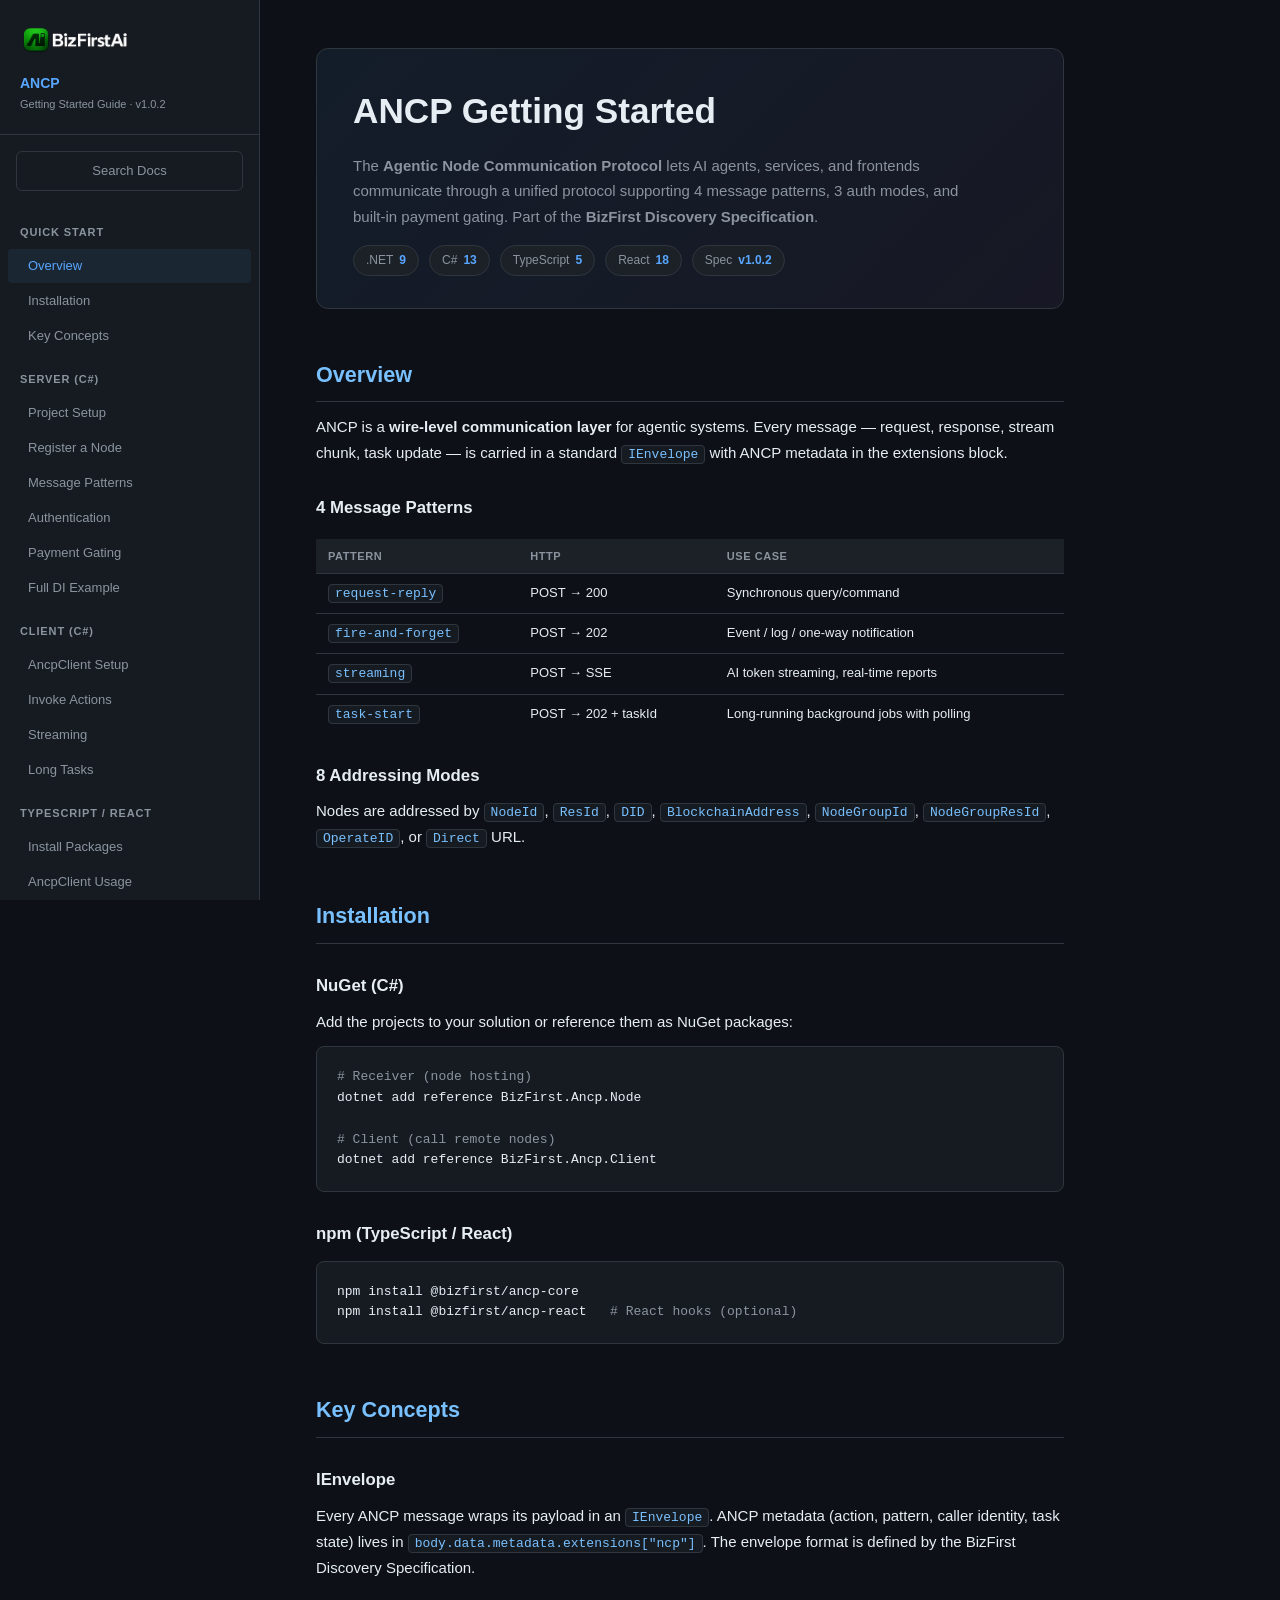
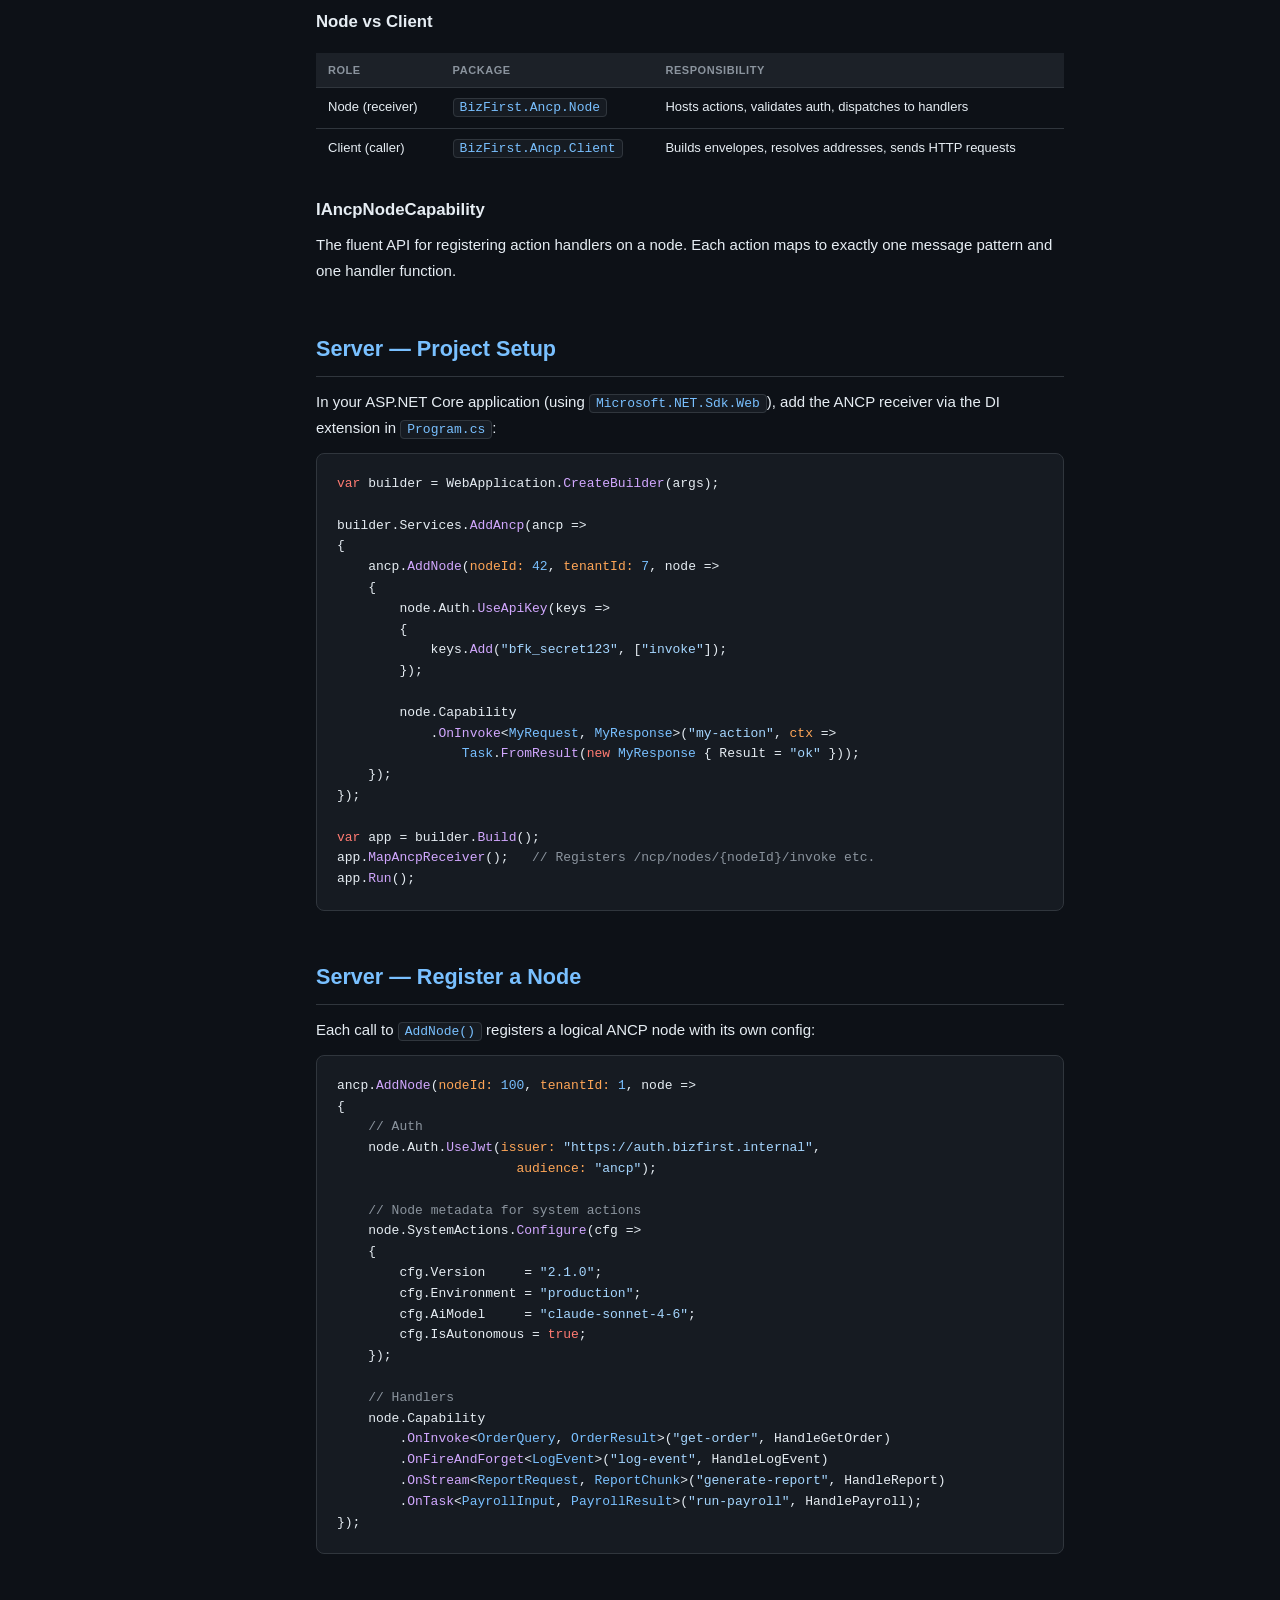
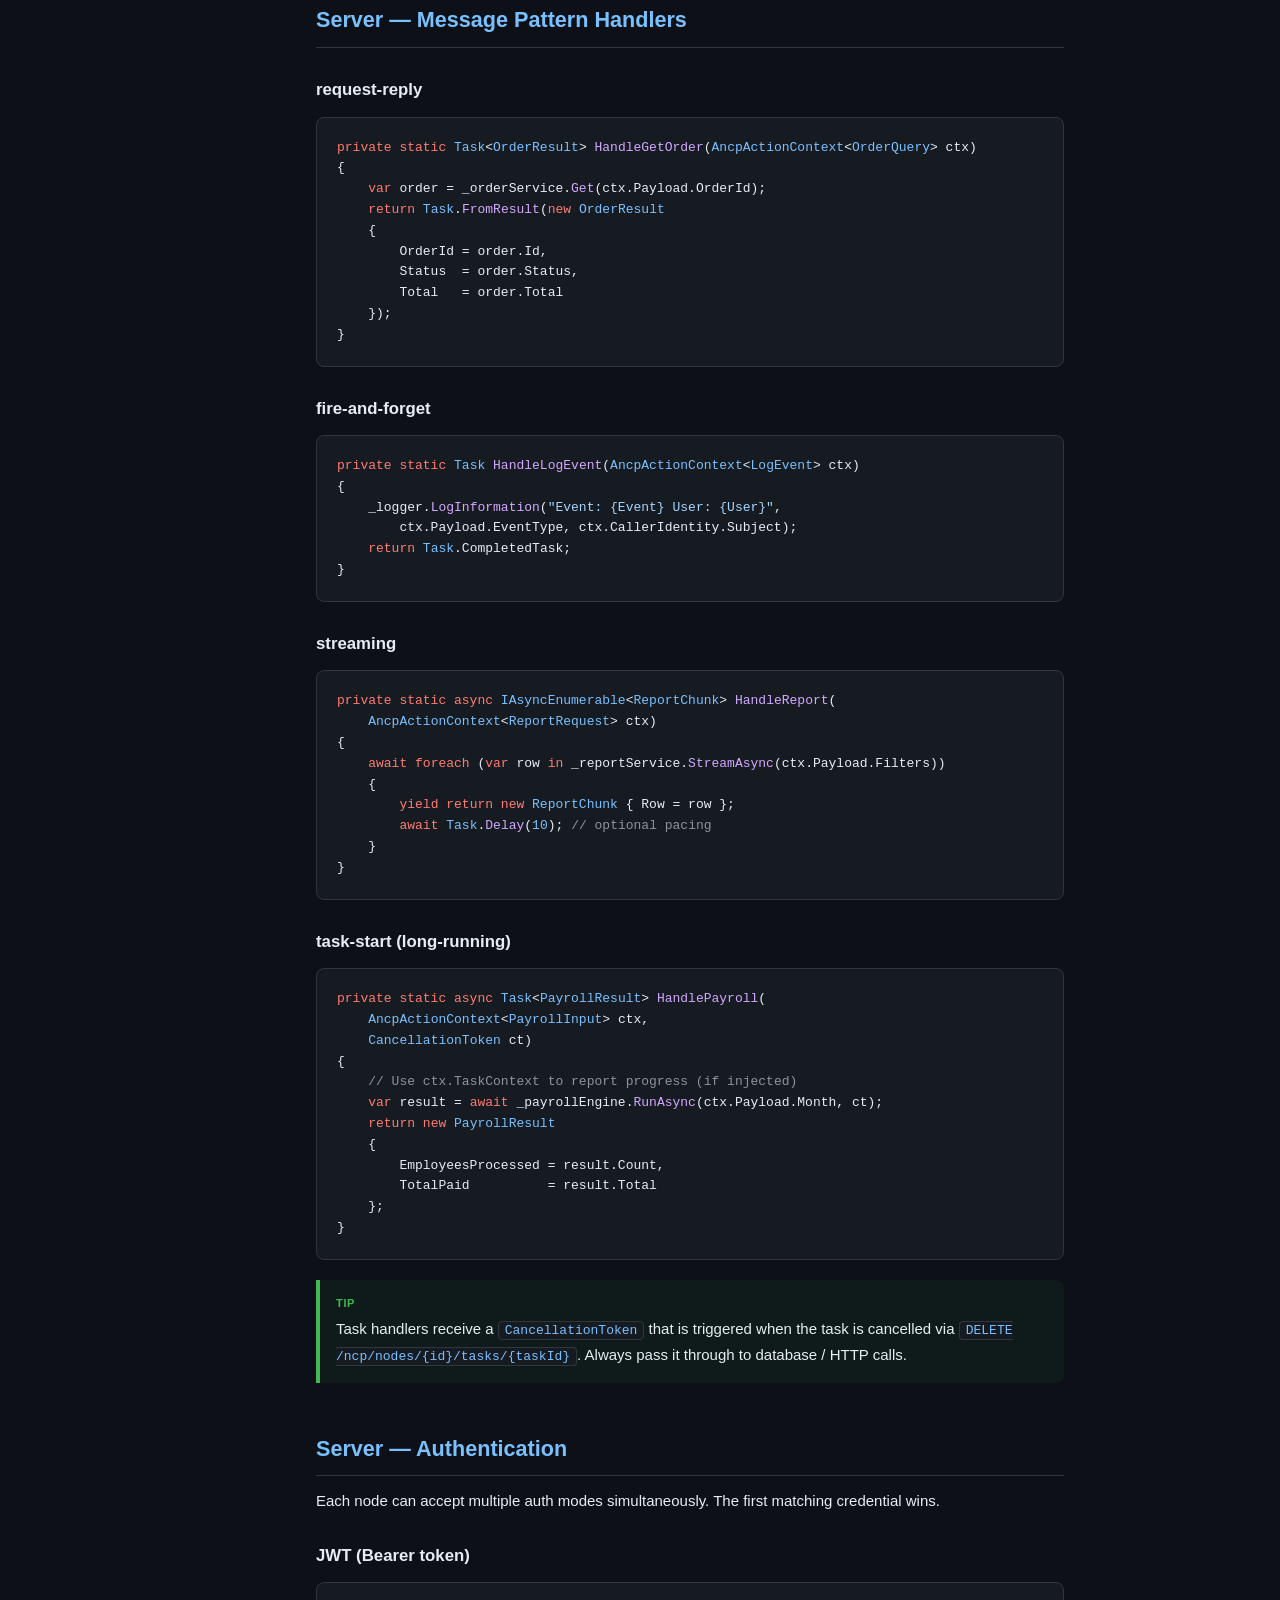
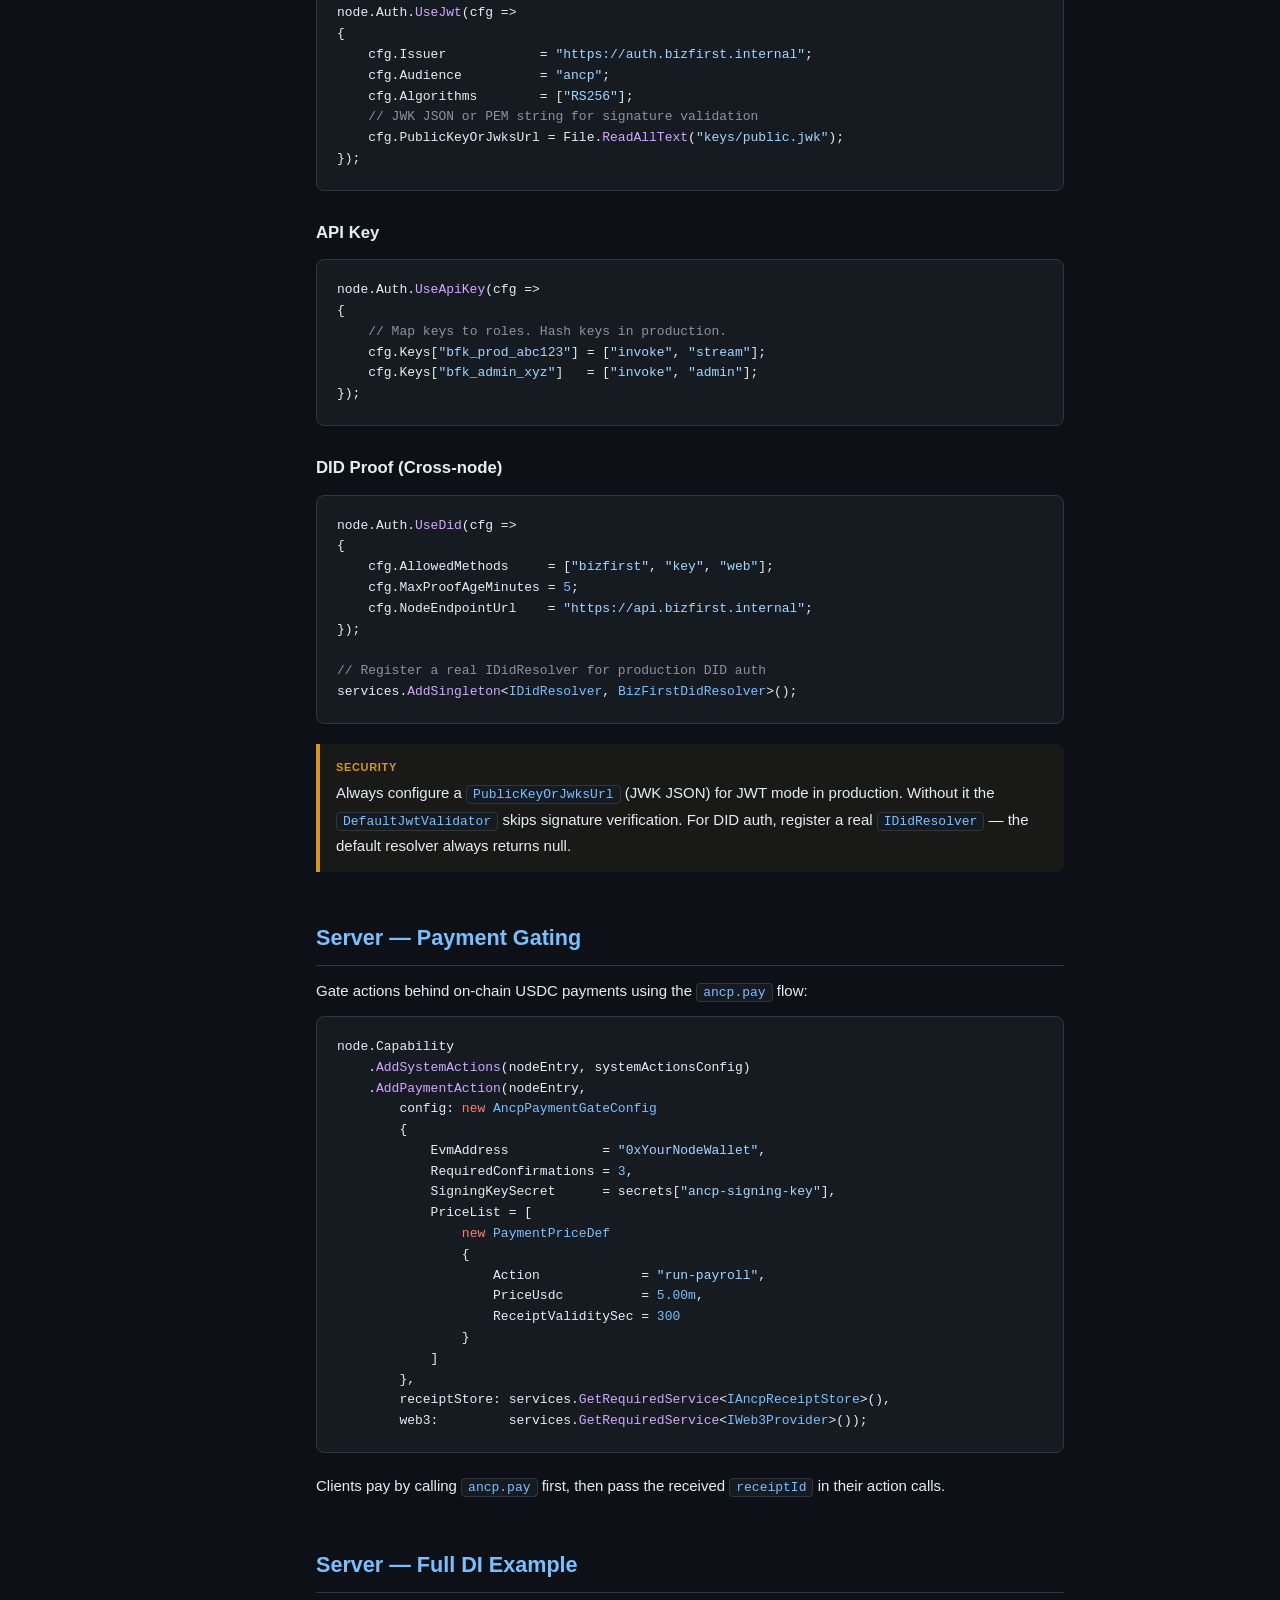
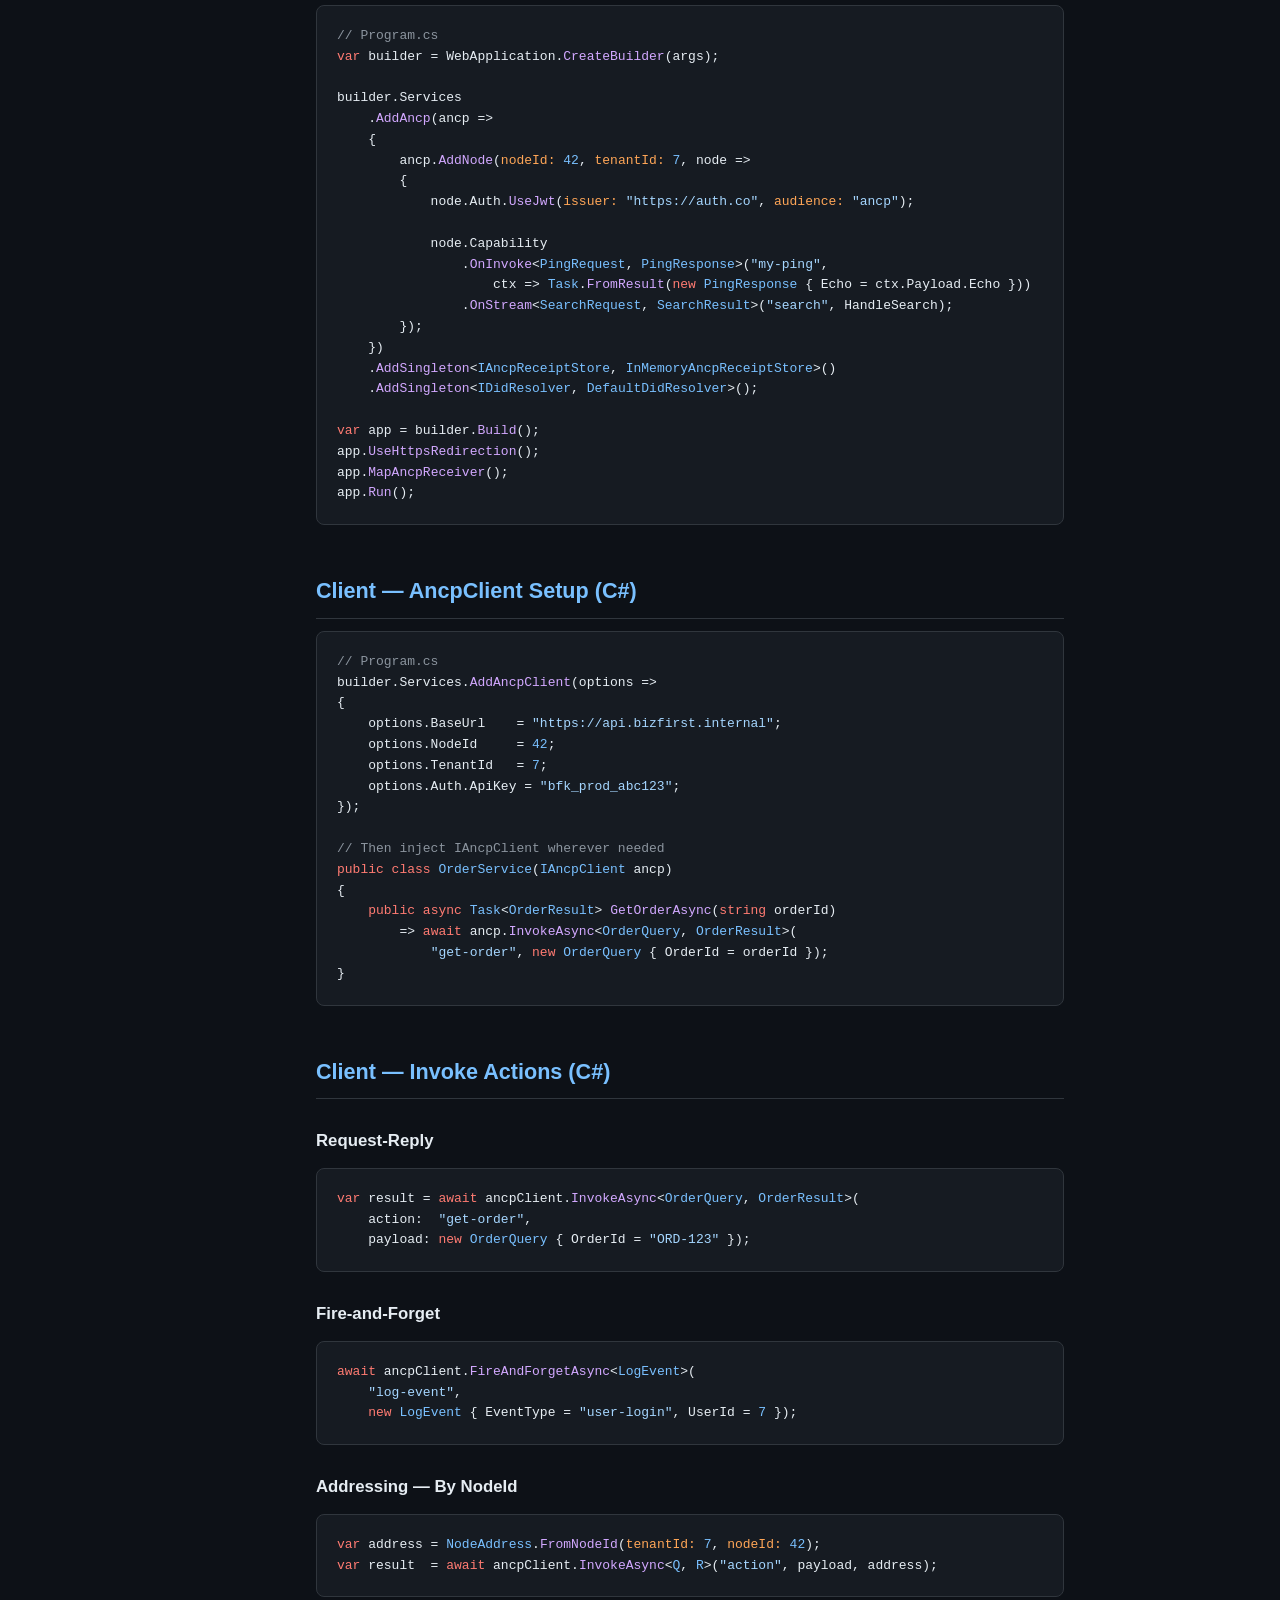
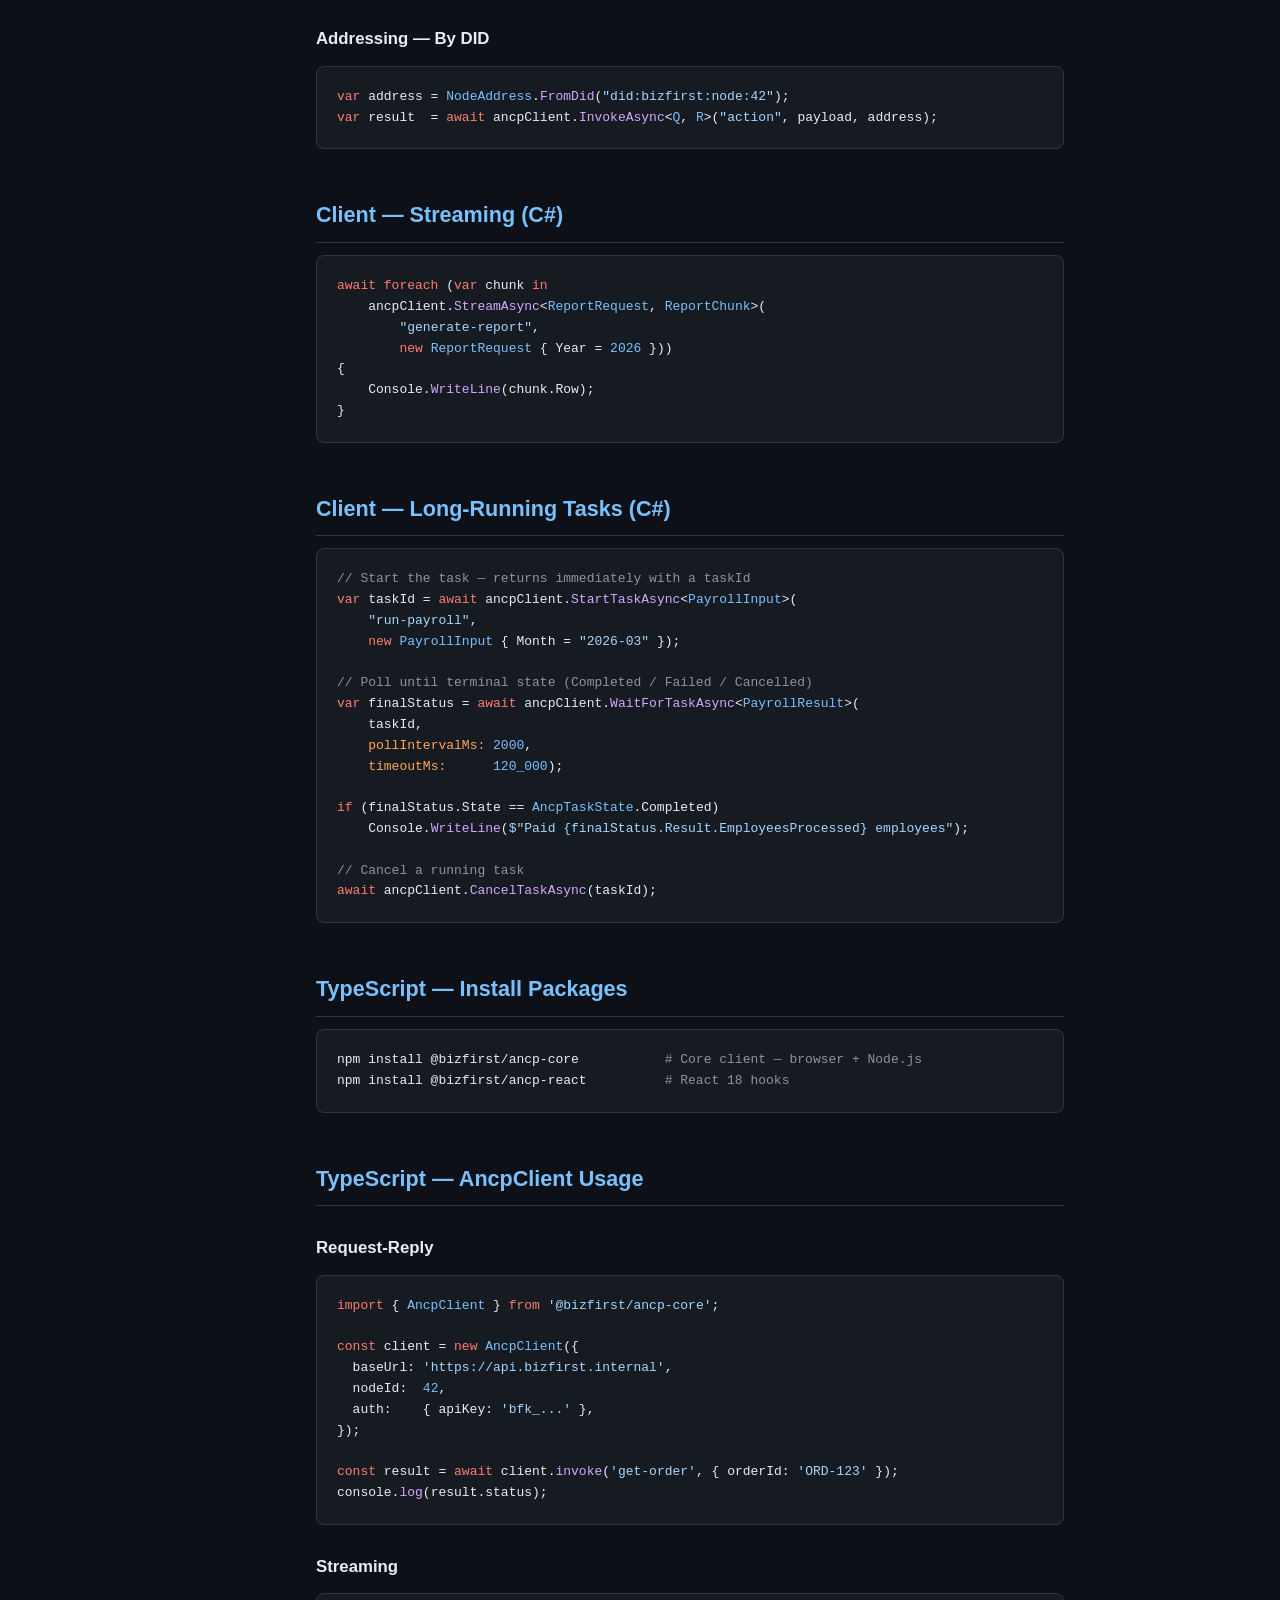
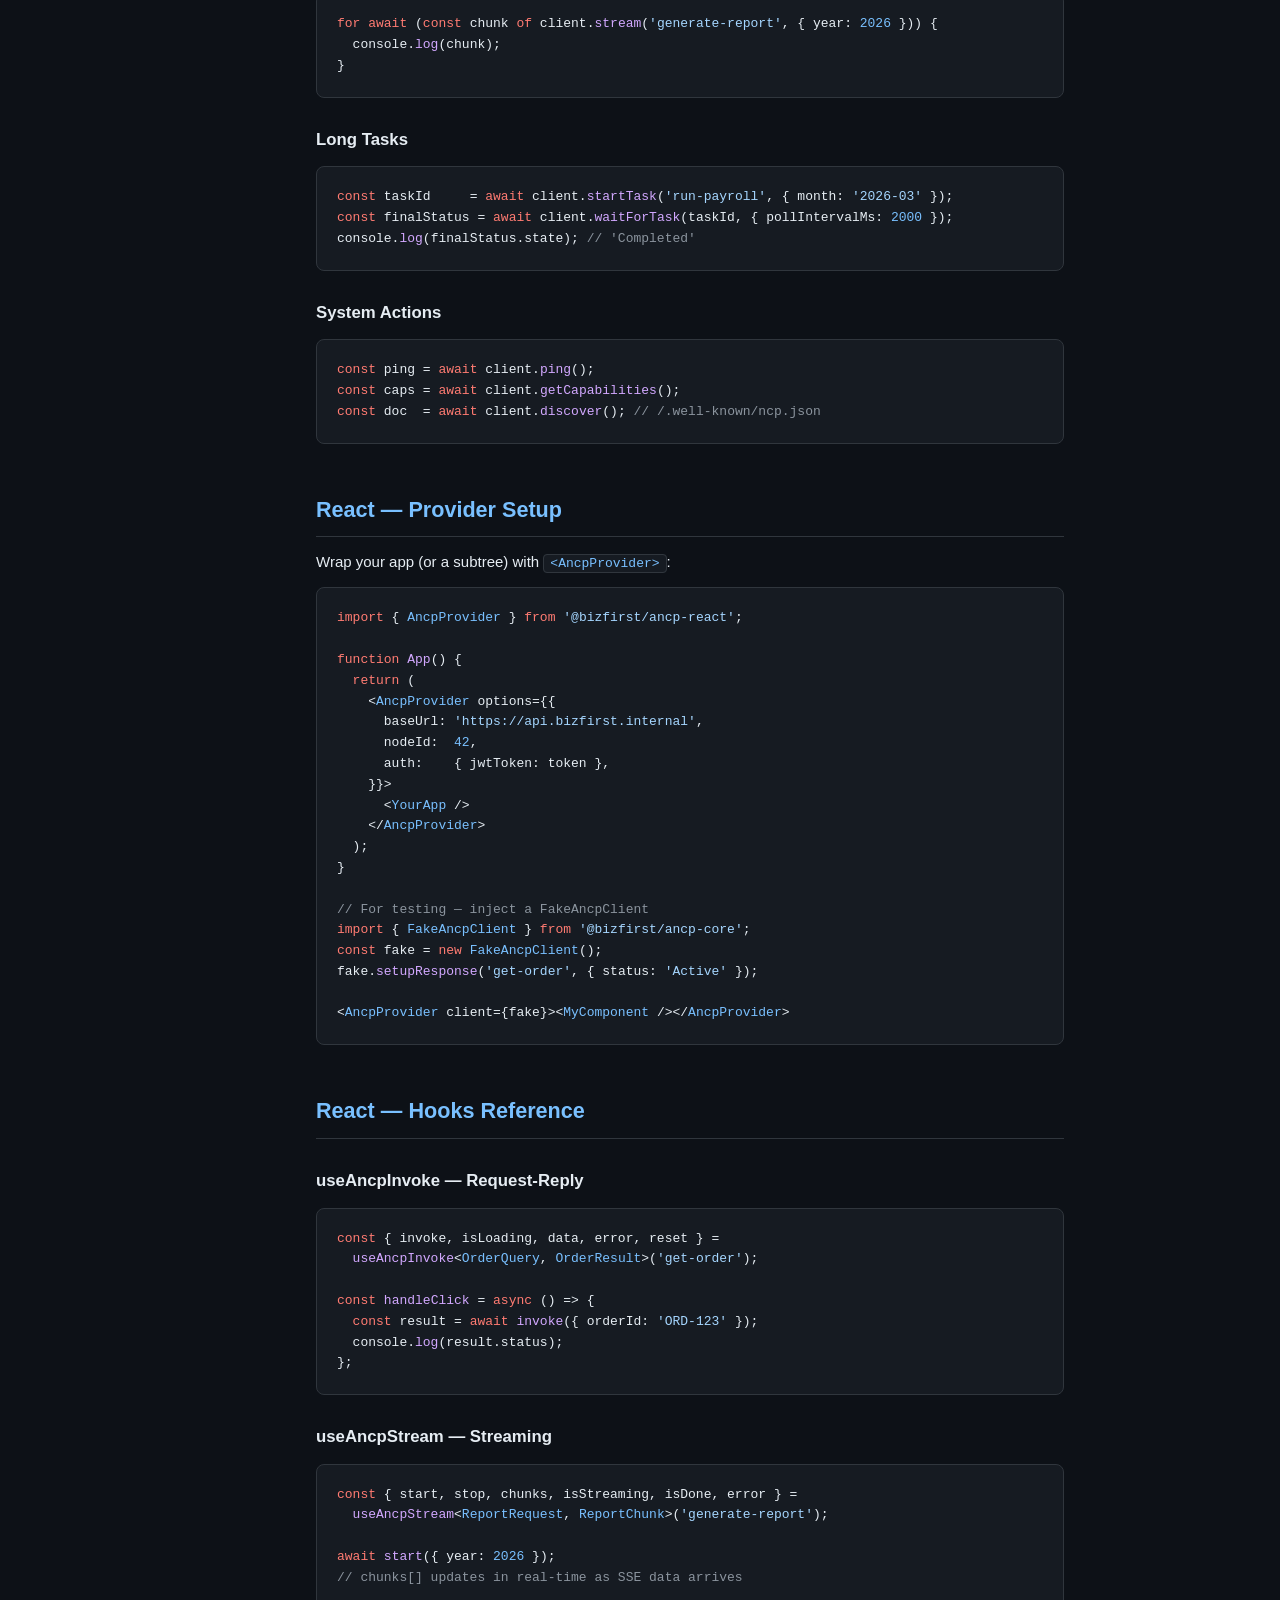
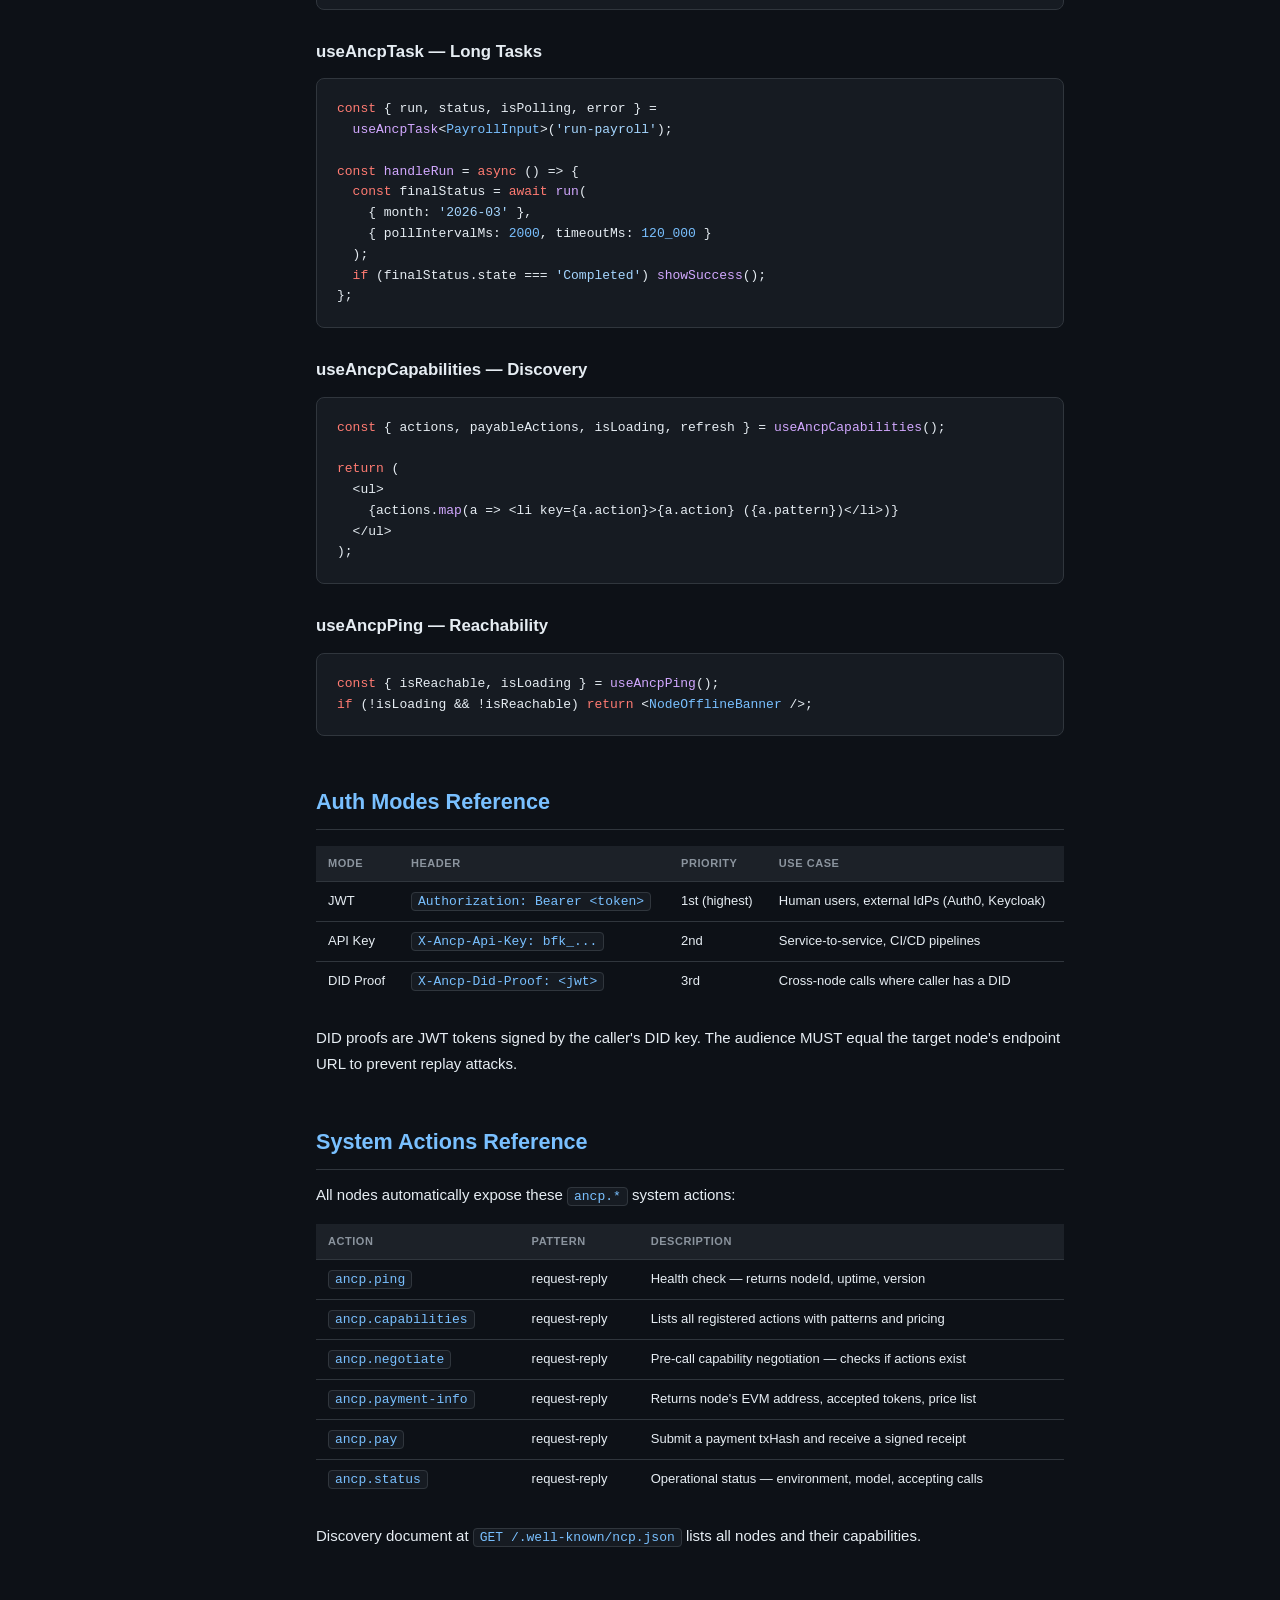
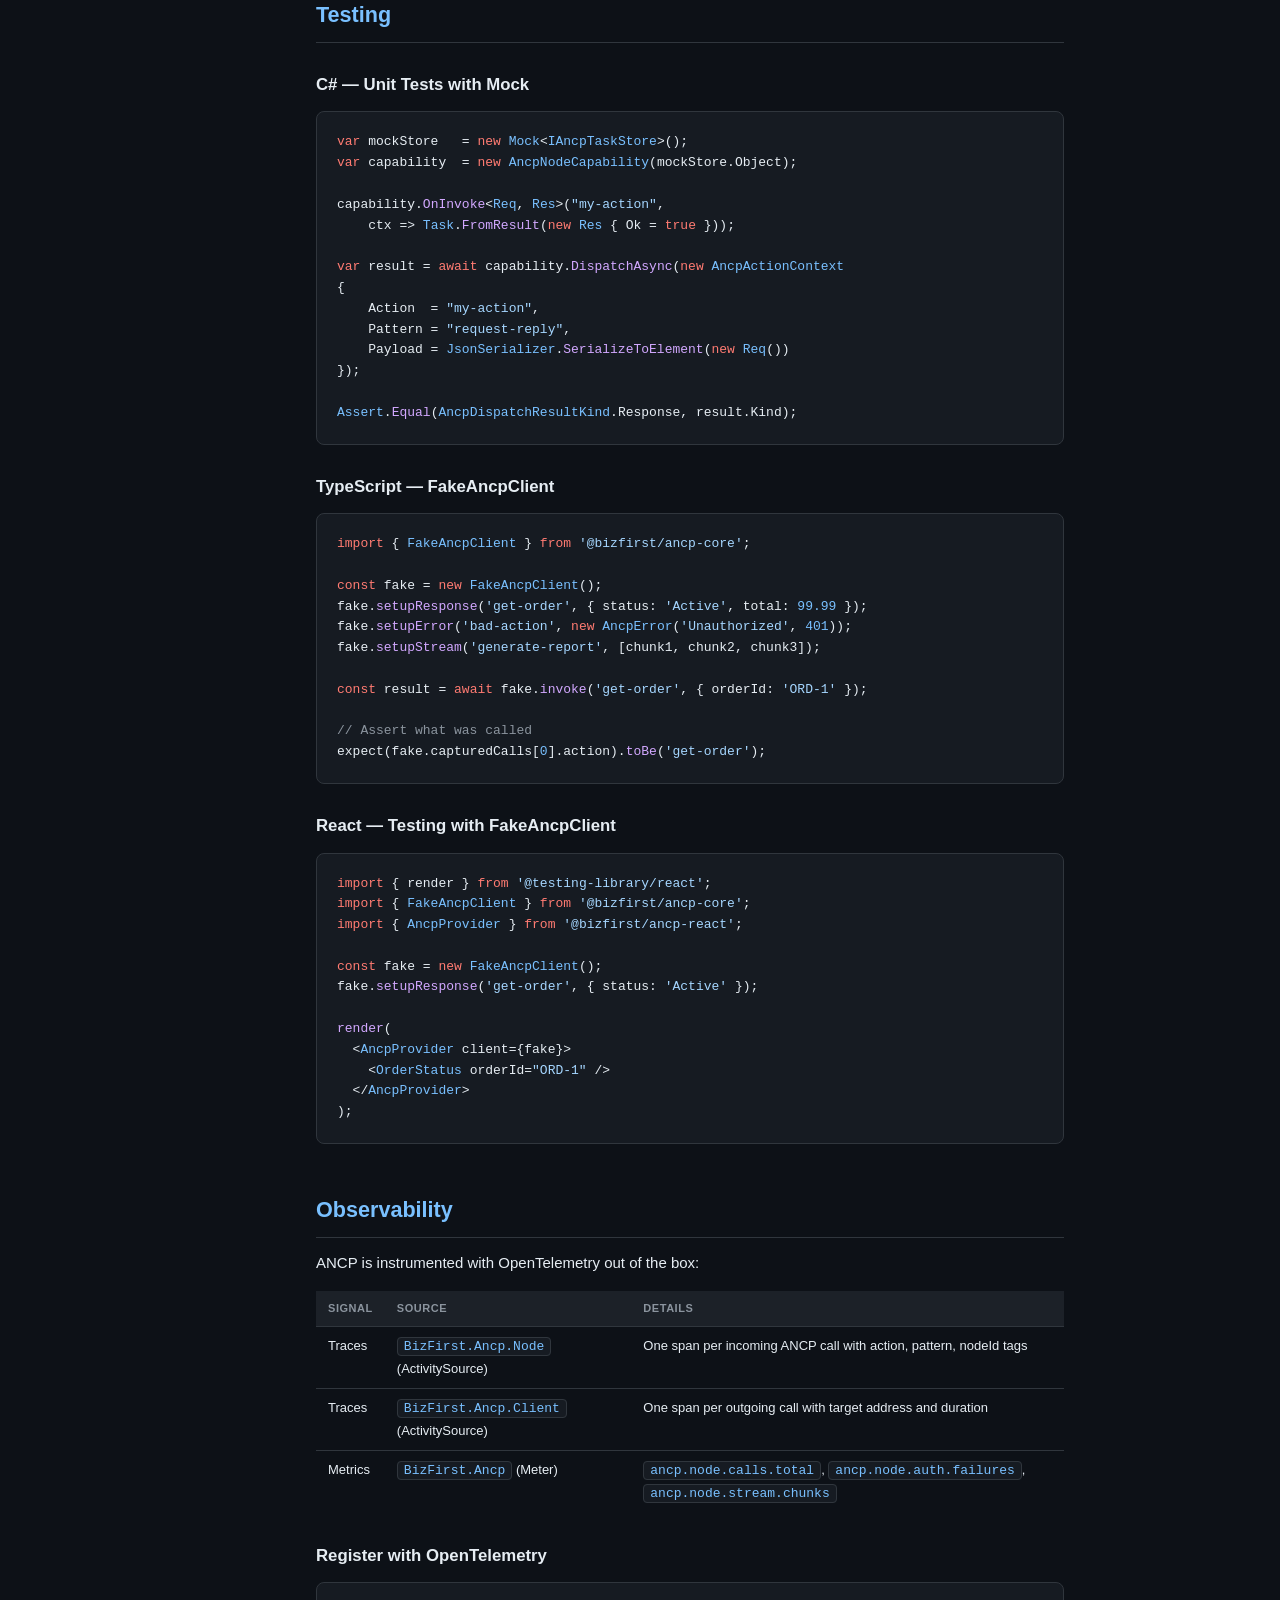
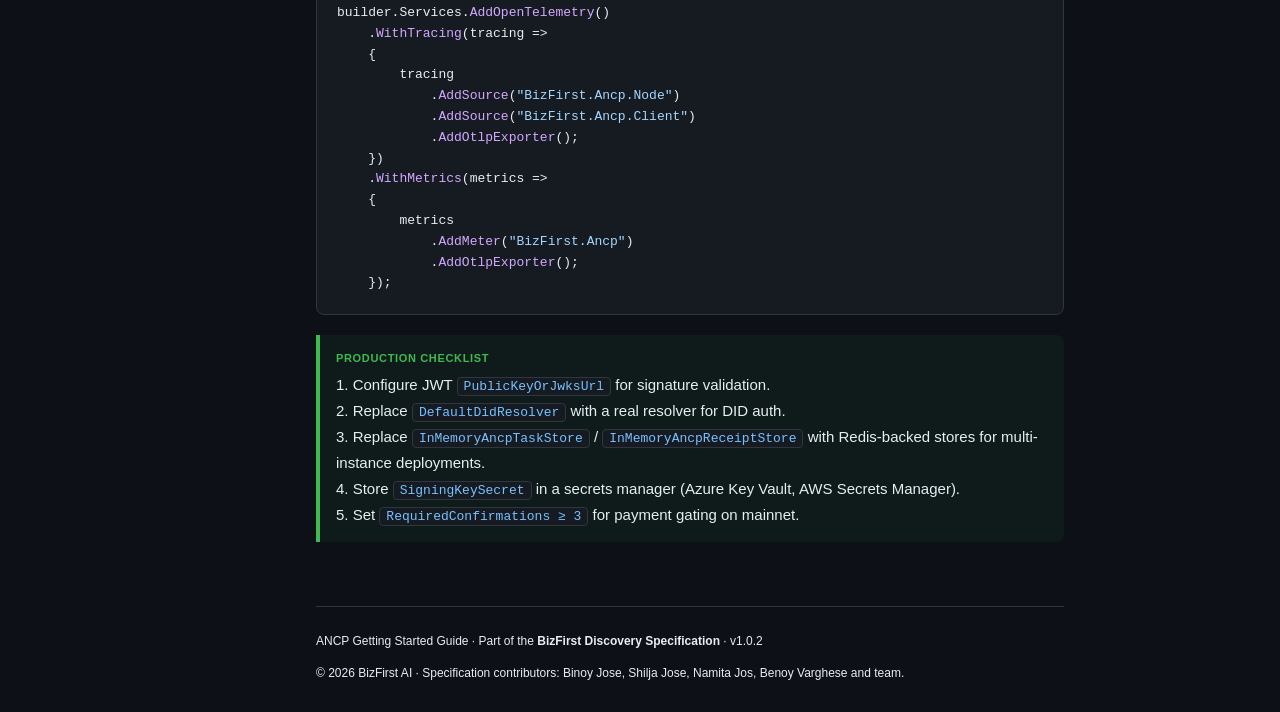
<file: docs/ANCP-gettingStarted.html>
<!DOCTYPE html>
<html lang="en">
<head>
  <meta charset="UTF-8" />
  <meta name="viewport" content="width=device-width, initial-scale=1.0" />
  <title>ANCP — Getting Started Guide</title>
  <style>
    :root {
      --bg:        #0d1117;
      --surface:   #161b22;
      --surface2:  #1c2128;
      --border:    #30363d;
      --accent:    #58a6ff;
      --accent2:   #79c0ff;
      --green:     #3fb950;
      --yellow:    #d29922;
      --red:       #f85149;
      --purple:    #bc8cff;
      --text:      #e6edf3;
      --text-muted:#8b949e;
      --code-bg:   #161b22;
    }
    * { box-sizing: border-box; margin: 0; padding: 0; }
    body {
      background: var(--bg);
      color: var(--text);
      font-family: -apple-system, BlinkMacSystemFont, "Segoe UI", Roboto, sans-serif;
      font-size: 15px;
      line-height: 1.7;
      display: flex;
      overflow-x: hidden;
    }
    /* ── Sidebar ─────────────────────────────────────── */
    nav {
      width: 260px;
      min-width: 260px;
      background: var(--surface);
      border-right: 1px solid var(--border);
      padding: 24px 0;
      position: sticky;
      top: 0;
      height: 100vh;
      overflow-y: auto;
    }
    .nav-logo {
      padding: 0 20px 20px;
      border-bottom: 1px solid var(--border);
      margin-bottom: 16px;
    }
    .nav-logo img { height: 32px; }
    .nav-logo .title { font-weight: 700; font-size: 14px; color: var(--accent); margin-top: 8px; }
    .nav-logo .sub { font-size: 11px; color: var(--text-muted); }
    nav a {
      display: block;
      padding: 6px 20px;
      color: var(--text-muted);
      text-decoration: none;
      font-size: 13px;
      transition: color 0.15s, background 0.15s;
      border-radius: 4px;
      margin: 1px 8px;
    }
    nav a:hover { color: var(--text); background: var(--surface2); }
    nav a.active { color: var(--accent); background: rgba(88,166,255,0.08); }
    .nav-section {
      font-size: 11px;
      font-weight: 600;
      text-transform: uppercase;
      letter-spacing: 0.08em;
      color: var(--text-muted);
      padding: 16px 20px 6px;
    }
    /* ── Main content ────────────────────────────────── */
    main {
      flex: 1;
      max-width: 860px;
      padding: 48px 56px;
      overflow-x: auto;
    }
    h1 { font-size: 2rem; font-weight: 700; margin-bottom: 8px; }
    h2 { font-size: 1.35rem; font-weight: 600; margin: 48px 0 12px; padding-bottom: 8px; border-bottom: 1px solid var(--border); color: var(--accent2); }
    h3 { font-size: 1.05rem; font-weight: 600; margin: 28px 0 8px; color: var(--text); }
    p  { margin-bottom: 12px; color: var(--text); }
    ul, ol { margin: 8px 0 12px 20px; }
    li { margin-bottom: 4px; }
    code {
      background: var(--code-bg);
      border: 1px solid var(--border);
      border-radius: 4px;
      padding: 1px 6px;
      font-family: "SFMono-Regular", Consolas, monospace;
      font-size: 13px;
      color: var(--accent2);
    }
    pre {
      background: var(--code-bg);
      border: 1px solid var(--border);
      border-radius: 8px;
      padding: 20px;
      overflow-x: auto;
      font-family: "SFMono-Regular", Consolas, monospace;
      font-size: 13px;
      line-height: 1.6;
      margin: 12px 0 20px;
      position: relative;
    }
    pre code { background: none; border: none; padding: 0; color: var(--text); font-size: 13px; }
    .lang-tag {
      position: absolute;
      top: 10px;
      right: 12px;
      font-size: 10px;
      color: var(--text-muted);
      text-transform: uppercase;
      letter-spacing: 0.06em;
    }
    /* Syntax colours (simple) */
    .kw { color: #ff7b72; }
    .ty { color: #79c0ff; }
    .st { color: #a5d6ff; }
    .cm { color: #8b949e; }
    .nu { color: #79c0ff; }
    .me { color: #d2a8ff; }
    .at { color: #ffa657; }

    .callout {
      border-left: 4px solid var(--accent);
      background: rgba(88,166,255,0.06);
      border-radius: 0 8px 8px 0;
      padding: 14px 16px;
      margin: 20px 0;
    }
    .callout.warn  { border-color: var(--yellow); background: rgba(210,153,34,0.06); }
    .callout.tip   { border-color: var(--green);  background: rgba(63,185,80,0.06);  }
    .callout .label { font-size: 11px; font-weight: 700; text-transform: uppercase; letter-spacing: 0.06em; margin-bottom: 4px; color: var(--accent); }
    .callout.warn .label { color: var(--yellow); }
    .callout.tip  .label { color: var(--green); }
    .callout p { margin: 0; }

    .steps { counter-reset: step; }
    .step {
      display: flex;
      gap: 16px;
      margin-bottom: 28px;
      align-items: flex-start;
    }
    .step-num {
      counter-increment: step;
      background: var(--accent);
      color: #0d1117;
      border-radius: 50%;
      width: 28px;
      min-width: 28px;
      height: 28px;
      display: flex;
      align-items: center;
      justify-content: center;
      font-weight: 700;
      font-size: 13px;
    }
    .step-body { flex: 1; }
    .badge {
      display: inline-block;
      font-size: 11px;
      font-weight: 600;
      padding: 2px 8px;
      border-radius: 12px;
      background: rgba(88,166,255,0.12);
      color: var(--accent);
      margin-left: 8px;
      vertical-align: middle;
    }
    .badge.green { background: rgba(63,185,80,0.12); color: var(--green); }
    .badge.yellow { background: rgba(210,153,34,0.12); color: var(--yellow); }
    table {
      width: 100%;
      border-collapse: collapse;
      margin: 16px 0 24px;
      font-size: 13px;
    }
    th {
      background: var(--surface2);
      color: var(--text-muted);
      padding: 8px 12px;
      text-align: left;
      font-size: 11px;
      font-weight: 600;
      text-transform: uppercase;
      letter-spacing: 0.05em;
      border-bottom: 1px solid var(--border);
    }
    td {
      padding: 8px 12px;
      border-bottom: 1px solid var(--border);
      vertical-align: top;
    }
    tr:last-child td { border-bottom: none; }
    .hero {
      background: linear-gradient(135deg, rgba(88,166,255,0.08) 0%, rgba(188,140,255,0.06) 100%);
      border: 1px solid var(--border);
      border-radius: 12px;
      padding: 32px 36px;
      margin-bottom: 40px;
    }
    .hero h1 { font-size: 2.2rem; margin-bottom: 12px; }
    .hero p { color: var(--text-muted); font-size: 15px; max-width: 640px; }
    .pill-row { display: flex; gap: 10px; margin-top: 16px; flex-wrap: wrap; }
    .pill {
      display: inline-flex;
      align-items: center;
      gap: 6px;
      background: var(--surface2);
      border: 1px solid var(--border);
      border-radius: 20px;
      padding: 4px 12px;
      font-size: 12px;
      color: var(--text-muted);
    }
    .pill span { color: var(--accent); font-weight: 600; }

    /* ── Table overflow wrapper ── */
    .table-wrap { overflow-x: auto; -webkit-overflow-scrolling: touch; margin: 16px 0 24px; }
    .table-wrap table { margin: 0; }

    /* ── Mobile responsive ── */
    @media (max-width: 768px) {
      body { display: block; }
      nav {
        width: 100%;
        min-width: 0;
        height: auto;
        position: static;
        overflow-y: visible;
        border-right: none;
        border-bottom: 1px solid var(--border);
        padding: 12px 0;
        display: flex;
        flex-wrap: wrap;
        align-items: center;
        gap: 0;
      }
      nav a { padding: 8px 14px; font-size: 12px; white-space: nowrap; }
      .nav-logo { padding: 8px 16px; border-bottom: none; margin-bottom: 0; border-right: 1px solid var(--border); }
      .nav-section { display: none; }
      main { max-width: 100%; padding: 24px 16px; overflow-x: hidden; }
    }

    @media (max-width: 480px) {
      nav { overflow-x: auto; flex-wrap: nowrap; }
      main { padding: 16px 12px; }
    }
  </style>
</head>
<body>

<!-- ════════════════ SIDEBAR ════════════════ -->
<nav>
  <div class="nav-logo">
    <img src="assets/Logo/logo.png" alt="BizFirst AI" />
    <div class="title">ANCP</div>
    <div class="sub">Getting Started Guide · v1.0.2</div>
  </div>

  <a href="https://docs.bizfirstai.com/search" target="_blank" rel="noopener" style="display:block;margin:0 16px 16px;padding:8px 12px;border:1px solid var(--border);border-radius:6px;text-align:center;font-size:13px;">Search Docs</a>

  <div class="nav-section">Quick Start</div>
  <a href="#overview">Overview</a>
  <a href="#install">Installation</a>
  <a href="#concepts">Key Concepts</a>

  <div class="nav-section">Server (C#)</div>
  <a href="#server-setup">Project Setup</a>
  <a href="#server-register">Register a Node</a>
  <a href="#server-patterns">Message Patterns</a>
  <a href="#server-auth">Authentication</a>
  <a href="#server-payment">Payment Gating</a>
  <a href="#server-di">Full DI Example</a>

  <div class="nav-section">Client (C#)</div>
  <a href="#client-setup">AncpClient Setup</a>
  <a href="#client-invoke">Invoke Actions</a>
  <a href="#client-stream">Streaming</a>
  <a href="#client-tasks">Long Tasks</a>

  <div class="nav-section">TypeScript / React</div>
  <a href="#ts-install">Install Packages</a>
  <a href="#ts-client">AncpClient Usage</a>
  <a href="#react-provider">React Provider</a>
  <a href="#react-hooks">Hooks Reference</a>

  <div class="nav-section">Reference</div>
  <a href="#auth-modes">Auth Modes</a>
  <a href="#system-actions">System Actions</a>
  <a href="#testing">Testing</a>
  <a href="#observability">Observability</a>
</nav>

<!-- ════════════════ MAIN ════════════════ -->
<main>

  <!-- ── Hero ── -->
  <div class="hero">
    <h1>ANCP Getting Started</h1>
    <p>
      The <strong>Agentic Node Communication Protocol</strong> lets AI agents, services, and frontends
      communicate through a unified protocol supporting 4 message patterns, 3 auth modes, and built-in
      payment gating. Part of the <strong>BizFirst Discovery Specification</strong>.
    </p>
    <div class="pill-row">
      <div class="pill">.NET <span>9</span></div>
      <div class="pill">C# <span>13</span></div>
      <div class="pill">TypeScript <span>5</span></div>
      <div class="pill">React <span>18</span></div>
      <div class="pill">Spec <span>v1.0.2</span></div>
    </div>
  </div>

  <!-- ── Overview ── -->
  <section id="overview">
    <h2>Overview</h2>
    <p>
      ANCP is a <strong>wire-level communication layer</strong> for agentic systems. Every message —
      request, response, stream chunk, task update — is carried in a standard
      <code>IEnvelope</code> with ANCP metadata in the extensions block.
    </p>

    <h3>4 Message Patterns</h3>
    <div class="table-wrap">
    <table>
      <tr><th>Pattern</th><th>HTTP</th><th>Use Case</th></tr>
      <tr><td><code>request-reply</code></td><td>POST → 200</td><td>Synchronous query/command</td></tr>
      <tr><td><code>fire-and-forget</code></td><td>POST → 202</td><td>Event / log / one-way notification</td></tr>
      <tr><td><code>streaming</code></td><td>POST → SSE</td><td>AI token streaming, real-time reports</td></tr>
      <tr><td><code>task-start</code></td><td>POST → 202 + taskId</td><td>Long-running background jobs with polling</td></tr>
    </table>
    </div>

    <h3>8 Addressing Modes</h3>
    <p>
      Nodes are addressed by <code>NodeId</code>, <code>ResId</code>, <code>DID</code>,
      <code>BlockchainAddress</code>, <code>NodeGroupId</code>, <code>NodeGroupResId</code>,
      <code>OperateID</code>, or <code>Direct</code> URL.
    </p>
  </section>

  <!-- ── Install ── -->
  <section id="install">
    <h2>Installation</h2>

    <h3>NuGet (C#)</h3>
    <p>Add the projects to your solution or reference them as NuGet packages:</p>
    <pre><code><span class="cm"># Receiver (node hosting)</span>
dotnet add reference BizFirst.Ancp.Node

<span class="cm"># Client (call remote nodes)</span>
dotnet add reference BizFirst.Ancp.Client</code></pre>

    <h3>npm (TypeScript / React)</h3>
    <pre><code>npm install @bizfirst/ancp-core
npm install @bizfirst/ancp-react   <span class="cm"># React hooks (optional)</span></code></pre>
  </section>

  <!-- ── Concepts ── -->
  <section id="concepts">
    <h2>Key Concepts</h2>

    <h3>IEnvelope</h3>
    <p>
      Every ANCP message wraps its payload in an <code>IEnvelope</code>.
      ANCP metadata (action, pattern, caller identity, task state) lives in
      <code>body.data.metadata.extensions["ncp"]</code>. The envelope format is defined
      by the BizFirst Discovery Specification.
    </p>

    <h3>Node vs Client</h3>
    <div class="table-wrap">
    <table>
      <tr><th>Role</th><th>Package</th><th>Responsibility</th></tr>
      <tr><td>Node (receiver)</td><td><code>BizFirst.Ancp.Node</code></td><td>Hosts actions, validates auth, dispatches to handlers</td></tr>
      <tr><td>Client (caller)</td><td><code>BizFirst.Ancp.Client</code></td><td>Builds envelopes, resolves addresses, sends HTTP requests</td></tr>
    </table>
    </div>

    <h3>IAncpNodeCapability</h3>
    <p>
      The fluent API for registering action handlers on a node. Each action maps to exactly
      one message pattern and one handler function.
    </p>
  </section>

  <!-- ══════════════════════════════════════
       SERVER SECTION
  ═══════════════════════════════════════ -->

  <section id="server-setup">
    <h2>Server — Project Setup</h2>
    <p>
      In your ASP.NET Core application (using <code>Microsoft.NET.Sdk.Web</code>),
      add the ANCP receiver via the DI extension in <code>Program.cs</code>:
    </p>
    <pre><code><span class="kw">var</span> builder = WebApplication.<span class="me">CreateBuilder</span>(args);

builder.Services.<span class="me">AddAncp</span>(ancp =>
{
    ancp.<span class="me">AddNode</span>(<span class="at">nodeId:</span> <span class="nu">42</span>, <span class="at">tenantId:</span> <span class="nu">7</span>, node =>
    {
        node.Auth.<span class="me">UseApiKey</span>(keys =>
        {
            keys.<span class="me">Add</span>(<span class="st">"bfk_secret123"</span>, [<span class="st">"invoke"</span>]);
        });

        node.Capability
            .<span class="me">OnInvoke</span>&lt;<span class="ty">MyRequest</span>, <span class="ty">MyResponse</span>&gt;(<span class="st">"my-action"</span>, <span class="at">ctx</span> =>
                <span class="ty">Task</span>.<span class="me">FromResult</span>(<span class="kw">new</span> <span class="ty">MyResponse</span> { Result = <span class="st">"ok"</span> }));
    });
});

<span class="kw">var</span> app = builder.<span class="me">Build</span>();
app.<span class="me">MapAncpReceiver</span>();   <span class="cm">// Registers /ncp/nodes/{nodeId}/invoke etc.</span>
app.<span class="me">Run</span>();</code></pre>
  </section>

  <section id="server-register">
    <h2>Server — Register a Node</h2>
    <p>Each call to <code>AddNode()</code> registers a logical ANCP node with its own config:</p>

    <pre><code>ancp.<span class="me">AddNode</span>(<span class="at">nodeId:</span> <span class="nu">100</span>, <span class="at">tenantId:</span> <span class="nu">1</span>, node =>
{
    <span class="cm">// Auth</span>
    node.Auth.<span class="me">UseJwt</span>(<span class="at">issuer:</span> <span class="st">"https://auth.bizfirst.internal"</span>,
                       <span class="at">audience:</span> <span class="st">"ancp"</span>);

    <span class="cm">// Node metadata for system actions</span>
    node.SystemActions.<span class="me">Configure</span>(cfg =>
    {
        cfg.Version     = <span class="st">"2.1.0"</span>;
        cfg.Environment = <span class="st">"production"</span>;
        cfg.AiModel     = <span class="st">"claude-sonnet-4-6"</span>;
        cfg.IsAutonomous = <span class="kw">true</span>;
    });

    <span class="cm">// Handlers</span>
    node.Capability
        .<span class="me">OnInvoke</span>&lt;<span class="ty">OrderQuery</span>, <span class="ty">OrderResult</span>&gt;(<span class="st">"get-order"</span>, HandleGetOrder)
        .<span class="me">OnFireAndForget</span>&lt;<span class="ty">LogEvent</span>&gt;(<span class="st">"log-event"</span>, HandleLogEvent)
        .<span class="me">OnStream</span>&lt;<span class="ty">ReportRequest</span>, <span class="ty">ReportChunk</span>&gt;(<span class="st">"generate-report"</span>, HandleReport)
        .<span class="me">OnTask</span>&lt;<span class="ty">PayrollInput</span>, <span class="ty">PayrollResult</span>&gt;(<span class="st">"run-payroll"</span>, HandlePayroll);
});</code></pre>
  </section>

  <section id="server-patterns">
    <h2>Server — Message Pattern Handlers</h2>

    <h3>request-reply</h3>
    <pre><code><span class="kw">private static</span> <span class="ty">Task</span>&lt;<span class="ty">OrderResult</span>&gt; <span class="me">HandleGetOrder</span>(<span class="ty">AncpActionContext</span>&lt;<span class="ty">OrderQuery</span>&gt; ctx)
{
    <span class="kw">var</span> order = _orderService.<span class="me">Get</span>(ctx.Payload.OrderId);
    <span class="kw">return</span> <span class="ty">Task</span>.<span class="me">FromResult</span>(<span class="kw">new</span> <span class="ty">OrderResult</span>
    {
        OrderId = order.Id,
        Status  = order.Status,
        Total   = order.Total
    });
}</code></pre>

    <h3>fire-and-forget</h3>
    <pre><code><span class="kw">private static</span> <span class="ty">Task</span> <span class="me">HandleLogEvent</span>(<span class="ty">AncpActionContext</span>&lt;<span class="ty">LogEvent</span>&gt; ctx)
{
    _logger.<span class="me">LogInformation</span>(<span class="st">"Event: {Event} User: {User}"</span>,
        ctx.Payload.EventType, ctx.CallerIdentity.Subject);
    <span class="kw">return</span> <span class="ty">Task</span>.CompletedTask;
}</code></pre>

    <h3>streaming</h3>
    <pre><code><span class="kw">private static async</span> <span class="ty">IAsyncEnumerable</span>&lt;<span class="ty">ReportChunk</span>&gt; <span class="me">HandleReport</span>(
    <span class="ty">AncpActionContext</span>&lt;<span class="ty">ReportRequest</span>&gt; ctx)
{
    <span class="kw">await foreach</span> (<span class="kw">var</span> row <span class="kw">in</span> _reportService.<span class="me">StreamAsync</span>(ctx.Payload.Filters))
    {
        <span class="kw">yield return new</span> <span class="ty">ReportChunk</span> { Row = row };
        <span class="kw">await</span> <span class="ty">Task</span>.<span class="me">Delay</span>(<span class="nu">10</span>); <span class="cm">// optional pacing</span>
    }
}</code></pre>

    <h3>task-start (long-running)</h3>
    <pre><code><span class="kw">private static async</span> <span class="ty">Task</span>&lt;<span class="ty">PayrollResult</span>&gt; <span class="me">HandlePayroll</span>(
    <span class="ty">AncpActionContext</span>&lt;<span class="ty">PayrollInput</span>&gt; ctx,
    <span class="ty">CancellationToken</span> ct)
{
    <span class="cm">// Use ctx.TaskContext to report progress (if injected)</span>
    <span class="kw">var</span> result = <span class="kw">await</span> _payrollEngine.<span class="me">RunAsync</span>(ctx.Payload.Month, ct);
    <span class="kw">return new</span> <span class="ty">PayrollResult</span>
    {
        EmployeesProcessed = result.Count,
        TotalPaid          = result.Total
    };
}</code></pre>

    <div class="callout tip">
      <div class="label">Tip</div>
      <p>Task handlers receive a <code>CancellationToken</code> that is triggered when the task is cancelled via <code>DELETE /ncp/nodes/{id}/tasks/{taskId}</code>. Always pass it through to database / HTTP calls.</p>
    </div>
  </section>

  <section id="server-auth">
    <h2>Server — Authentication</h2>
    <p>Each node can accept multiple auth modes simultaneously. The first matching credential wins.</p>

    <h3>JWT (Bearer token)</h3>
    <pre><code>node.Auth.<span class="me">UseJwt</span>(cfg =>
{
    cfg.Issuer            = <span class="st">"https://auth.bizfirst.internal"</span>;
    cfg.Audience          = <span class="st">"ancp"</span>;
    cfg.Algorithms        = [<span class="st">"RS256"</span>];
    <span class="cm">// JWK JSON or PEM string for signature validation</span>
    cfg.PublicKeyOrJwksUrl = File.<span class="me">ReadAllText</span>(<span class="st">"keys/public.jwk"</span>);
});</code></pre>

    <h3>API Key</h3>
    <pre><code>node.Auth.<span class="me">UseApiKey</span>(cfg =>
{
    <span class="cm">// Map keys to roles. Hash keys in production.</span>
    cfg.Keys[<span class="st">"bfk_prod_abc123"</span>] = [<span class="st">"invoke"</span>, <span class="st">"stream"</span>];
    cfg.Keys[<span class="st">"bfk_admin_xyz"</span>]   = [<span class="st">"invoke"</span>, <span class="st">"admin"</span>];
});</code></pre>

    <h3>DID Proof (Cross-node)</h3>
    <pre><code>node.Auth.<span class="me">UseDid</span>(cfg =>
{
    cfg.AllowedMethods     = [<span class="st">"bizfirst"</span>, <span class="st">"key"</span>, <span class="st">"web"</span>];
    cfg.MaxProofAgeMinutes = <span class="nu">5</span>;
    cfg.NodeEndpointUrl    = <span class="st">"https://api.bizfirst.internal"</span>;
});

<span class="cm">// Register a real IDidResolver for production DID auth</span>
services.<span class="me">AddSingleton</span>&lt;<span class="ty">IDidResolver</span>, <span class="ty">BizFirstDidResolver</span>&gt;();</code></pre>

    <div class="callout warn">
      <div class="label">Security</div>
      <p>
        Always configure a <code>PublicKeyOrJwksUrl</code> (JWK JSON) for JWT mode in production.
        Without it the <code>DefaultJwtValidator</code> skips signature verification.
        For DID auth, register a real <code>IDidResolver</code> — the default resolver always returns null.
      </p>
    </div>
  </section>

  <section id="server-payment">
    <h2>Server — Payment Gating</h2>
    <p>Gate actions behind on-chain USDC payments using the <code>ancp.pay</code> flow:</p>

    <pre><code>node.Capability
    .<span class="me">AddSystemActions</span>(nodeEntry, systemActionsConfig)
    .<span class="me">AddPaymentAction</span>(nodeEntry,
        config: <span class="kw">new</span> <span class="ty">AncpPaymentGateConfig</span>
        {
            EvmAddress            = <span class="st">"0xYourNodeWallet"</span>,
            RequiredConfirmations = <span class="nu">3</span>,
            SigningKeySecret      = secrets[<span class="st">"ancp-signing-key"</span>],
            PriceList = [
                <span class="kw">new</span> <span class="ty">PaymentPriceDef</span>
                {
                    Action             = <span class="st">"run-payroll"</span>,
                    PriceUsdc          = <span class="nu">5.00m</span>,
                    ReceiptValiditySec = <span class="nu">300</span>
                }
            ]
        },
        receiptStore: services.<span class="me">GetRequiredService</span>&lt;<span class="ty">IAncpReceiptStore</span>&gt;(),
        web3:         services.<span class="me">GetRequiredService</span>&lt;<span class="ty">IWeb3Provider</span>&gt;());</code></pre>

    <p>Clients pay by calling <code>ancp.pay</code> first, then pass the received <code>receiptId</code> in their action calls.</p>
  </section>

  <section id="server-di">
    <h2>Server — Full DI Example</h2>
    <pre><code><span class="cm">// Program.cs</span>
<span class="kw">var</span> builder = WebApplication.<span class="me">CreateBuilder</span>(args);

builder.Services
    .<span class="me">AddAncp</span>(ancp =>
    {
        ancp.<span class="me">AddNode</span>(<span class="at">nodeId:</span> <span class="nu">42</span>, <span class="at">tenantId:</span> <span class="nu">7</span>, node =>
        {
            node.Auth.<span class="me">UseJwt</span>(<span class="at">issuer:</span> <span class="st">"https://auth.co"</span>, <span class="at">audience:</span> <span class="st">"ancp"</span>);

            node.Capability
                .<span class="me">OnInvoke</span>&lt;<span class="ty">PingRequest</span>, <span class="ty">PingResponse</span>&gt;(<span class="st">"my-ping"</span>,
                    ctx => <span class="ty">Task</span>.<span class="me">FromResult</span>(<span class="kw">new</span> <span class="ty">PingResponse</span> { Echo = ctx.Payload.Echo }))
                .<span class="me">OnStream</span>&lt;<span class="ty">SearchRequest</span>, <span class="ty">SearchResult</span>&gt;(<span class="st">"search"</span>, HandleSearch);
        });
    })
    .<span class="me">AddSingleton</span>&lt;<span class="ty">IAncpReceiptStore</span>, <span class="ty">InMemoryAncpReceiptStore</span>&gt;()
    .<span class="me">AddSingleton</span>&lt;<span class="ty">IDidResolver</span>, <span class="ty">DefaultDidResolver</span>&gt;();

<span class="kw">var</span> app = builder.<span class="me">Build</span>();
app.<span class="me">UseHttpsRedirection</span>();
app.<span class="me">MapAncpReceiver</span>();
app.<span class="me">Run</span>();</code></pre>
  </section>

  <!-- ══════════════════════════════════════
       CLIENT SECTION
  ═══════════════════════════════════════ -->

  <section id="client-setup">
    <h2>Client — AncpClient Setup (C#)</h2>
    <pre><code><span class="cm">// Program.cs</span>
builder.Services.<span class="me">AddAncpClient</span>(options =>
{
    options.BaseUrl    = <span class="st">"https://api.bizfirst.internal"</span>;
    options.NodeId     = <span class="nu">42</span>;
    options.TenantId   = <span class="nu">7</span>;
    options.Auth.ApiKey = <span class="st">"bfk_prod_abc123"</span>;
});

<span class="cm">// Then inject IAncpClient wherever needed</span>
<span class="kw">public class</span> <span class="ty">OrderService</span>(<span class="ty">IAncpClient</span> ancp)
{
    <span class="kw">public async</span> <span class="ty">Task</span>&lt;<span class="ty">OrderResult</span>&gt; <span class="me">GetOrderAsync</span>(<span class="kw">string</span> orderId)
        => <span class="kw">await</span> ancp.<span class="me">InvokeAsync</span>&lt;<span class="ty">OrderQuery</span>, <span class="ty">OrderResult</span>&gt;(
            <span class="st">"get-order"</span>, <span class="kw">new</span> <span class="ty">OrderQuery</span> { OrderId = orderId });
}</code></pre>
  </section>

  <section id="client-invoke">
    <h2>Client — Invoke Actions (C#)</h2>

    <h3>Request-Reply</h3>
    <pre><code><span class="kw">var</span> result = <span class="kw">await</span> ancpClient.<span class="me">InvokeAsync</span>&lt;<span class="ty">OrderQuery</span>, <span class="ty">OrderResult</span>&gt;(
    action:  <span class="st">"get-order"</span>,
    payload: <span class="kw">new</span> <span class="ty">OrderQuery</span> { OrderId = <span class="st">"ORD-123"</span> });</code></pre>

    <h3>Fire-and-Forget</h3>
    <pre><code><span class="kw">await</span> ancpClient.<span class="me">FireAndForgetAsync</span>&lt;<span class="ty">LogEvent</span>&gt;(
    <span class="st">"log-event"</span>,
    <span class="kw">new</span> <span class="ty">LogEvent</span> { EventType = <span class="st">"user-login"</span>, UserId = <span class="nu">7</span> });</code></pre>

    <h3>Addressing — By NodeId</h3>
    <pre><code><span class="kw">var</span> address = <span class="ty">NodeAddress</span>.<span class="me">FromNodeId</span>(<span class="at">tenantId:</span> <span class="nu">7</span>, <span class="at">nodeId:</span> <span class="nu">42</span>);
<span class="kw">var</span> result  = <span class="kw">await</span> ancpClient.<span class="me">InvokeAsync</span>&lt;<span class="ty">Q</span>, <span class="ty">R</span>&gt;(<span class="st">"action"</span>, payload, address);</code></pre>

    <h3>Addressing — By DID</h3>
    <pre><code><span class="kw">var</span> address = <span class="ty">NodeAddress</span>.<span class="me">FromDid</span>(<span class="st">"did:bizfirst:node:42"</span>);
<span class="kw">var</span> result  = <span class="kw">await</span> ancpClient.<span class="me">InvokeAsync</span>&lt;<span class="ty">Q</span>, <span class="ty">R</span>&gt;(<span class="st">"action"</span>, payload, address);</code></pre>
  </section>

  <section id="client-stream">
    <h2>Client — Streaming (C#)</h2>
    <pre><code><span class="kw">await foreach</span> (<span class="kw">var</span> chunk <span class="kw">in</span>
    ancpClient.<span class="me">StreamAsync</span>&lt;<span class="ty">ReportRequest</span>, <span class="ty">ReportChunk</span>&gt;(
        <span class="st">"generate-report"</span>,
        <span class="kw">new</span> <span class="ty">ReportRequest</span> { Year = <span class="nu">2026</span> }))
{
    Console.<span class="me">WriteLine</span>(chunk.Row);
}</code></pre>
  </section>

  <section id="client-tasks">
    <h2>Client — Long-Running Tasks (C#)</h2>
    <pre><code><span class="cm">// Start the task — returns immediately with a taskId</span>
<span class="kw">var</span> taskId = <span class="kw">await</span> ancpClient.<span class="me">StartTaskAsync</span>&lt;<span class="ty">PayrollInput</span>&gt;(
    <span class="st">"run-payroll"</span>,
    <span class="kw">new</span> <span class="ty">PayrollInput</span> { Month = <span class="st">"2026-03"</span> });

<span class="cm">// Poll until terminal state (Completed / Failed / Cancelled)</span>
<span class="kw">var</span> finalStatus = <span class="kw">await</span> ancpClient.<span class="me">WaitForTaskAsync</span>&lt;<span class="ty">PayrollResult</span>&gt;(
    taskId,
    <span class="at">pollIntervalMs:</span> <span class="nu">2000</span>,
    <span class="at">timeoutMs:</span>      <span class="nu">120_000</span>);

<span class="kw">if</span> (finalStatus.State == <span class="ty">AncpTaskState</span>.Completed)
    Console.<span class="me">WriteLine</span>(<span class="st">$"Paid {finalStatus.Result.EmployeesProcessed} employees"</span>);

<span class="cm">// Cancel a running task</span>
<span class="kw">await</span> ancpClient.<span class="me">CancelTaskAsync</span>(taskId);</code></pre>
  </section>

  <!-- ══════════════════════════════════════
       TYPESCRIPT / REACT
  ═══════════════════════════════════════ -->

  <section id="ts-install">
    <h2>TypeScript — Install Packages</h2>
    <pre><code>npm install @bizfirst/ancp-core           <span class="cm"># Core client — browser + Node.js</span>
npm install @bizfirst/ancp-react          <span class="cm"># React 18 hooks</span></code></pre>
  </section>

  <section id="ts-client">
    <h2>TypeScript — AncpClient Usage</h2>

    <h3>Request-Reply</h3>
    <pre><code><span class="kw">import</span> { <span class="ty">AncpClient</span> } <span class="kw">from</span> <span class="st">'@bizfirst/ancp-core'</span>;

<span class="kw">const</span> client = <span class="kw">new</span> <span class="ty">AncpClient</span>({
  baseUrl: <span class="st">'https://api.bizfirst.internal'</span>,
  nodeId:  <span class="nu">42</span>,
  auth:    { apiKey: <span class="st">'bfk_...'</span> },
});

<span class="kw">const</span> result = <span class="kw">await</span> client.<span class="me">invoke</span>(<span class="st">'get-order'</span>, { orderId: <span class="st">'ORD-123'</span> });
console.<span class="me">log</span>(result.status);</code></pre>

    <h3>Streaming</h3>
    <pre><code><span class="kw">for await</span> (<span class="kw">const</span> chunk <span class="kw">of</span> client.<span class="me">stream</span>(<span class="st">'generate-report'</span>, { year: <span class="nu">2026</span> })) {
  console.<span class="me">log</span>(chunk);
}</code></pre>

    <h3>Long Tasks</h3>
    <pre><code><span class="kw">const</span> taskId     = <span class="kw">await</span> client.<span class="me">startTask</span>(<span class="st">'run-payroll'</span>, { month: <span class="st">'2026-03'</span> });
<span class="kw">const</span> finalStatus = <span class="kw">await</span> client.<span class="me">waitForTask</span>(taskId, { pollIntervalMs: <span class="nu">2000</span> });
console.<span class="me">log</span>(finalStatus.state); <span class="cm">// 'Completed'</span></code></pre>

    <h3>System Actions</h3>
    <pre><code><span class="kw">const</span> ping = <span class="kw">await</span> client.<span class="me">ping</span>();
<span class="kw">const</span> caps = <span class="kw">await</span> client.<span class="me">getCapabilities</span>();
<span class="kw">const</span> doc  = <span class="kw">await</span> client.<span class="me">discover</span>(); <span class="cm">// /.well-known/ncp.json</span></code></pre>
  </section>

  <section id="react-provider">
    <h2>React — Provider Setup</h2>
    <p>Wrap your app (or a subtree) with <code>&lt;AncpProvider&gt;</code>:</p>
    <pre><code><span class="kw">import</span> { <span class="ty">AncpProvider</span> } <span class="kw">from</span> <span class="st">'@bizfirst/ancp-react'</span>;

<span class="kw">function</span> <span class="me">App</span>() {
  <span class="kw">return</span> (
    &lt;<span class="ty">AncpProvider</span> options={{
      baseUrl: <span class="st">'https://api.bizfirst.internal'</span>,
      nodeId:  <span class="nu">42</span>,
      auth:    { jwtToken: token },
    }}&gt;
      &lt;<span class="ty">YourApp</span> /&gt;
    &lt;/<span class="ty">AncpProvider</span>&gt;
  );
}

<span class="cm">// For testing — inject a FakeAncpClient</span>
<span class="kw">import</span> { <span class="ty">FakeAncpClient</span> } <span class="kw">from</span> <span class="st">'@bizfirst/ancp-core'</span>;
<span class="kw">const</span> fake = <span class="kw">new</span> <span class="ty">FakeAncpClient</span>();
fake.<span class="me">setupResponse</span>(<span class="st">'get-order'</span>, { status: <span class="st">'Active'</span> });

&lt;<span class="ty">AncpProvider</span> client={fake}&gt;&lt;<span class="ty">MyComponent</span> /&gt;&lt;/<span class="ty">AncpProvider</span>&gt;</code></pre>
  </section>

  <section id="react-hooks">
    <h2>React — Hooks Reference</h2>

    <h3>useAncpInvoke — Request-Reply</h3>
    <pre><code><span class="kw">const</span> { invoke, isLoading, data, error, reset } =
  <span class="me">useAncpInvoke</span>&lt;<span class="ty">OrderQuery</span>, <span class="ty">OrderResult</span>&gt;(<span class="st">'get-order'</span>);

<span class="kw">const</span> <span class="me">handleClick</span> = <span class="kw">async</span> () => {
  <span class="kw">const</span> result = <span class="kw">await</span> <span class="me">invoke</span>({ orderId: <span class="st">'ORD-123'</span> });
  console.<span class="me">log</span>(result.status);
};</code></pre>

    <h3>useAncpStream — Streaming</h3>
    <pre><code><span class="kw">const</span> { start, stop, chunks, isStreaming, isDone, error } =
  <span class="me">useAncpStream</span>&lt;<span class="ty">ReportRequest</span>, <span class="ty">ReportChunk</span>&gt;(<span class="st">'generate-report'</span>);

<span class="kw">await</span> <span class="me">start</span>({ year: <span class="nu">2026</span> });
<span class="cm">// chunks[] updates in real-time as SSE data arrives</span></code></pre>

    <h3>useAncpTask — Long Tasks</h3>
    <pre><code><span class="kw">const</span> { run, status, isPolling, error } =
  <span class="me">useAncpTask</span>&lt;<span class="ty">PayrollInput</span>&gt;(<span class="st">'run-payroll'</span>);

<span class="kw">const</span> <span class="me">handleRun</span> = <span class="kw">async</span> () => {
  <span class="kw">const</span> finalStatus = <span class="kw">await</span> <span class="me">run</span>(
    { month: <span class="st">'2026-03'</span> },
    { pollIntervalMs: <span class="nu">2000</span>, timeoutMs: <span class="nu">120_000</span> }
  );
  <span class="kw">if</span> (finalStatus.state === <span class="st">'Completed'</span>) <span class="me">showSuccess</span>();
};</code></pre>

    <h3>useAncpCapabilities — Discovery</h3>
    <pre><code><span class="kw">const</span> { actions, payableActions, isLoading, refresh } = <span class="me">useAncpCapabilities</span>();

<span class="kw">return</span> (
  &lt;ul&gt;
    {actions.<span class="me">map</span>(a => &lt;li key={a.action}&gt;{a.action} ({a.pattern})&lt;/li&gt;)}
  &lt;/ul&gt;
);</code></pre>

    <h3>useAncpPing — Reachability</h3>
    <pre><code><span class="kw">const</span> { isReachable, isLoading } = <span class="me">useAncpPing</span>();
<span class="kw">if</span> (!isLoading &amp;&amp; !isReachable) <span class="kw">return</span> &lt;<span class="ty">NodeOfflineBanner</span> /&gt;;</code></pre>
  </section>

  <!-- ══════════════════════════════════════
       REFERENCE
  ═══════════════════════════════════════ -->

  <section id="auth-modes">
    <h2>Auth Modes Reference</h2>
    <div class="table-wrap">
    <table>
      <tr><th>Mode</th><th>Header</th><th>Priority</th><th>Use Case</th></tr>
      <tr><td>JWT</td><td><code>Authorization: Bearer &lt;token&gt;</code></td><td>1st (highest)</td><td>Human users, external IdPs (Auth0, Keycloak)</td></tr>
      <tr><td>API Key</td><td><code>X-Ancp-Api-Key: bfk_...</code></td><td>2nd</td><td>Service-to-service, CI/CD pipelines</td></tr>
      <tr><td>DID Proof</td><td><code>X-Ancp-Did-Proof: &lt;jwt&gt;</code></td><td>3rd</td><td>Cross-node calls where caller has a DID</td></tr>
    </table>
    </div>
    <p>
      DID proofs are JWT tokens signed by the caller's DID key. The audience MUST equal the
      target node's endpoint URL to prevent replay attacks.
    </p>
  </section>

  <section id="system-actions">
    <h2>System Actions Reference</h2>
    <p>All nodes automatically expose these <code>ancp.*</code> system actions:</p>
    <div class="table-wrap">
    <table>
      <tr><th>Action</th><th>Pattern</th><th>Description</th></tr>
      <tr><td><code>ancp.ping</code></td><td>request-reply</td><td>Health check — returns nodeId, uptime, version</td></tr>
      <tr><td><code>ancp.capabilities</code></td><td>request-reply</td><td>Lists all registered actions with patterns and pricing</td></tr>
      <tr><td><code>ancp.negotiate</code></td><td>request-reply</td><td>Pre-call capability negotiation — checks if actions exist</td></tr>
      <tr><td><code>ancp.payment-info</code></td><td>request-reply</td><td>Returns node's EVM address, accepted tokens, price list</td></tr>
      <tr><td><code>ancp.pay</code></td><td>request-reply</td><td>Submit a payment txHash and receive a signed receipt</td></tr>
      <tr><td><code>ancp.status</code></td><td>request-reply</td><td>Operational status — environment, model, accepting calls</td></tr>
    </table>
    </div>
    <p>Discovery document at <code>GET /.well-known/ncp.json</code> lists all nodes and their capabilities.</p>
  </section>

  <section id="testing">
    <h2>Testing</h2>

    <h3>C# — Unit Tests with Mock</h3>
    <pre><code><span class="kw">var</span> mockStore   = <span class="kw">new</span> <span class="ty">Mock</span>&lt;<span class="ty">IAncpTaskStore</span>&gt;();
<span class="kw">var</span> capability  = <span class="kw">new</span> <span class="ty">AncpNodeCapability</span>(mockStore.Object);

capability.<span class="me">OnInvoke</span>&lt;<span class="ty">Req</span>, <span class="ty">Res</span>&gt;(<span class="st">"my-action"</span>,
    ctx => <span class="ty">Task</span>.<span class="me">FromResult</span>(<span class="kw">new</span> <span class="ty">Res</span> { Ok = <span class="kw">true</span> }));

<span class="kw">var</span> result = <span class="kw">await</span> capability.<span class="me">DispatchAsync</span>(<span class="kw">new</span> <span class="ty">AncpActionContext</span>
{
    Action  = <span class="st">"my-action"</span>,
    Pattern = <span class="st">"request-reply"</span>,
    Payload = <span class="ty">JsonSerializer</span>.<span class="me">SerializeToElement</span>(<span class="kw">new</span> <span class="ty">Req</span>())
});

<span class="ty">Assert</span>.<span class="me">Equal</span>(<span class="ty">AncpDispatchResultKind</span>.Response, result.Kind);</code></pre>

    <h3>TypeScript — FakeAncpClient</h3>
    <pre><code><span class="kw">import</span> { <span class="ty">FakeAncpClient</span> } <span class="kw">from</span> <span class="st">'@bizfirst/ancp-core'</span>;

<span class="kw">const</span> fake = <span class="kw">new</span> <span class="ty">FakeAncpClient</span>();
fake.<span class="me">setupResponse</span>(<span class="st">'get-order'</span>, { status: <span class="st">'Active'</span>, total: <span class="nu">99.99</span> });
fake.<span class="me">setupError</span>(<span class="st">'bad-action'</span>, <span class="kw">new</span> <span class="ty">AncpError</span>(<span class="st">'Unauthorized'</span>, <span class="nu">401</span>));
fake.<span class="me">setupStream</span>(<span class="st">'generate-report'</span>, [chunk1, chunk2, chunk3]);

<span class="kw">const</span> result = <span class="kw">await</span> fake.<span class="me">invoke</span>(<span class="st">'get-order'</span>, { orderId: <span class="st">'ORD-1'</span> });

<span class="cm">// Assert what was called</span>
expect(fake.capturedCalls[<span class="nu">0</span>].action).<span class="me">toBe</span>(<span class="st">'get-order'</span>);</code></pre>

    <h3>React — Testing with FakeAncpClient</h3>
    <pre><code><span class="kw">import</span> { render } <span class="kw">from</span> <span class="st">'@testing-library/react'</span>;
<span class="kw">import</span> { <span class="ty">FakeAncpClient</span> } <span class="kw">from</span> <span class="st">'@bizfirst/ancp-core'</span>;
<span class="kw">import</span> { <span class="ty">AncpProvider</span> } <span class="kw">from</span> <span class="st">'@bizfirst/ancp-react'</span>;

<span class="kw">const</span> fake = <span class="kw">new</span> <span class="ty">FakeAncpClient</span>();
fake.<span class="me">setupResponse</span>(<span class="st">'get-order'</span>, { status: <span class="st">'Active'</span> });

<span class="me">render</span>(
  &lt;<span class="ty">AncpProvider</span> client={fake}&gt;
    &lt;<span class="ty">OrderStatus</span> orderId=<span class="st">"ORD-1"</span> /&gt;
  &lt;/<span class="ty">AncpProvider</span>&gt;
);</code></pre>
  </section>

  <section id="observability">
    <h2>Observability</h2>
    <p>ANCP is instrumented with OpenTelemetry out of the box:</p>

    <div class="table-wrap">
    <table>
      <tr><th>Signal</th><th>Source</th><th>Details</th></tr>
      <tr><td>Traces</td><td><code>BizFirst.Ancp.Node</code> (ActivitySource)</td><td>One span per incoming ANCP call with action, pattern, nodeId tags</td></tr>
      <tr><td>Traces</td><td><code>BizFirst.Ancp.Client</code> (ActivitySource)</td><td>One span per outgoing call with target address and duration</td></tr>
      <tr><td>Metrics</td><td><code>BizFirst.Ancp</code> (Meter)</td><td><code>ancp.node.calls.total</code>, <code>ancp.node.auth.failures</code>, <code>ancp.node.stream.chunks</code></td></tr>
    </table>
    </div>

    <h3>Register with OpenTelemetry</h3>
    <pre><code>builder.Services.<span class="me">AddOpenTelemetry</span>()
    .<span class="me">WithTracing</span>(tracing =>
    {
        tracing
            .<span class="me">AddSource</span>(<span class="st">"BizFirst.Ancp.Node"</span>)
            .<span class="me">AddSource</span>(<span class="st">"BizFirst.Ancp.Client"</span>)
            .<span class="me">AddOtlpExporter</span>();
    })
    .<span class="me">WithMetrics</span>(metrics =>
    {
        metrics
            .<span class="me">AddMeter</span>(<span class="st">"BizFirst.Ancp"</span>)
            .<span class="me">AddOtlpExporter</span>();
    });</code></pre>

    <div class="callout tip">
      <div class="label">Production checklist</div>
      <p>
        1. Configure JWT <code>PublicKeyOrJwksUrl</code> for signature validation. <br/>
        2. Replace <code>DefaultDidResolver</code> with a real resolver for DID auth. <br/>
        3. Replace <code>InMemoryAncpTaskStore</code> / <code>InMemoryAncpReceiptStore</code> with Redis-backed stores for multi-instance deployments. <br/>
        4. Store <code>SigningKeySecret</code> in a secrets manager (Azure Key Vault, AWS Secrets Manager). <br/>
        5. Set <code>RequiredConfirmations ≥ 3</code> for payment gating on mainnet.
      </p>
    </div>
  </section>

  <footer style="margin-top: 64px; padding-top: 24px; border-top: 1px solid var(--border); color: var(--text-muted); font-size: 12px;">
    <p>ANCP Getting Started Guide · Part of the <strong>BizFirst Discovery Specification</strong> · v1.0.2</p>
    <p style="margin-top:4px;">© 2026 BizFirst AI · Specification contributors: Binoy Jose, Shilja Jose, Namita Jos, Benoy Varghese and team.</p>
  </footer>

</main>

<script>
  // Highlight active nav link based on scroll
  const sections = document.querySelectorAll('section[id]');
  const navLinks  = document.querySelectorAll('nav a');

  const observer = new IntersectionObserver(entries => {
    entries.forEach(entry => {
      if (entry.isIntersecting) {
        navLinks.forEach(a => a.classList.remove('active'));
        const link = document.querySelector(`nav a[href="#${entry.target.id}"]`);
        if (link) link.classList.add('active');
      }
    });
  }, { threshold: 0.4 });

  sections.forEach(s => observer.observe(s));
</script>
</body>
</html>
</file>
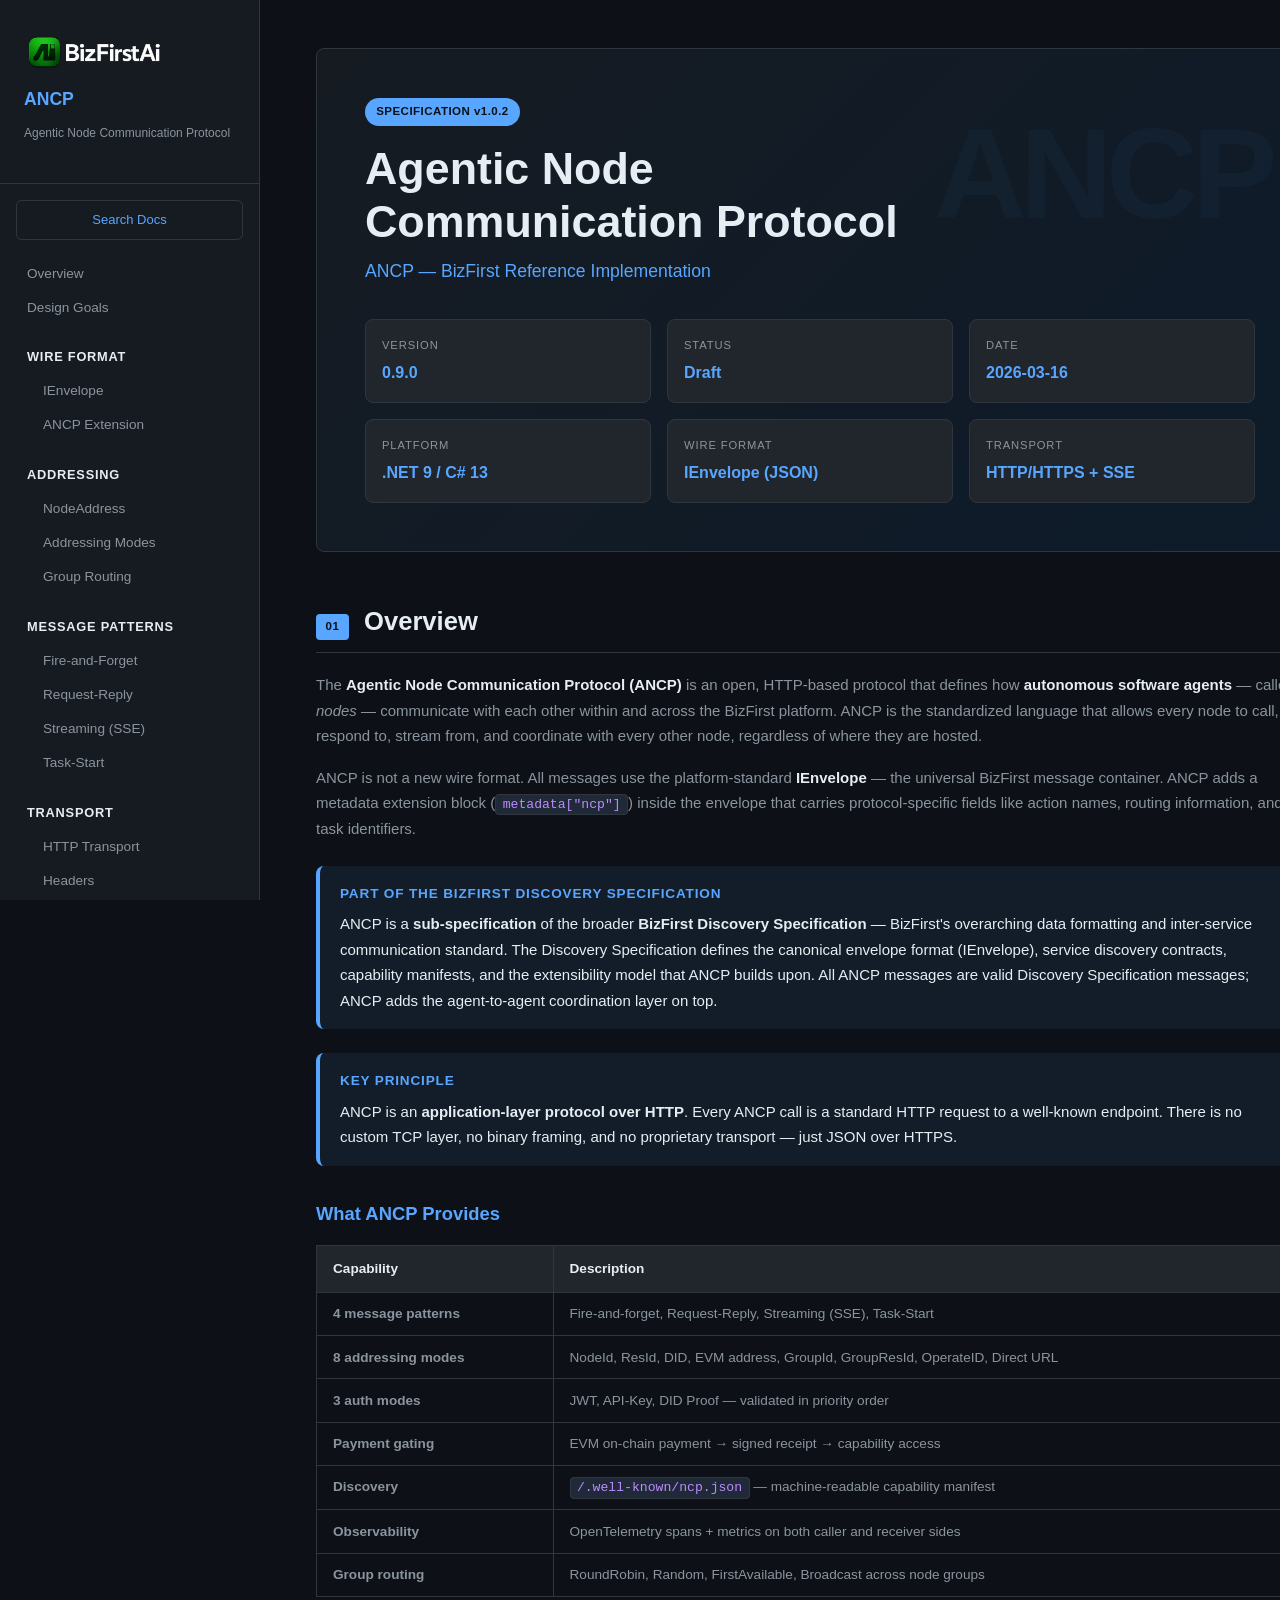
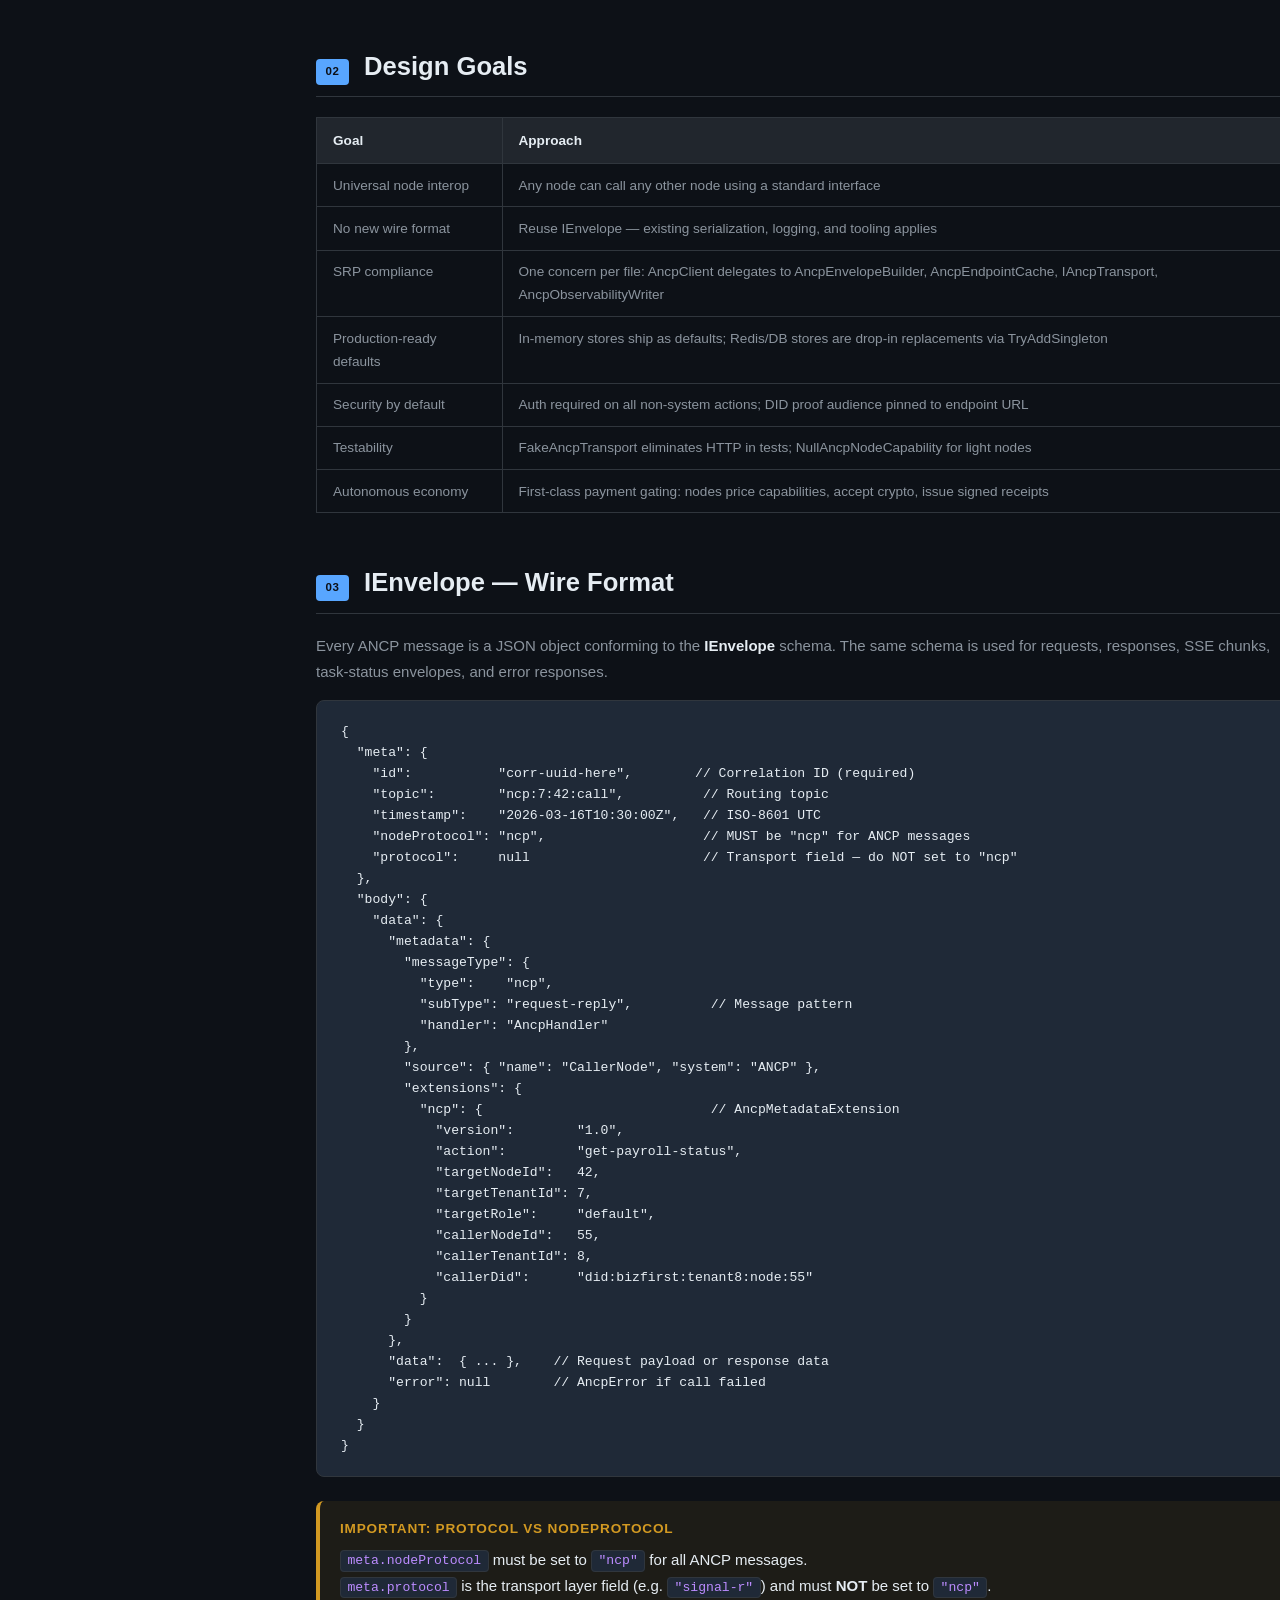
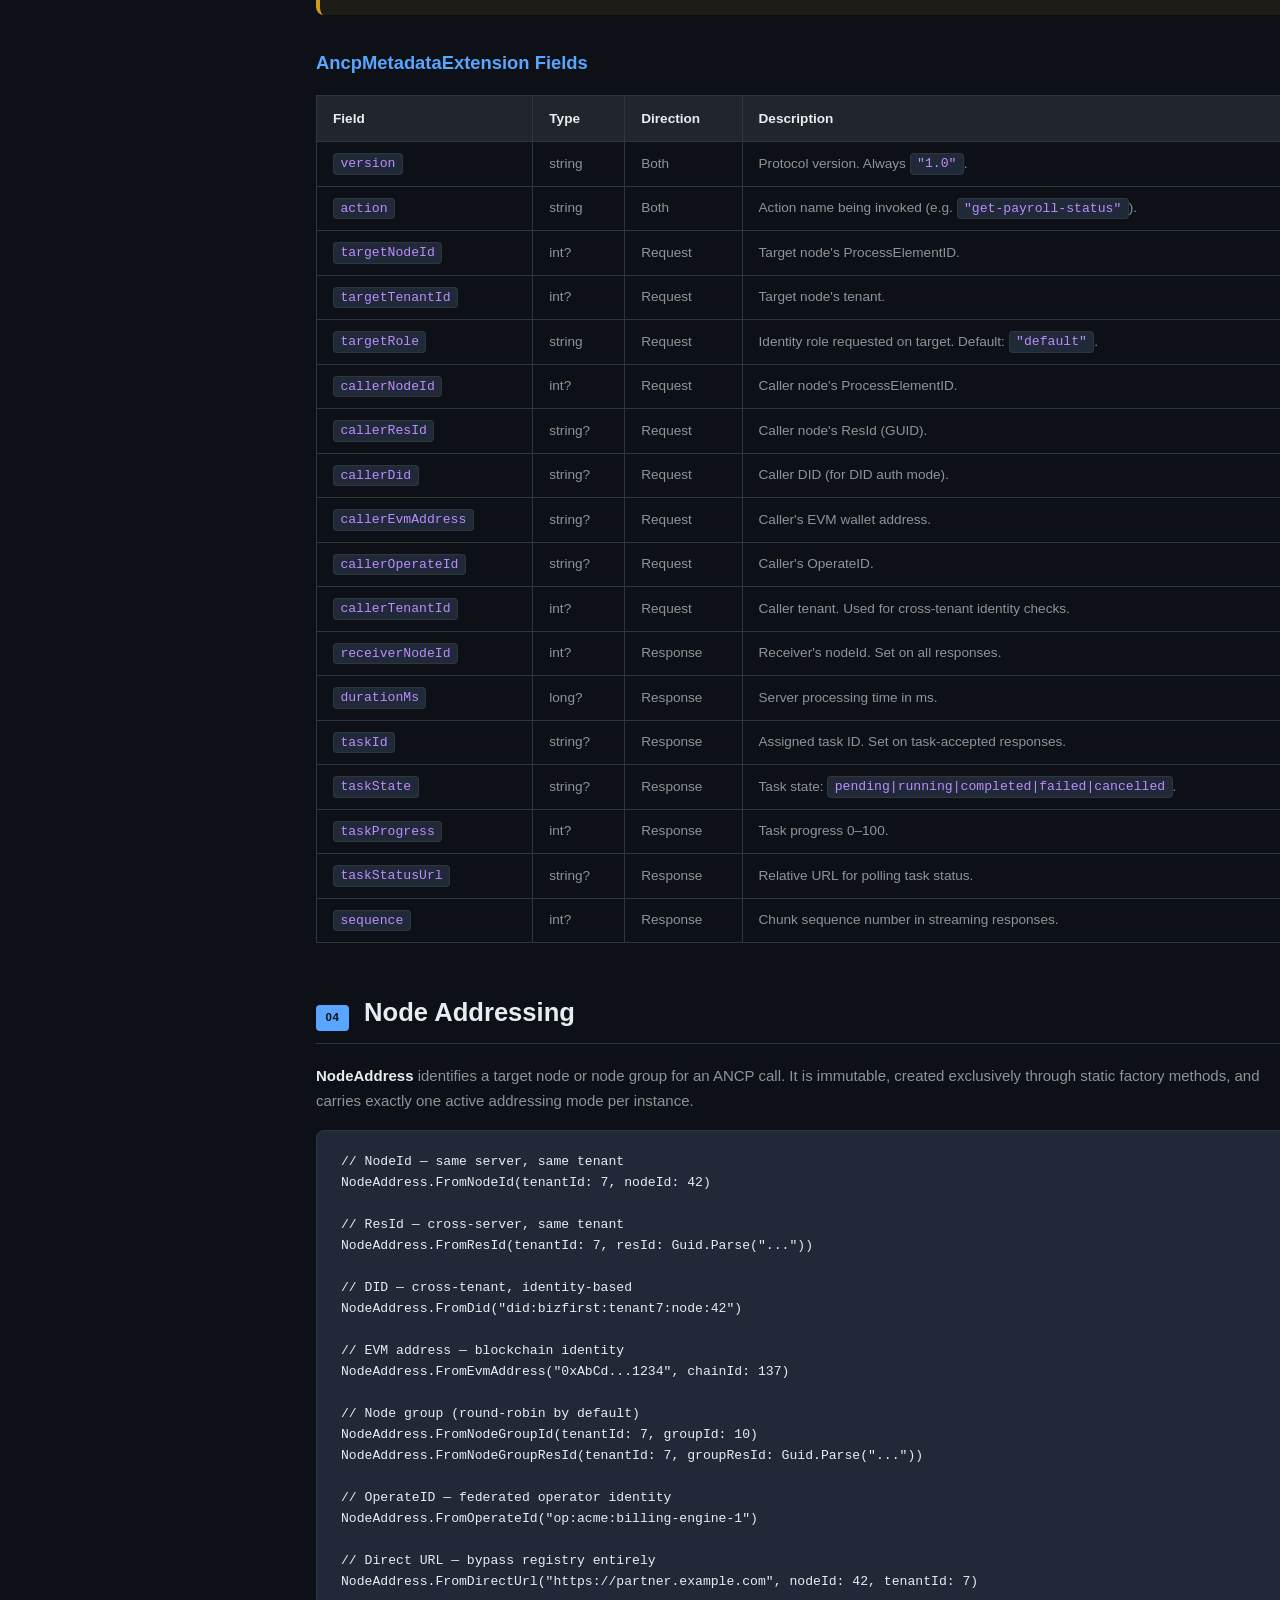
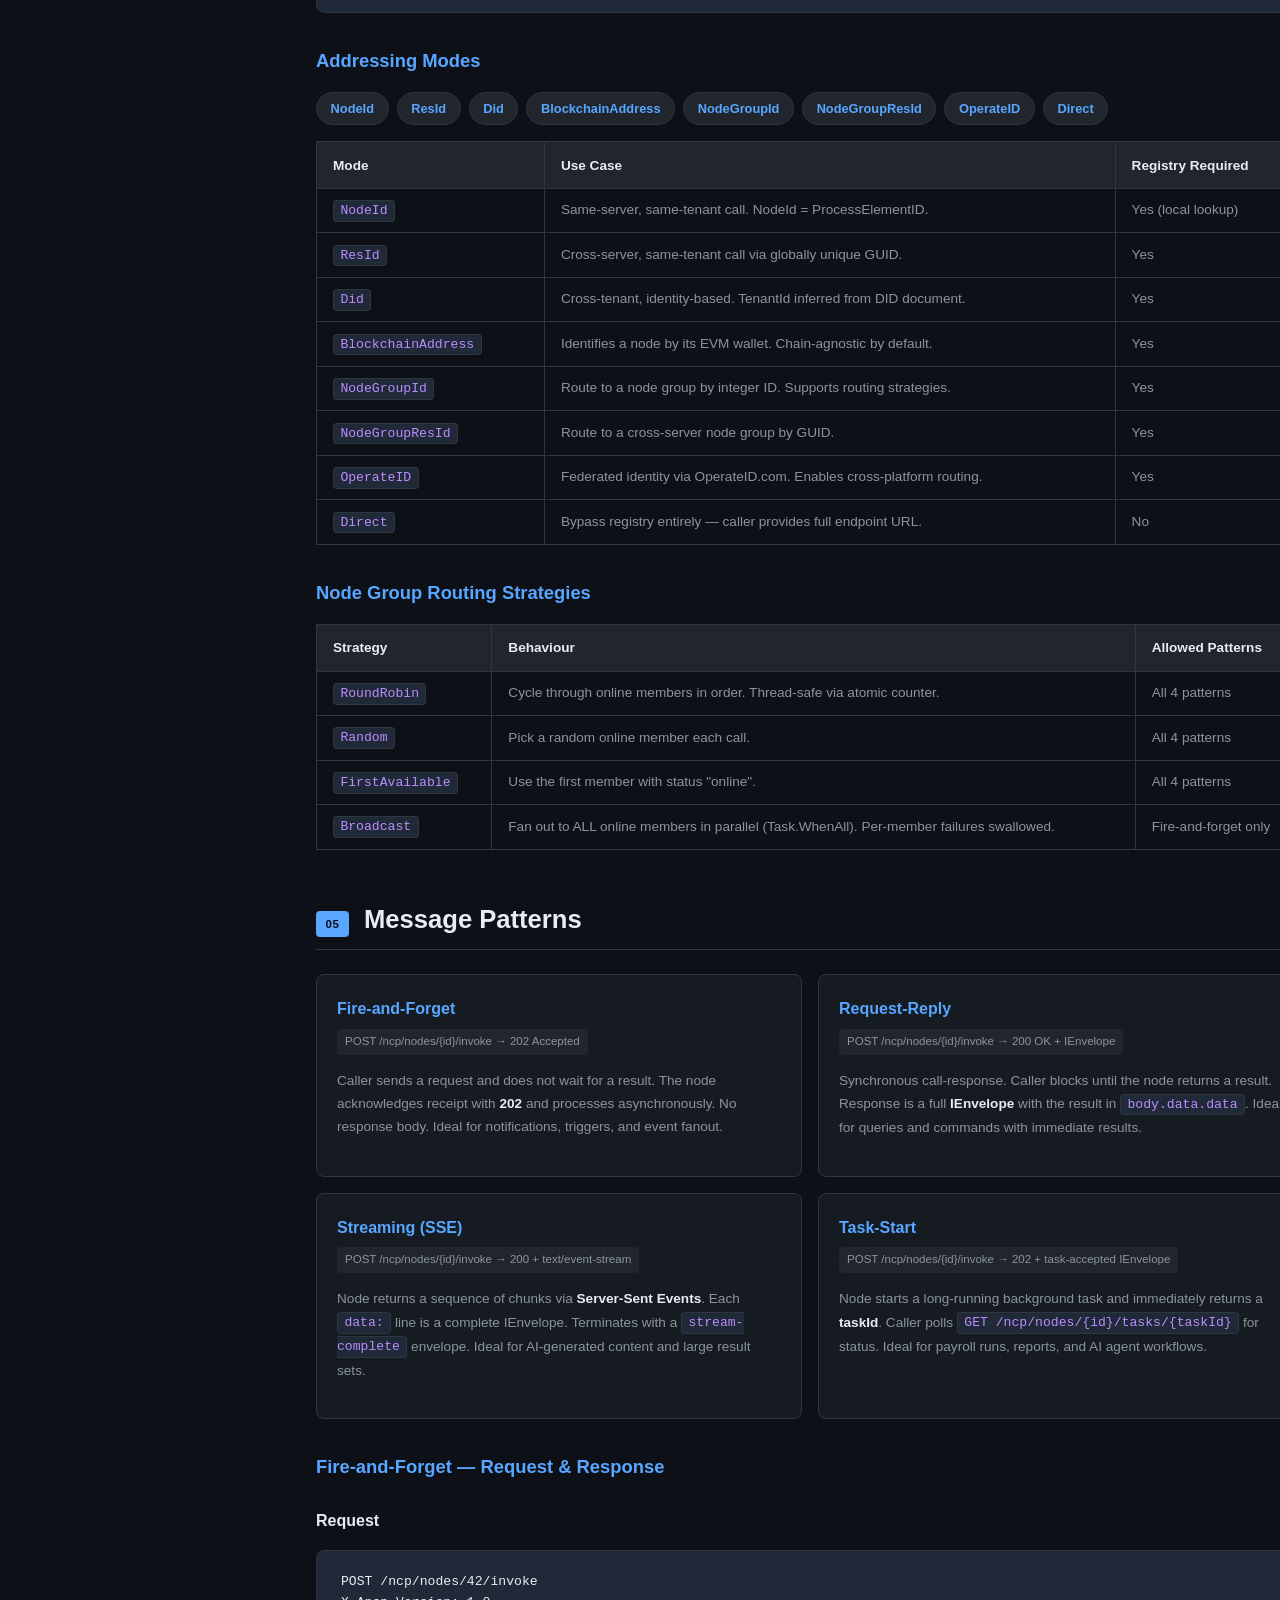
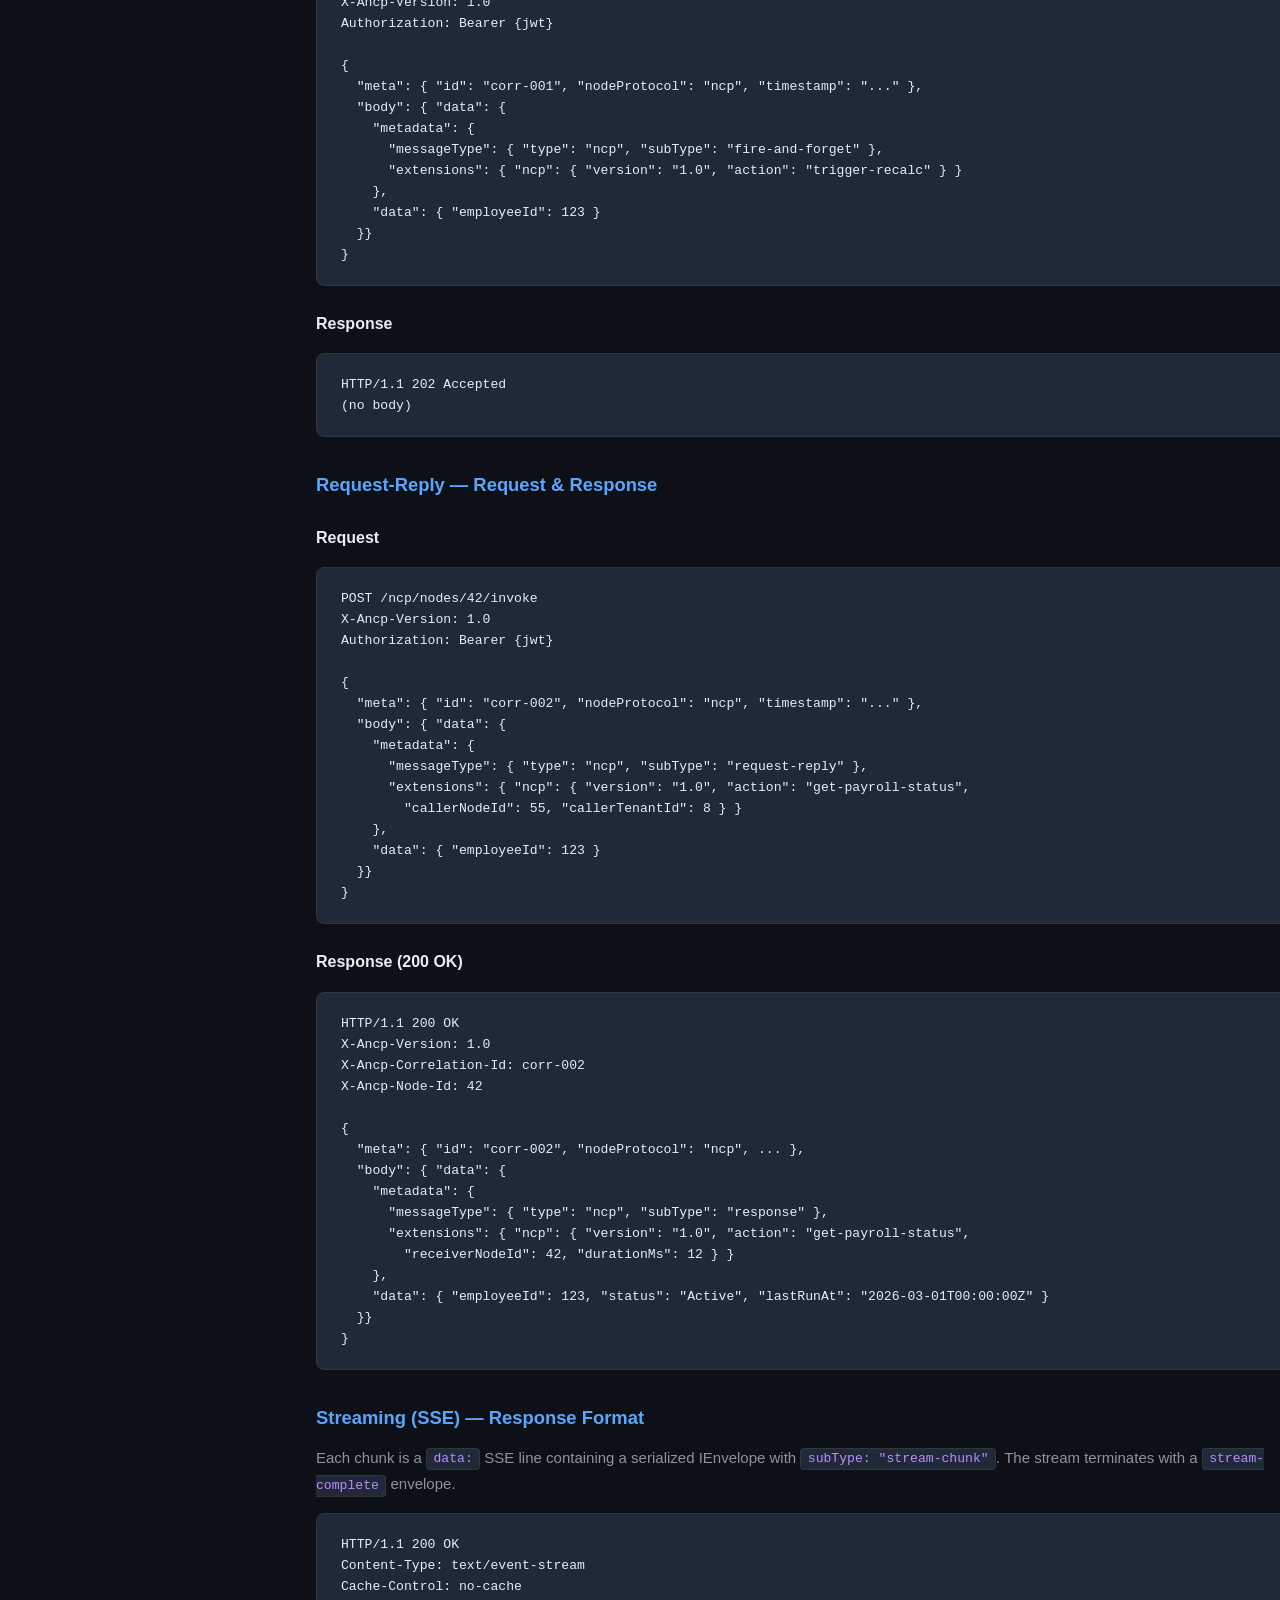
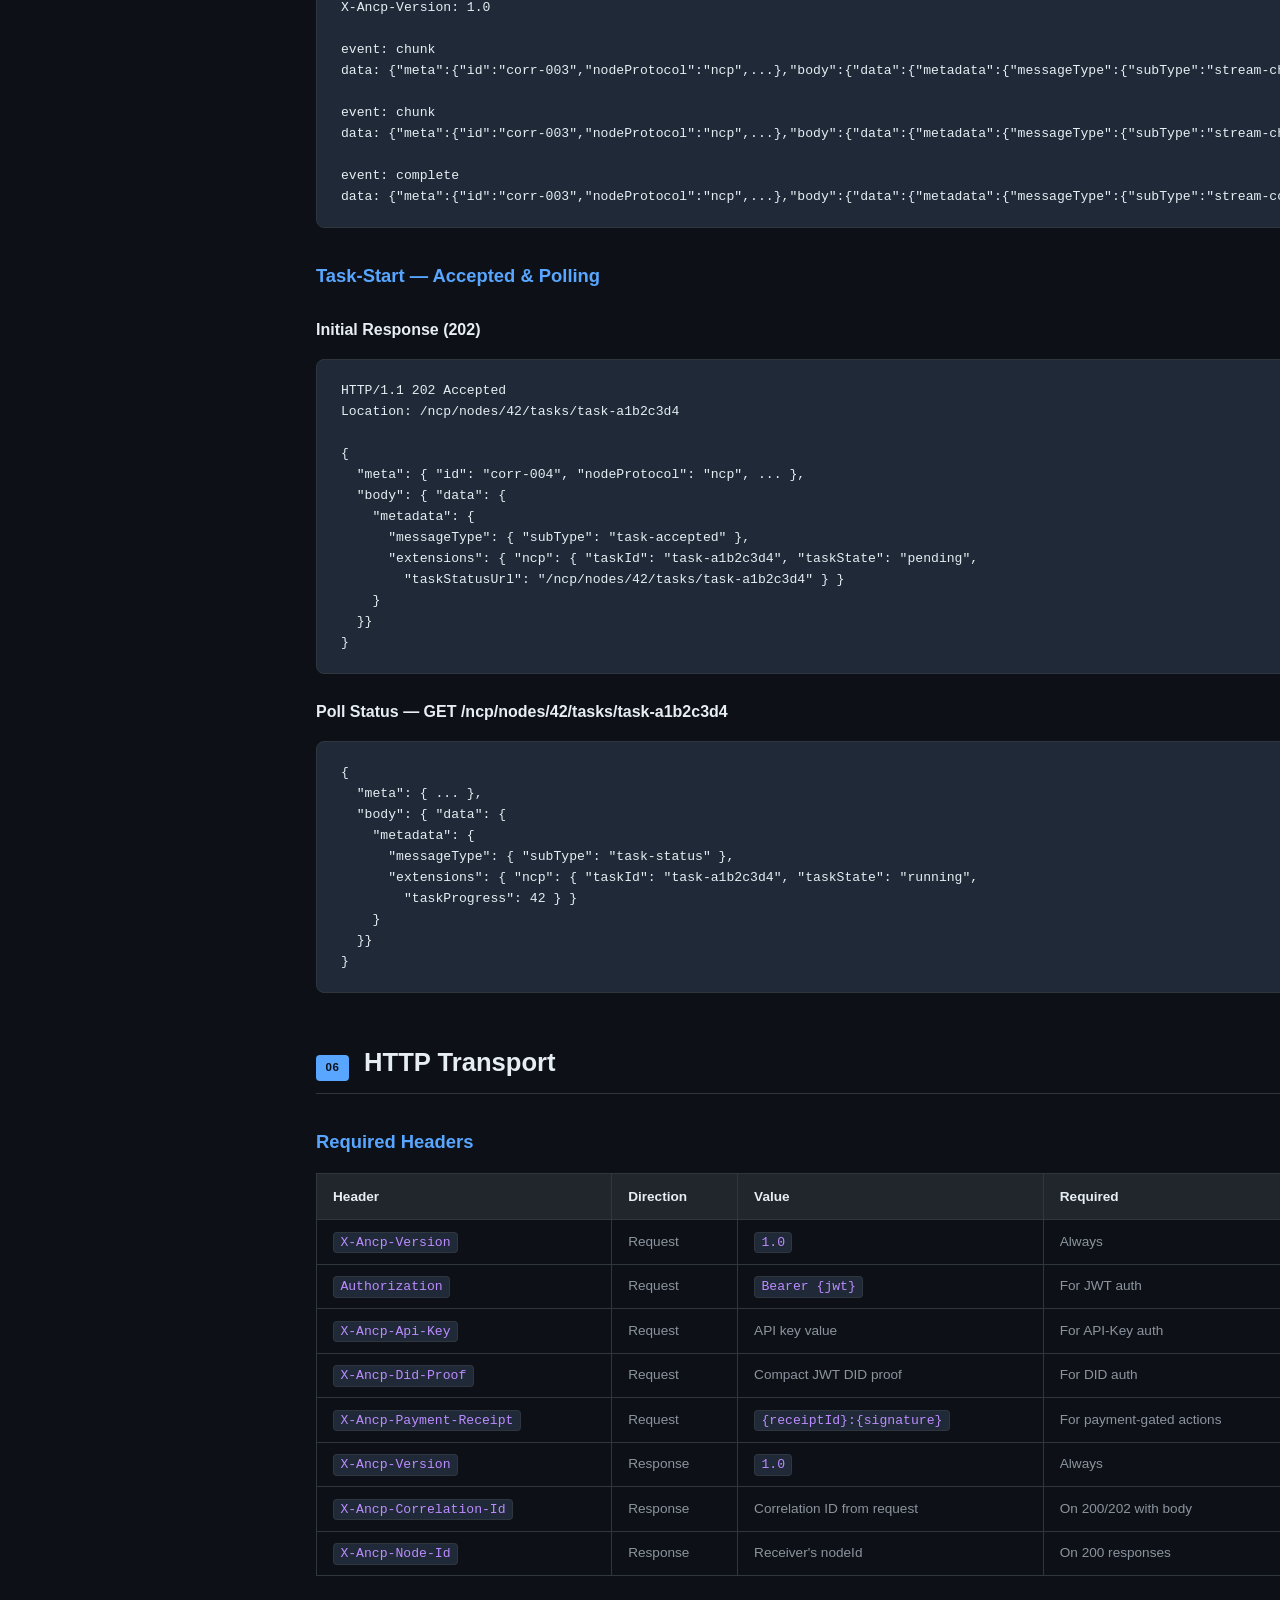
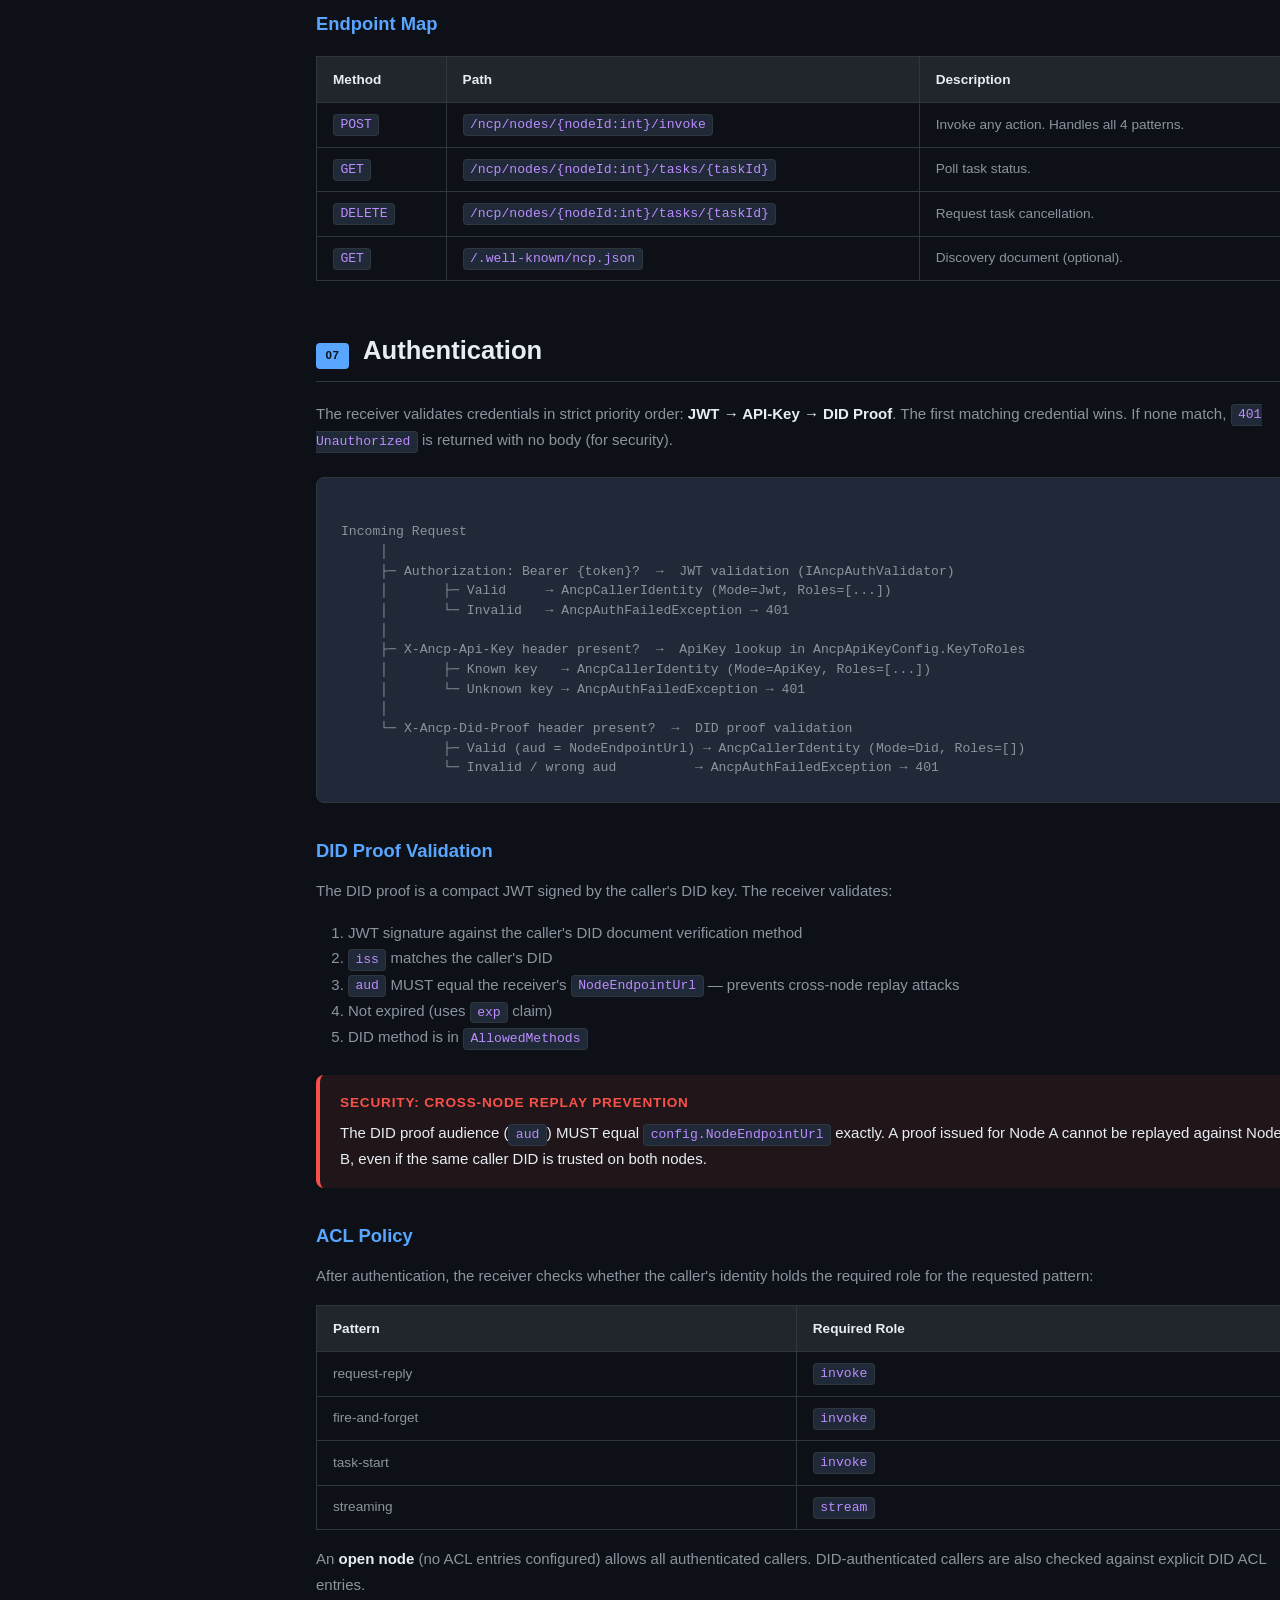
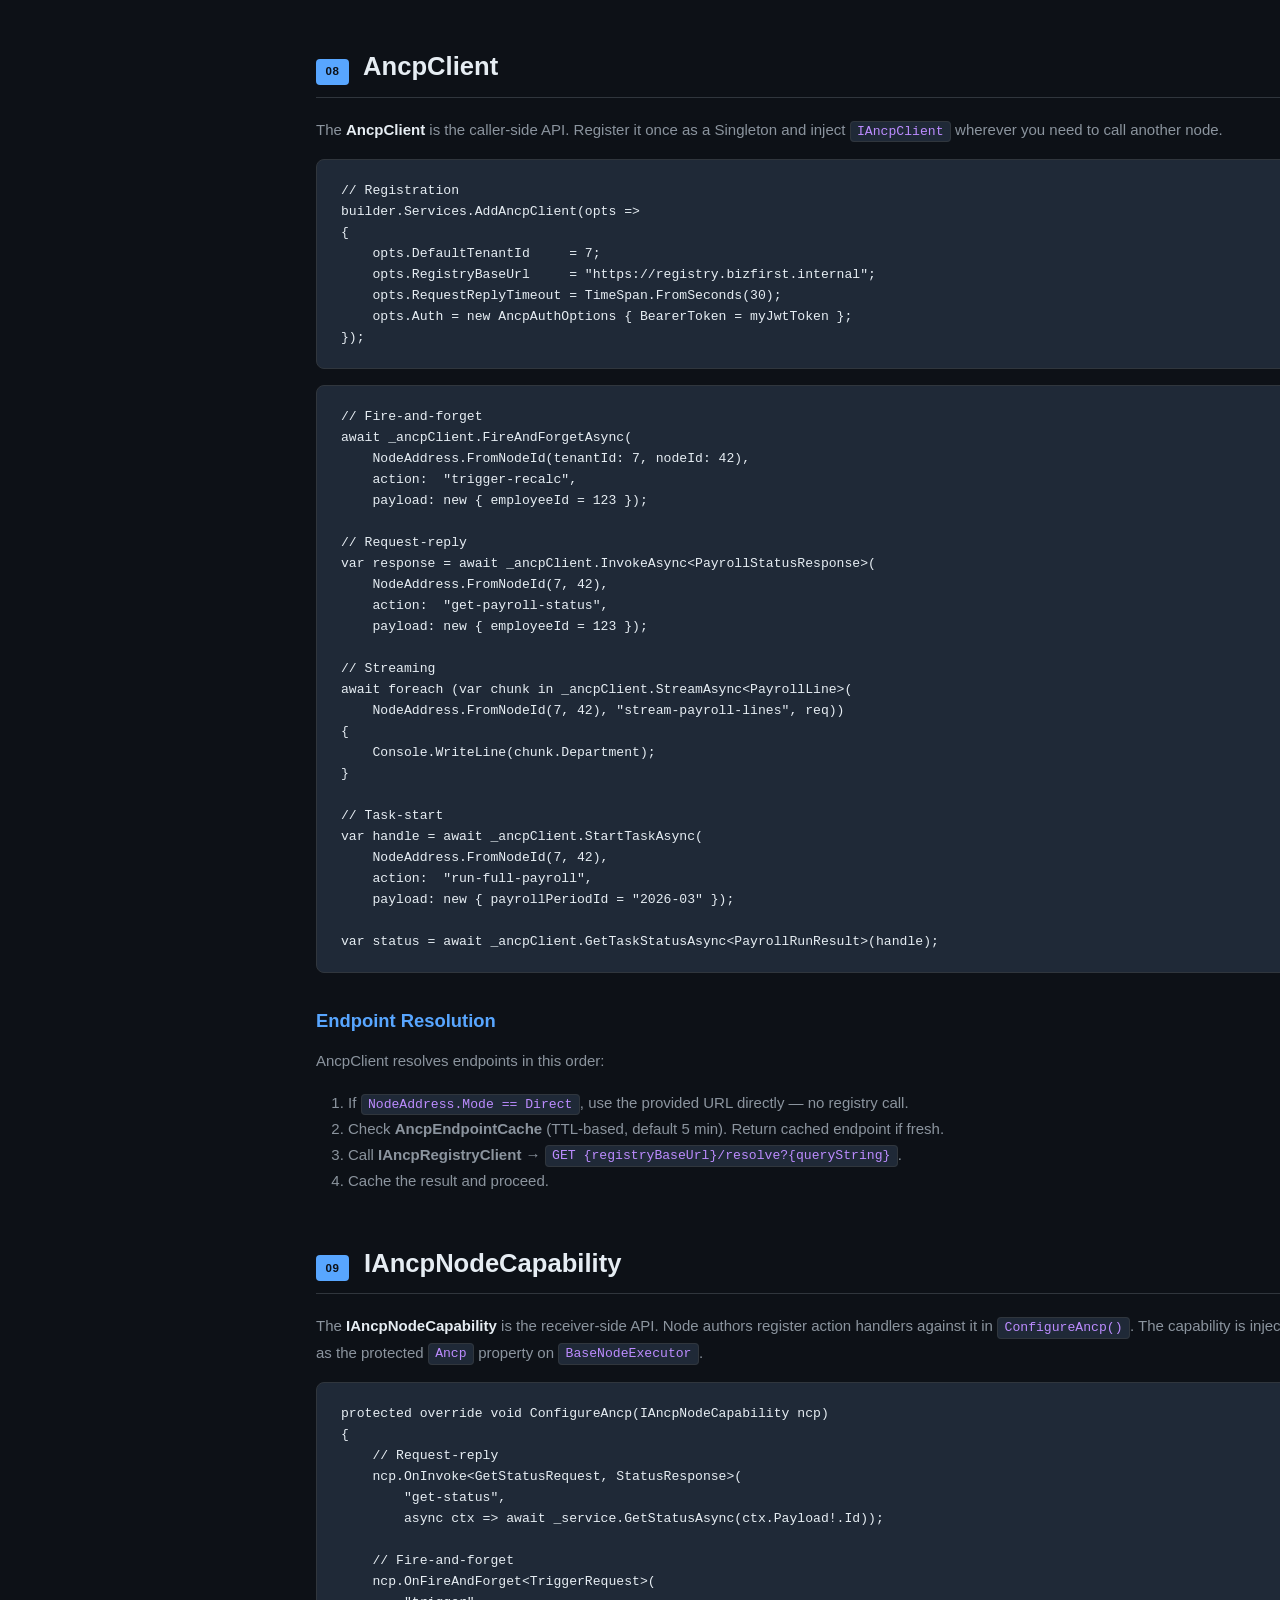
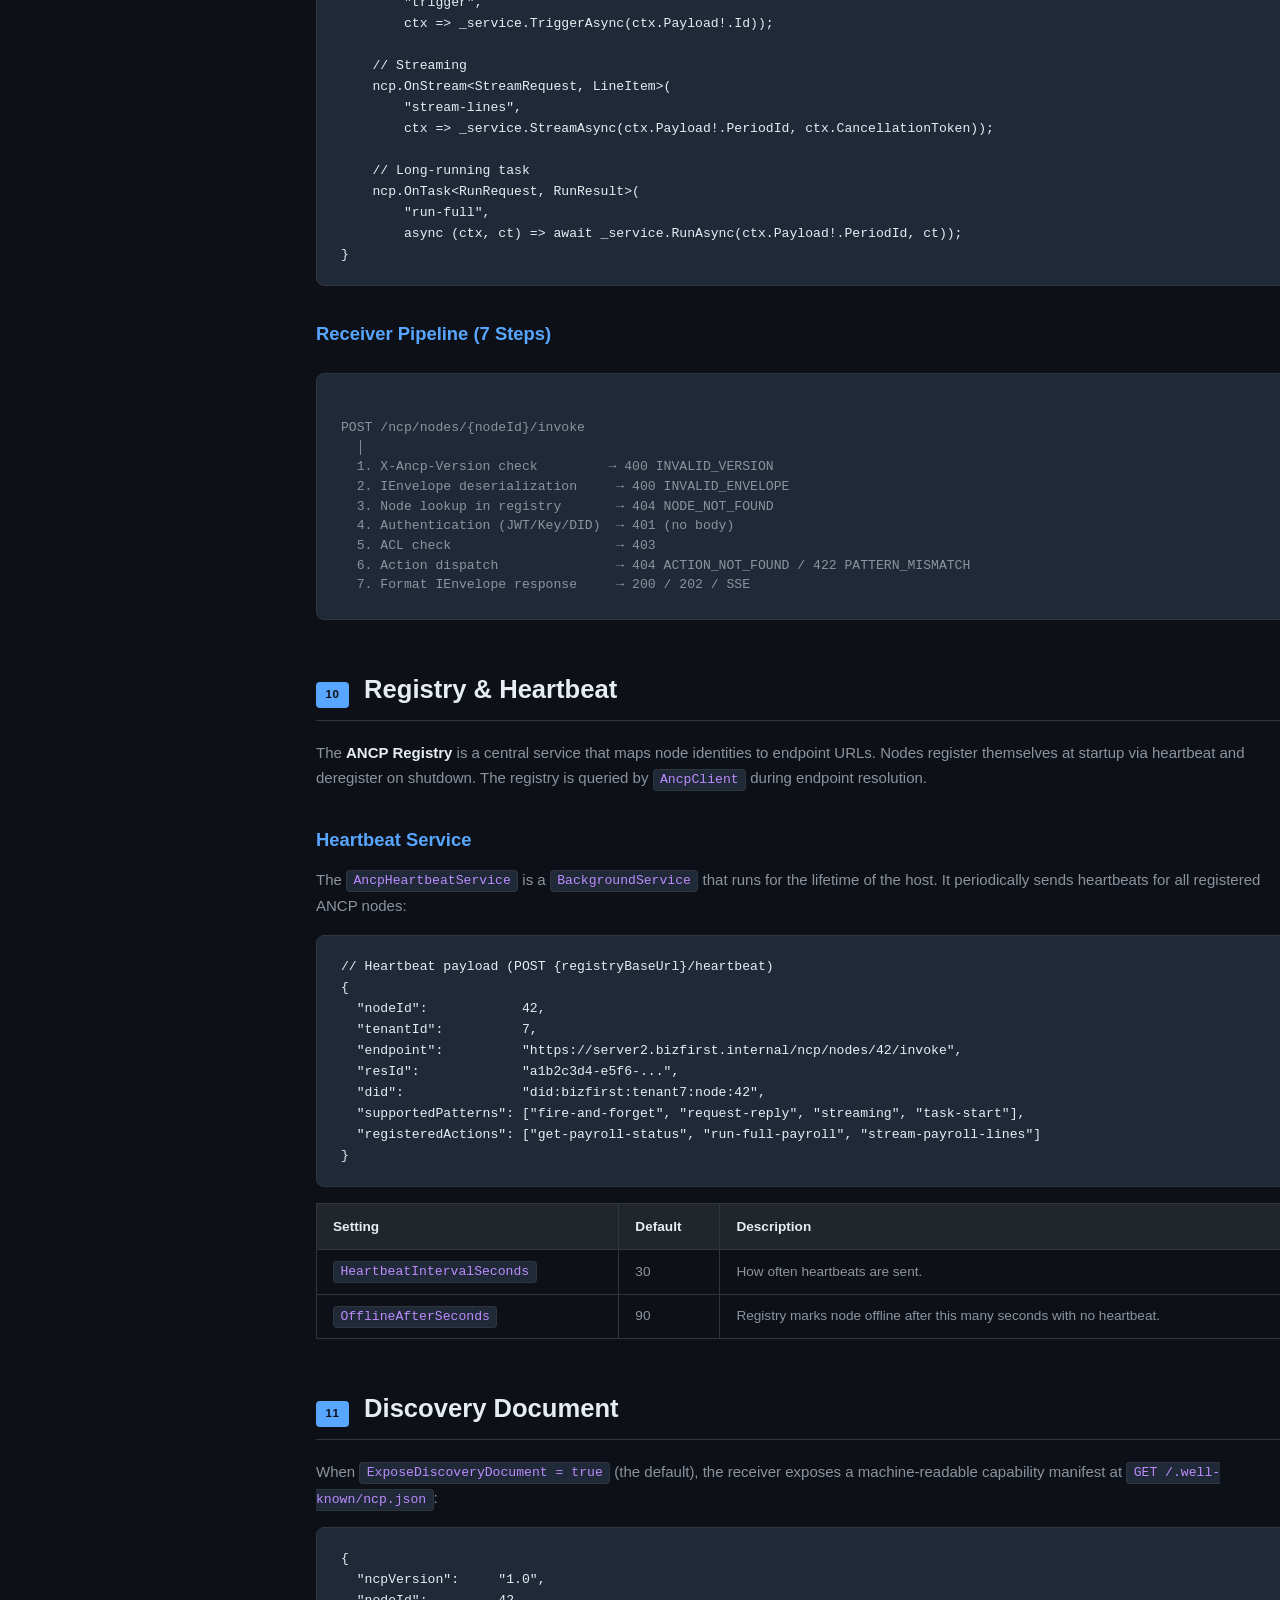
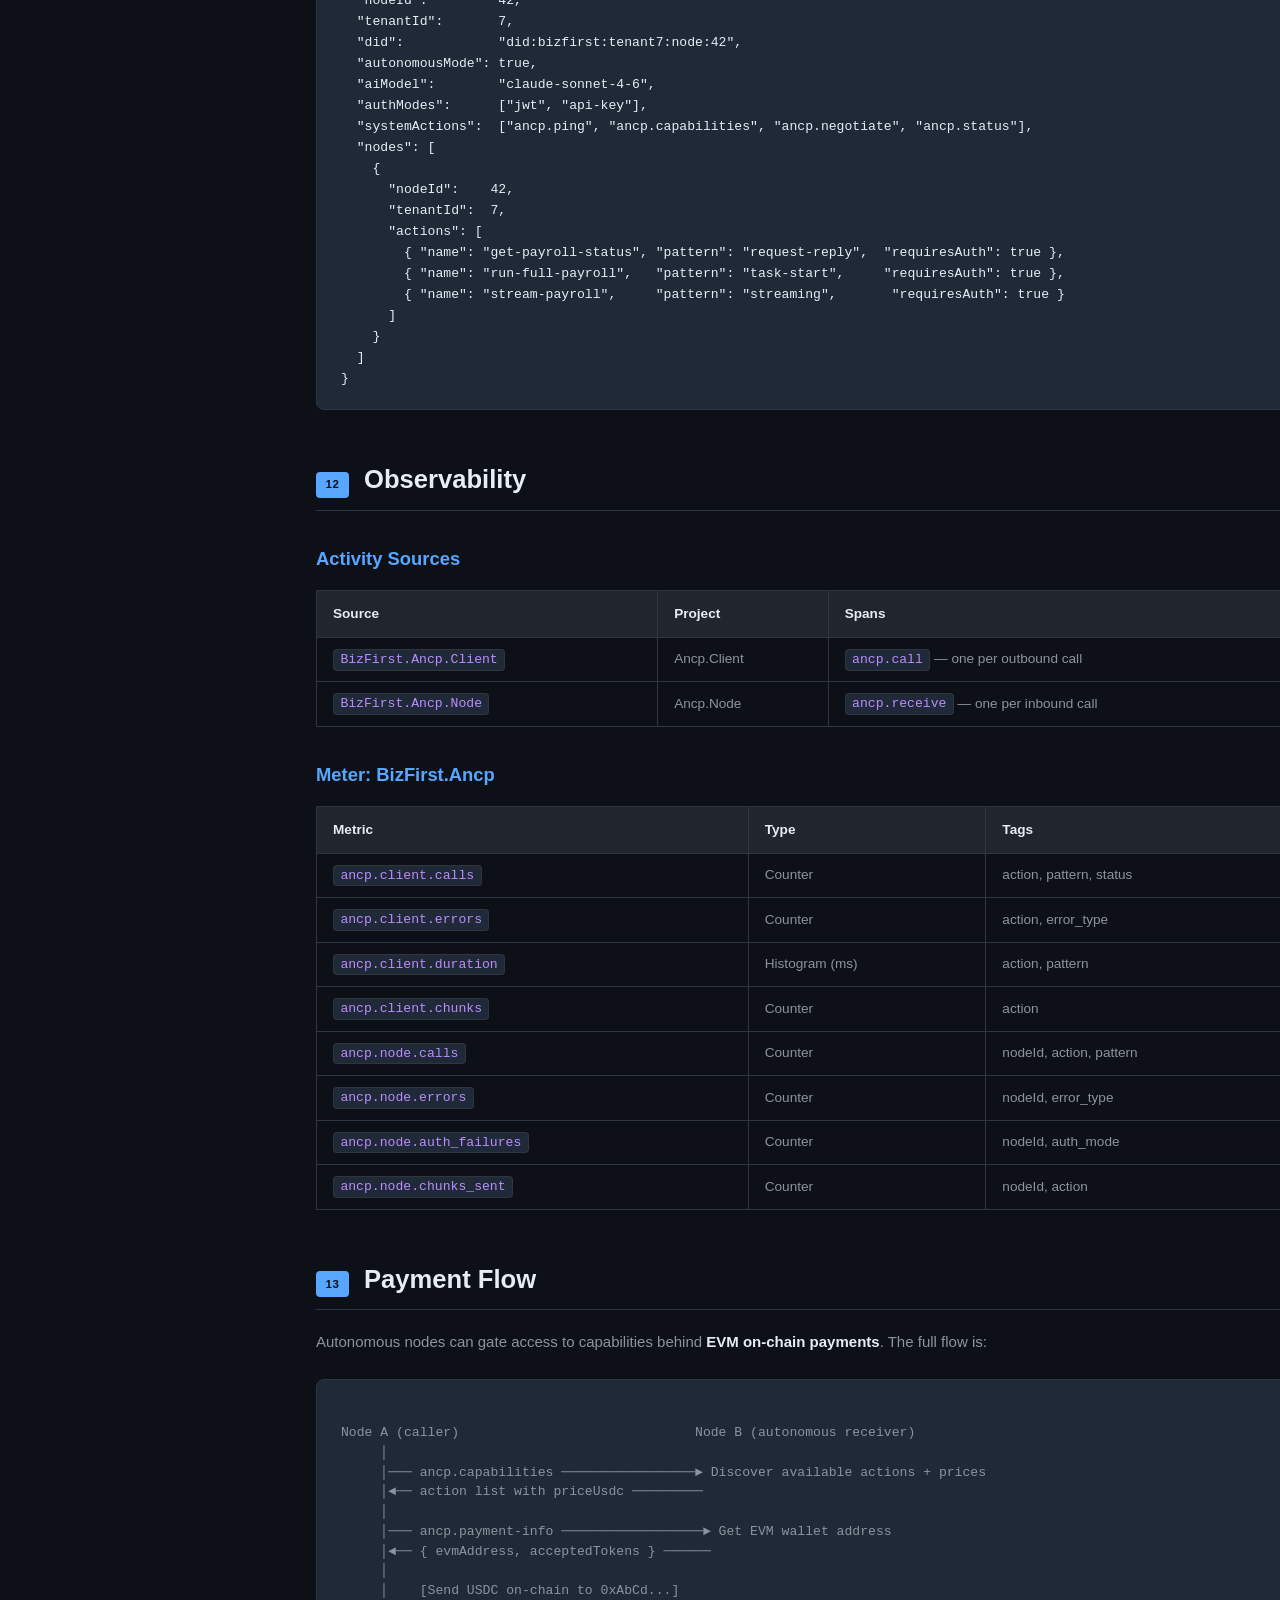
<file: docs/ANCP-Specification.html>
<!DOCTYPE html>
<html lang="en">
<head>
<meta charset="UTF-8"/>
<meta name="viewport" content="width=device-width, initial-scale=1.0"/>
<title>ANCP — Agentic Node Communication Protocol Specification v1.0.2</title>
<style>
  :root {
    --bg:        #0d1117;
    --bg2:       #161b22;
    --bg3:       #21262d;
    --border:    #30363d;
    --text:      #e6edf3;
    --text-dim:  #8b949e;
    --accent:    #58a6ff;
    --accent2:   #3fb950;
    --warn:      #d29922;
    --error:     #f85149;
    --purple:    #bc8cff;
    --teal:      #39d353;
    --code-bg:   #1f2937;
    --radius:    8px;
  }
  *, *::before, *::after { box-sizing: border-box; margin: 0; padding: 0; }
  html { scroll-behavior: smooth; }
  body {
    background: var(--bg); color: var(--text);
    font-family: -apple-system, BlinkMacSystemFont, "Segoe UI", Roboto, "Helvetica Neue", Arial, sans-serif;
    font-size: 15px; line-height: 1.7;
    display: flex; min-height: 100vh;
    overflow-x: hidden;
  }

  /* ── Sidebar ── */
  nav {
    width: 260px; min-width: 260px;
    background: var(--bg2); border-right: 1px solid var(--border);
    padding: 2rem 0; position: fixed; top: 0; left: 0; bottom: 0;
    overflow-y: auto; z-index: 100;
  }
  nav .logo {
    padding: 0 1.5rem 1.5rem;
    border-bottom: 1px solid var(--border);
    margin-bottom: 1rem;
  }
  nav .logo img { width: 140px; display: block; margin-bottom: 0.75rem; }
  nav .logo h1 { font-size: 1.1rem; color: var(--accent); font-weight: 700; }
  nav .logo p  { font-size: 0.75rem; color: var(--text-dim); margin-top: 0.25rem; }
  nav ul { list-style: none; }
  nav ul li a {
    display: block; padding: 0.35rem 1.5rem;
    color: var(--text-dim); text-decoration: none; font-size: 0.85rem;
    border-left: 3px solid transparent; transition: all 0.15s;
  }
  nav ul li a:hover { color: var(--accent); border-left-color: var(--accent); background: rgba(88,166,255,0.06); }
  nav ul li.section > a { color: var(--text); font-weight: 600; font-size: 0.8rem; text-transform: uppercase; letter-spacing: 0.06em; cursor: default; margin-top: 1rem; }
  nav ul li.section > a:hover { border-left-color: transparent; background: none; color: var(--text); }
  nav ul li.sub a { padding-left: 2.5rem; }

  /* ── Main content ── */
  main {
    margin-left: 260px; padding: 3rem 3.5rem;
    max-width: 1100px; width: 100%;
  }

  /* ── Headings ── */
  h1 { font-size: 2.4rem; font-weight: 800; color: var(--accent); margin-bottom: 0.5rem; }
  h2 { font-size: 1.6rem; font-weight: 700; color: var(--text);   border-bottom: 1px solid var(--border); padding-bottom: 0.5rem; margin: 3rem 0 1.2rem; }
  h3 { font-size: 1.15rem; font-weight: 600; color: var(--accent); margin: 2rem 0 0.75rem; }
  h4 { font-size: 1rem; font-weight: 600; color: var(--text); margin: 1.5rem 0 0.5rem; }

  /* ── Paragraphs ── */
  p { margin-bottom: 1rem; color: var(--text-dim); }
  p strong { color: var(--text); }
  a { color: var(--accent); text-decoration: none; }
  a:hover { text-decoration: underline; }

  /* ── Cover ── */
  .cover {
    background: linear-gradient(135deg, var(--bg2) 0%, #0d1b2a 100%);
    border: 1px solid var(--border); border-radius: var(--radius);
    padding: 3rem; margin-bottom: 3rem;
    position: relative; overflow: hidden;
  }
  .cover::before {
    content: "ANCP"; position: absolute; right: 2rem; top: 1rem;
    font-size: 8rem; font-weight: 900; color: rgba(88,166,255,0.04);
    letter-spacing: -0.05em; pointer-events: none;
  }
  .cover .badge {
    display: inline-block; background: var(--accent); color: #0d1117;
    font-size: 0.72rem; font-weight: 700; padding: 0.25rem 0.7rem;
    border-radius: 20px; letter-spacing: 0.04em; margin-bottom: 1rem;
  }
  .cover h1 { color: var(--text); font-size: 2.8rem; line-height: 1.2; }
  .cover .subtitle { font-size: 1.1rem; color: var(--accent); margin-top: 0.5rem; }
  .meta-grid { display: grid; grid-template-columns: repeat(3, 1fr); gap: 1rem; margin-top: 2rem; }
  .meta-item { background: var(--bg3); border-radius: var(--radius); padding: 1rem; border: 1px solid var(--border); }
  .meta-item .label { font-size: 0.7rem; text-transform: uppercase; letter-spacing: 0.08em; color: var(--text-dim); }
  .meta-item .value { font-size: 1rem; font-weight: 600; color: var(--accent); margin-top: 0.25rem; }

  /* ── Callout boxes ── */
  .callout {
    border-radius: var(--radius); padding: 1rem 1.25rem;
    margin: 1.5rem 0; border-left: 4px solid;
  }
  .callout.info    { background: rgba(88,166,255,0.08);  border-color: var(--accent); }
  .callout.success { background: rgba(63,185,80,0.08);   border-color: var(--accent2); }
  .callout.warn    { background: rgba(210,153,34,0.08);  border-color: var(--warn); }
  .callout.danger  { background: rgba(248,81,73,0.08);   border-color: var(--error); }
  .callout .title  { font-weight: 700; font-size: 0.85rem; text-transform: uppercase; letter-spacing: 0.06em; margin-bottom: 0.4rem; }
  .callout.info    .title { color: var(--accent); }
  .callout.success .title { color: var(--accent2); }
  .callout.warn    .title { color: var(--warn); }
  .callout.danger  .title { color: var(--error); }

  /* ── Code blocks ── */
  pre {
    background: var(--code-bg); border: 1px solid var(--border);
    border-radius: var(--radius); padding: 1.25rem 1.5rem;
    overflow-x: auto; margin: 1rem 0; font-size: 0.82rem;
    font-family: "JetBrains Mono", "Fira Code", "Cascadia Code", Consolas, monospace;
    line-height: 1.6;
  }
  code {
    background: var(--code-bg); border: 1px solid var(--border);
    padding: 0.15rem 0.4rem; border-radius: 4px; font-size: 0.82rem;
    font-family: "JetBrains Mono", "Fira Code", Consolas, monospace;
    color: var(--purple);
  }
  pre code { background: none; border: none; padding: 0; color: var(--text); }

  /* ── Tables ── */
  .table-wrap { overflow-x: auto; margin: 1rem 0; }
  table { border-collapse: collapse; width: 100%; font-size: 0.85rem; }
  th { background: var(--bg3); color: var(--text); font-weight: 600; text-align: left; padding: 0.7rem 1rem; border: 1px solid var(--border); }
  td { padding: 0.6rem 1rem; border: 1px solid var(--border); color: var(--text-dim); vertical-align: top; }
  tr:hover td { background: rgba(88,166,255,0.03); }

  /* ── Pattern cards ── */
  .pattern-grid { display: grid; grid-template-columns: repeat(2, 1fr); gap: 1rem; margin: 1.5rem 0; }
  .pattern-card {
    background: var(--bg2); border: 1px solid var(--border); border-radius: var(--radius);
    padding: 1.25rem; transition: border-color 0.2s;
  }
  .pattern-card:hover { border-color: var(--accent); }
  .pattern-card .name { font-weight: 700; color: var(--accent); font-size: 1rem; }
  .pattern-card .http { display: inline-block; font-size: 0.72rem; background: var(--bg3); padding: 0.2rem 0.5rem; border-radius: 4px; margin: 0.4rem 0; color: var(--text-dim); }
  .pattern-card p    { font-size: 0.85rem; margin-top: 0.5rem; }

  /* ── Address mode pills ── */
  .pill-grid { display: flex; flex-wrap: wrap; gap: 0.5rem; margin: 1rem 0; }
  .pill { background: var(--bg3); border: 1px solid var(--border); border-radius: 20px; padding: 0.3rem 0.85rem; font-size: 0.8rem; color: var(--accent); font-weight: 600; }

  /* ── Flow diagram ── */
  .flow {
    background: var(--code-bg); border: 1px solid var(--border);
    border-radius: var(--radius); padding: 1.5rem;
    font-family: monospace; font-size: 0.82rem;
    white-space: pre; overflow-x: auto; color: var(--text-dim);
    line-height: 1.5; margin: 1.5rem 0;
  }

  /* ── Section divider ── */
  .section-number {
    display: inline-block; background: var(--accent); color: #0d1117;
    font-size: 0.72rem; font-weight: 800; padding: 0.2rem 0.6rem;
    border-radius: 4px; letter-spacing: 0.04em; margin-right: 0.5rem;
  }

  /* ── Print ── */
  @media print {
    nav { display: none; }
    main { margin-left: 0; padding: 1.5rem; }
    body { background: white; color: black; }
    pre, code { background: #f5f5f5; color: #333; border-color: #ddd; }
    .cover { background: #f0f4ff; }
    h1, h2, h3 { color: #1a1a2e; }
    a { color: #0066cc; }
    .pattern-card, .meta-item { background: #f9f9f9; }
  }

  /* ── Mobile responsive ── */
  @media (max-width: 768px) {
    .meta-grid,
    .pattern-grid { grid-template-columns: 1fr; }

    nav {
      position: static;
      width: 100%;
      min-width: 0;
      border-right: none;
      border-bottom: 1px solid var(--border);
      padding: 1rem 0;
      bottom: auto;
      height: auto;
      overflow-y: visible;
      overflow-x: auto;
      white-space: nowrap;
      display: flex;
      align-items: center;
      flex-wrap: wrap;
    }
    nav .logo { padding: 0 1rem 0; border-bottom: none; margin-bottom: 0; }
    nav .logo img { width: 100px; }
    nav ul { display: flex; flex-wrap: wrap; padding: 0 0.5rem; }
    nav ul li a { padding: 0.3rem 0.75rem; white-space: nowrap; border-left: none; border-bottom: 2px solid transparent; }
    nav ul li a:hover { border-left-color: transparent; border-bottom-color: var(--accent); }
    nav ul li.section > a { display: none; }
    main {
      margin-left: 0;
      padding: 1.5rem 1rem;
      max-width: 100%;
    }
    body { display: block; overflow-x: hidden; }
  }

  @media (max-width: 480px) {
    main { padding: 1rem 0.75rem; }
    h1 { font-size: 1.8rem; }
    h2 { font-size: 1.3rem; }
  }
</style>
</head>
<body>

<!-- ══════════════════════════════════ SIDEBAR ══════════════════════════════════ -->
<nav>
  <div class="logo">
    <img src="assets/Logo/logo.png" alt="BizFirst AI"/>
    <h1>ANCP</h1>
    <p>Agentic Node Communication Protocol</p>
  </div>
  <a href="https://docs.bizfirstai.com/search" target="_blank" rel="noopener" style="display:block;margin:0 16px 16px;padding:8px 12px;border:1px solid var(--border);border-radius:6px;text-align:center;font-size:13px;">Search Docs</a>
  <ul>
    <li><a href="#overview">Overview</a></li>
    <li><a href="#goals">Design Goals</a></li>
    <li class="section"><a>Wire Format</a></li>
    <li class="sub"><a href="#ienvelope">IEnvelope</a></li>
    <li class="sub"><a href="#ancp-extension">ANCP Extension</a></li>
    <li class="class section"><a>Addressing</a></li>
    <li class="sub"><a href="#node-address">NodeAddress</a></li>
    <li class="sub"><a href="#address-modes">Addressing Modes</a></li>
    <li class="sub"><a href="#group-routing">Group Routing</a></li>
    <li class="section"><a>Message Patterns</a></li>
    <li class="sub"><a href="#fire-and-forget">Fire-and-Forget</a></li>
    <li class="sub"><a href="#request-reply">Request-Reply</a></li>
    <li class="sub"><a href="#streaming">Streaming (SSE)</a></li>
    <li class="sub"><a href="#task-start">Task-Start</a></li>
    <li class="section"><a>Transport</a></li>
    <li class="sub"><a href="#http-transport">HTTP Transport</a></li>
    <li class="sub"><a href="#headers">Headers</a></li>
    <li class="sub"><a href="#endpoints">Endpoints</a></li>
    <li class="section"><a>Security</a></li>
    <li class="sub"><a href="#auth">Authentication</a></li>
    <li class="sub"><a href="#acl">ACL Policy</a></li>
    <li class="sub"><a href="#did-auth">DID Auth</a></li>
    <li class="section"><a>Components</a></li>
    <li class="sub"><a href="#client">AncpClient</a></li>
    <li class="sub"><a href="#node-capability">NodeCapability</a></li>
    <li class="sub"><a href="#registry">Registry</a></li>
    <li class="sub"><a href="#heartbeat">Heartbeat</a></li>
    <li class="sub"><a href="#discovery">Discovery Doc</a></li>
    <li class="sub"><a href="#observability">Observability</a></li>
    <li class="section"><a>Payments</a></li>
    <li class="sub"><a href="#payment-flow">Payment Flow</a></li>
    <li class="sub"><a href="#receipt-store">Receipt Store</a></li>
    <li class="section"><a>Integration</a></li>
    <li class="sub"><a href="#di-registration">DI Registration</a></li>
    <li class="sub"><a href="#base-executor">BaseNodeExecutor</a></li>
    <li class="sub"><a href="#autonomous">Autonomous Nodes</a></li>
    <li class="sub"><a href="#testing">Testing</a></li>
    <li class="section"><a>Reference</a></li>
    <li class="sub"><a href="#error-codes">Error Codes</a></li>
    <li class="sub"><a href="#status-codes">HTTP Status Codes</a></li>
    <li class="sub"><a href="#changelog">Changelog</a></li>
    <li class="sub"><a href="#contributors">Contributors</a></li>
  </ul>
</nav>

<!-- ══════════════════════════════════ MAIN ══════════════════════════════════ -->
<main>

<!-- Cover -->
<div class="cover">
  <div class="badge">SPECIFICATION v1.0.2</div>
  <h1>Agentic Node<br/>Communication Protocol</h1>
  <div class="subtitle">ANCP — BizFirst Reference Implementation</div>
  <div class="meta-grid">
    <div class="meta-item"><div class="label">Version</div><div class="value">0.9.0</div></div>
    <div class="meta-item"><div class="label">Status</div><div class="value">Draft</div></div>
    <div class="meta-item"><div class="label">Date</div><div class="value">2026-03-16</div></div>
    <div class="meta-item"><div class="label">Platform</div><div class="value">.NET 9 / C# 13</div></div>
    <div class="meta-item"><div class="label">Wire Format</div><div class="value">IEnvelope (JSON)</div></div>
    <div class="meta-item"><div class="label">Transport</div><div class="value">HTTP/HTTPS + SSE</div></div>
  </div>
</div>

<!-- ─────────────────────── 1. OVERVIEW ─────────────────────── -->
<section id="overview">
<h2><span class="section-number">01</span> Overview</h2>

<p>The <strong>Agentic Node Communication Protocol (ANCP)</strong> is an open, HTTP-based protocol that defines how <strong>autonomous software agents</strong> — called <em>nodes</em> — communicate with each other within and across the BizFirst platform. ANCP is the standardized language that allows every node to call, respond to, stream from, and coordinate with every other node, regardless of where they are hosted.</p>

<p>ANCP is not a new wire format. All messages use the platform-standard <strong>IEnvelope</strong> — the universal BizFirst message container. ANCP adds a metadata extension block (<code>metadata["ncp"]</code>) inside the envelope that carries protocol-specific fields like action names, routing information, and task identifiers.</p>

<div class="callout info">
  <div class="title">Part of the BizFirst Discovery Specification</div>
  ANCP is a <strong>sub-specification</strong> of the broader <strong>BizFirst Discovery Specification</strong> — BizFirst's overarching data formatting and inter-service communication standard. The Discovery Specification defines the canonical envelope format (IEnvelope), service discovery contracts, capability manifests, and the extensibility model that ANCP builds upon. All ANCP messages are valid Discovery Specification messages; ANCP adds the agent-to-agent coordination layer on top.
</div>

<div class="callout info">
  <div class="title">Key Principle</div>
  ANCP is an <strong>application-layer protocol over HTTP</strong>. Every ANCP call is a standard HTTP request to a well-known endpoint. There is no custom TCP layer, no binary framing, and no proprietary transport — just JSON over HTTPS.
</div>

<h3>What ANCP Provides</h3>
<div class="table-wrap">
<table>
  <tr><th>Capability</th><th>Description</th></tr>
  <tr><td><strong>4 message patterns</strong></td><td>Fire-and-forget, Request-Reply, Streaming (SSE), Task-Start</td></tr>
  <tr><td><strong>8 addressing modes</strong></td><td>NodeId, ResId, DID, EVM address, GroupId, GroupResId, OperateID, Direct URL</td></tr>
  <tr><td><strong>3 auth modes</strong></td><td>JWT, API-Key, DID Proof — validated in priority order</td></tr>
  <tr><td><strong>Payment gating</strong></td><td>EVM on-chain payment → signed receipt → capability access</td></tr>
  <tr><td><strong>Discovery</strong></td><td><code>/.well-known/ncp.json</code> — machine-readable capability manifest</td></tr>
  <tr><td><strong>Observability</strong></td><td>OpenTelemetry spans + metrics on both caller and receiver sides</td></tr>
  <tr><td><strong>Group routing</strong></td><td>RoundRobin, Random, FirstAvailable, Broadcast across node groups</td></tr>
</table>
</div>
</section>

<!-- ─────────────────────── 2. GOALS ─────────────────────── -->
<section id="goals">
<h2><span class="section-number">02</span> Design Goals</h2>
<div class="table-wrap">
<table>
  <tr><th>Goal</th><th>Approach</th></tr>
  <tr><td>Universal node interop</td><td>Any node can call any other node using a standard interface</td></tr>
  <tr><td>No new wire format</td><td>Reuse IEnvelope — existing serialization, logging, and tooling applies</td></tr>
  <tr><td>SRP compliance</td><td>One concern per file: AncpClient delegates to AncpEnvelopeBuilder, AncpEndpointCache, IAncpTransport, AncpObservabilityWriter</td></tr>
  <tr><td>Production-ready defaults</td><td>In-memory stores ship as defaults; Redis/DB stores are drop-in replacements via TryAddSingleton</td></tr>
  <tr><td>Security by default</td><td>Auth required on all non-system actions; DID proof audience pinned to endpoint URL</td></tr>
  <tr><td>Testability</td><td>FakeAncpTransport eliminates HTTP in tests; NullAncpNodeCapability for light nodes</td></tr>
  <tr><td>Autonomous economy</td><td>First-class payment gating: nodes price capabilities, accept crypto, issue signed receipts</td></tr>
</table>
</div>
</section>

<!-- ─────────────────────── 3. IENVELOPE ─────────────────────── -->
<section id="ienvelope">
<h2><span class="section-number">03</span> IEnvelope — Wire Format</h2>

<p>Every ANCP message is a JSON object conforming to the <strong>IEnvelope</strong> schema. The same schema is used for requests, responses, SSE chunks, task-status envelopes, and error responses.</p>

<pre>
{
  "meta": {
    "id":           "corr-uuid-here",        // Correlation ID (required)
    "topic":        "ncp:7:42:call",          // Routing topic
    "timestamp":    "2026-03-16T10:30:00Z",   // ISO-8601 UTC
    "nodeProtocol": "ncp",                    // MUST be "ncp" for ANCP messages
    "protocol":     null                      // Transport field — do NOT set to "ncp"
  },
  "body": {
    "data": {
      "metadata": {
        "messageType": {
          "type":    "ncp",
          "subType": "request-reply",          // Message pattern
          "handler": "AncpHandler"
        },
        "source": { "name": "CallerNode", "system": "ANCP" },
        "extensions": {
          "ncp": {                             // AncpMetadataExtension
            "version":        "1.0",
            "action":         "get-payroll-status",
            "targetNodeId":   42,
            "targetTenantId": 7,
            "targetRole":     "default",
            "callerNodeId":   55,
            "callerTenantId": 8,
            "callerDid":      "did:bizfirst:tenant8:node:55"
          }
        }
      },
      "data":  { ... },    // Request payload or response data
      "error": null        // AncpError if call failed
    }
  }
}
</pre>

<div class="callout warn">
  <div class="title">Important: protocol vs nodeProtocol</div>
  <code>meta.nodeProtocol</code> must be set to <code>"ncp"</code> for all ANCP messages.<br/>
  <code>meta.protocol</code> is the transport layer field (e.g. <code>"signal-r"</code>) and must <strong>NOT</strong> be set to <code>"ncp"</code>.
</div>

<section id="ancp-extension">
<h3>AncpMetadataExtension Fields</h3>
<div class="table-wrap">
<table>
  <tr><th>Field</th><th>Type</th><th>Direction</th><th>Description</th></tr>
  <tr><td><code>version</code></td><td>string</td><td>Both</td><td>Protocol version. Always <code>"1.0"</code>.</td></tr>
  <tr><td><code>action</code></td><td>string</td><td>Both</td><td>Action name being invoked (e.g. <code>"get-payroll-status"</code>).</td></tr>
  <tr><td><code>targetNodeId</code></td><td>int?</td><td>Request</td><td>Target node's ProcessElementID.</td></tr>
  <tr><td><code>targetTenantId</code></td><td>int?</td><td>Request</td><td>Target node's tenant.</td></tr>
  <tr><td><code>targetRole</code></td><td>string</td><td>Request</td><td>Identity role requested on target. Default: <code>"default"</code>.</td></tr>
  <tr><td><code>callerNodeId</code></td><td>int?</td><td>Request</td><td>Caller node's ProcessElementID.</td></tr>
  <tr><td><code>callerResId</code></td><td>string?</td><td>Request</td><td>Caller node's ResId (GUID).</td></tr>
  <tr><td><code>callerDid</code></td><td>string?</td><td>Request</td><td>Caller DID (for DID auth mode).</td></tr>
  <tr><td><code>callerEvmAddress</code></td><td>string?</td><td>Request</td><td>Caller's EVM wallet address.</td></tr>
  <tr><td><code>callerOperateId</code></td><td>string?</td><td>Request</td><td>Caller's OperateID.</td></tr>
  <tr><td><code>callerTenantId</code></td><td>int?</td><td>Request</td><td>Caller tenant. Used for cross-tenant identity checks.</td></tr>
  <tr><td><code>receiverNodeId</code></td><td>int?</td><td>Response</td><td>Receiver's nodeId. Set on all responses.</td></tr>
  <tr><td><code>durationMs</code></td><td>long?</td><td>Response</td><td>Server processing time in ms.</td></tr>
  <tr><td><code>taskId</code></td><td>string?</td><td>Response</td><td>Assigned task ID. Set on task-accepted responses.</td></tr>
  <tr><td><code>taskState</code></td><td>string?</td><td>Response</td><td>Task state: <code>pending|running|completed|failed|cancelled</code>.</td></tr>
  <tr><td><code>taskProgress</code></td><td>int?</td><td>Response</td><td>Task progress 0–100.</td></tr>
  <tr><td><code>taskStatusUrl</code></td><td>string?</td><td>Response</td><td>Relative URL for polling task status.</td></tr>
  <tr><td><code>sequence</code></td><td>int?</td><td>Response</td><td>Chunk sequence number in streaming responses.</td></tr>
</table>
</div>
</section>
</section>

<!-- ─────────────────────── 4. ADDRESSING ─────────────────────── -->
<section id="node-address">
<h2><span class="section-number">04</span> Node Addressing</h2>

<p><strong>NodeAddress</strong> identifies a target node or node group for an ANCP call. It is immutable, created exclusively through static factory methods, and carries exactly one active addressing mode per instance.</p>

<pre>
// NodeId — same server, same tenant
NodeAddress.FromNodeId(tenantId: 7, nodeId: 42)

// ResId — cross-server, same tenant
NodeAddress.FromResId(tenantId: 7, resId: Guid.Parse("..."))

// DID — cross-tenant, identity-based
NodeAddress.FromDid("did:bizfirst:tenant7:node:42")

// EVM address — blockchain identity
NodeAddress.FromEvmAddress("0xAbCd...1234", chainId: 137)

// Node group (round-robin by default)
NodeAddress.FromNodeGroupId(tenantId: 7, groupId: 10)
NodeAddress.FromNodeGroupResId(tenantId: 7, groupResId: Guid.Parse("..."))

// OperateID — federated operator identity
NodeAddress.FromOperateId("op:acme:billing-engine-1")

// Direct URL — bypass registry entirely
NodeAddress.FromDirectUrl("https://partner.example.com", nodeId: 42, tenantId: 7)
</pre>

<section id="address-modes">
<h3>Addressing Modes</h3>
<div class="pill-grid">
  <span class="pill">NodeId</span>
  <span class="pill">ResId</span>
  <span class="pill">Did</span>
  <span class="pill">BlockchainAddress</span>
  <span class="pill">NodeGroupId</span>
  <span class="pill">NodeGroupResId</span>
  <span class="pill">OperateID</span>
  <span class="pill">Direct</span>
</div>

<div class="table-wrap">
<table>
  <tr><th>Mode</th><th>Use Case</th><th>Registry Required</th></tr>
  <tr><td><code>NodeId</code></td><td>Same-server, same-tenant call. NodeId = ProcessElementID.</td><td>Yes (local lookup)</td></tr>
  <tr><td><code>ResId</code></td><td>Cross-server, same-tenant call via globally unique GUID.</td><td>Yes</td></tr>
  <tr><td><code>Did</code></td><td>Cross-tenant, identity-based. TenantId inferred from DID document.</td><td>Yes</td></tr>
  <tr><td><code>BlockchainAddress</code></td><td>Identifies a node by its EVM wallet. Chain-agnostic by default.</td><td>Yes</td></tr>
  <tr><td><code>NodeGroupId</code></td><td>Route to a node group by integer ID. Supports routing strategies.</td><td>Yes</td></tr>
  <tr><td><code>NodeGroupResId</code></td><td>Route to a cross-server node group by GUID.</td><td>Yes</td></tr>
  <tr><td><code>OperateID</code></td><td>Federated identity via OperateID.com. Enables cross-platform routing.</td><td>Yes</td></tr>
  <tr><td><code>Direct</code></td><td>Bypass registry entirely — caller provides full endpoint URL.</td><td>No</td></tr>
</table>
</div>
</section>

<section id="group-routing">
<h3>Node Group Routing Strategies</h3>
<div class="table-wrap">
<table>
  <tr><th>Strategy</th><th>Behaviour</th><th>Allowed Patterns</th></tr>
  <tr><td><code>RoundRobin</code></td><td>Cycle through online members in order. Thread-safe via atomic counter.</td><td>All 4 patterns</td></tr>
  <tr><td><code>Random</code></td><td>Pick a random online member each call.</td><td>All 4 patterns</td></tr>
  <tr><td><code>FirstAvailable</code></td><td>Use the first member with status "online".</td><td>All 4 patterns</td></tr>
  <tr><td><code>Broadcast</code></td><td>Fan out to ALL online members in parallel (Task.WhenAll). Per-member failures swallowed.</td><td>Fire-and-forget only</td></tr>
</table>
</div>
</section>
</section>

<!-- ─────────────────────── 5. MESSAGE PATTERNS ─────────────────────── -->
<section>
<h2><span class="section-number">05</span> Message Patterns</h2>

<div class="pattern-grid">
  <div class="pattern-card">
    <div class="name">Fire-and-Forget</div>
    <div class="http">POST /ncp/nodes/{id}/invoke → 202 Accepted</div>
    <p>Caller sends a request and does not wait for a result. The node acknowledges receipt with <strong>202</strong> and processes asynchronously. No response body. Ideal for notifications, triggers, and event fanout.</p>
  </div>
  <div class="pattern-card">
    <div class="name">Request-Reply</div>
    <div class="http">POST /ncp/nodes/{id}/invoke → 200 OK + IEnvelope</div>
    <p>Synchronous call-response. Caller blocks until the node returns a result. Response is a full <strong>IEnvelope</strong> with the result in <code>body.data.data</code>. Ideal for queries and commands with immediate results.</p>
  </div>
  <div class="pattern-card">
    <div class="name">Streaming (SSE)</div>
    <div class="http">POST /ncp/nodes/{id}/invoke → 200 + text/event-stream</div>
    <p>Node returns a sequence of chunks via <strong>Server-Sent Events</strong>. Each <code>data:</code> line is a complete IEnvelope. Terminates with a <code>stream-complete</code> envelope. Ideal for AI-generated content and large result sets.</p>
  </div>
  <div class="pattern-card">
    <div class="name">Task-Start</div>
    <div class="http">POST /ncp/nodes/{id}/invoke → 202 + task-accepted IEnvelope</div>
    <p>Node starts a long-running background task and immediately returns a <strong>taskId</strong>. Caller polls <code>GET /ncp/nodes/{id}/tasks/{taskId}</code> for status. Ideal for payroll runs, reports, and AI agent workflows.</p>
  </div>
</div>

<section id="fire-and-forget">
<h3>Fire-and-Forget — Request &amp; Response</h3>
<h4>Request</h4>
<pre>
POST /ncp/nodes/42/invoke
X-Ancp-Version: 1.0
Authorization: Bearer {jwt}

{
  "meta": { "id": "corr-001", "nodeProtocol": "ncp", "timestamp": "..." },
  "body": { "data": {
    "metadata": {
      "messageType": { "type": "ncp", "subType": "fire-and-forget" },
      "extensions": { "ncp": { "version": "1.0", "action": "trigger-recalc" } }
    },
    "data": { "employeeId": 123 }
  }}
}
</pre>
<h4>Response</h4>
<pre>HTTP/1.1 202 Accepted
(no body)</pre>
</section>

<section id="request-reply">
<h3>Request-Reply — Request &amp; Response</h3>
<h4>Request</h4>
<pre>
POST /ncp/nodes/42/invoke
X-Ancp-Version: 1.0
Authorization: Bearer {jwt}

{
  "meta": { "id": "corr-002", "nodeProtocol": "ncp", "timestamp": "..." },
  "body": { "data": {
    "metadata": {
      "messageType": { "type": "ncp", "subType": "request-reply" },
      "extensions": { "ncp": { "version": "1.0", "action": "get-payroll-status",
        "callerNodeId": 55, "callerTenantId": 8 } }
    },
    "data": { "employeeId": 123 }
  }}
}
</pre>
<h4>Response (200 OK)</h4>
<pre>
HTTP/1.1 200 OK
X-Ancp-Version: 1.0
X-Ancp-Correlation-Id: corr-002
X-Ancp-Node-Id: 42

{
  "meta": { "id": "corr-002", "nodeProtocol": "ncp", ... },
  "body": { "data": {
    "metadata": {
      "messageType": { "type": "ncp", "subType": "response" },
      "extensions": { "ncp": { "version": "1.0", "action": "get-payroll-status",
        "receiverNodeId": 42, "durationMs": 12 } }
    },
    "data": { "employeeId": 123, "status": "Active", "lastRunAt": "2026-03-01T00:00:00Z" }
  }}
}
</pre>
</section>

<section id="streaming">
<h3>Streaming (SSE) — Response Format</h3>
<p>Each chunk is a <code>data:</code> SSE line containing a serialized IEnvelope with <code>subType: "stream-chunk"</code>. The stream terminates with a <code>stream-complete</code> envelope.</p>
<pre>
HTTP/1.1 200 OK
Content-Type: text/event-stream
Cache-Control: no-cache
X-Ancp-Version: 1.0

event: chunk
data: {"meta":{"id":"corr-003","nodeProtocol":"ncp",...},"body":{"data":{"metadata":{"messageType":{"subType":"stream-chunk"},"extensions":{"ncp":{"sequence":1}}},"data":{"department":"Engineering","total":142000}}}}

event: chunk
data: {"meta":{"id":"corr-003","nodeProtocol":"ncp",...},"body":{"data":{"metadata":{"messageType":{"subType":"stream-chunk"},"extensions":{"ncp":{"sequence":2}}},"data":{"department":"Finance","total":89000}}}}

event: complete
data: {"meta":{"id":"corr-003","nodeProtocol":"ncp",...},"body":{"data":{"metadata":{"messageType":{"subType":"stream-complete"},"extensions":{"ncp":{"sequence":2,"durationMs":847}}}}}}
</pre>
</section>

<section id="task-start">
<h3>Task-Start — Accepted &amp; Polling</h3>
<h4>Initial Response (202)</h4>
<pre>
HTTP/1.1 202 Accepted
Location: /ncp/nodes/42/tasks/task-a1b2c3d4

{
  "meta": { "id": "corr-004", "nodeProtocol": "ncp", ... },
  "body": { "data": {
    "metadata": {
      "messageType": { "subType": "task-accepted" },
      "extensions": { "ncp": { "taskId": "task-a1b2c3d4", "taskState": "pending",
        "taskStatusUrl": "/ncp/nodes/42/tasks/task-a1b2c3d4" } }
    }
  }}
}
</pre>
<h4>Poll Status — GET /ncp/nodes/42/tasks/task-a1b2c3d4</h4>
<pre>
{
  "meta": { ... },
  "body": { "data": {
    "metadata": {
      "messageType": { "subType": "task-status" },
      "extensions": { "ncp": { "taskId": "task-a1b2c3d4", "taskState": "running",
        "taskProgress": 42 } }
    }
  }}
}
</pre>
</section>
</section>

<!-- ─────────────────────── 6. TRANSPORT ─────────────────────── -->
<section id="http-transport">
<h2><span class="section-number">06</span> HTTP Transport</h2>

<section id="headers">
<h3>Required Headers</h3>
<div class="table-wrap">
<table>
  <tr><th>Header</th><th>Direction</th><th>Value</th><th>Required</th></tr>
  <tr><td><code>X-Ancp-Version</code></td><td>Request</td><td><code>1.0</code></td><td>Always</td></tr>
  <tr><td><code>Authorization</code></td><td>Request</td><td><code>Bearer {jwt}</code></td><td>For JWT auth</td></tr>
  <tr><td><code>X-Ancp-Api-Key</code></td><td>Request</td><td>API key value</td><td>For API-Key auth</td></tr>
  <tr><td><code>X-Ancp-Did-Proof</code></td><td>Request</td><td>Compact JWT DID proof</td><td>For DID auth</td></tr>
  <tr><td><code>X-Ancp-Payment-Receipt</code></td><td>Request</td><td><code>{receiptId}:{signature}</code></td><td>For payment-gated actions</td></tr>
  <tr><td><code>X-Ancp-Version</code></td><td>Response</td><td><code>1.0</code></td><td>Always</td></tr>
  <tr><td><code>X-Ancp-Correlation-Id</code></td><td>Response</td><td>Correlation ID from request</td><td>On 200/202 with body</td></tr>
  <tr><td><code>X-Ancp-Node-Id</code></td><td>Response</td><td>Receiver's nodeId</td><td>On 200 responses</td></tr>
</table>
</div>
</section>

<section id="endpoints">
<h3>Endpoint Map</h3>
<div class="table-wrap">
<table>
  <tr><th>Method</th><th>Path</th><th>Description</th></tr>
  <tr><td><code>POST</code></td><td><code>/ncp/nodes/{nodeId:int}/invoke</code></td><td>Invoke any action. Handles all 4 patterns.</td></tr>
  <tr><td><code>GET</code></td><td><code>/ncp/nodes/{nodeId:int}/tasks/{taskId}</code></td><td>Poll task status.</td></tr>
  <tr><td><code>DELETE</code></td><td><code>/ncp/nodes/{nodeId:int}/tasks/{taskId}</code></td><td>Request task cancellation.</td></tr>
  <tr><td><code>GET</code></td><td><code>/.well-known/ncp.json</code></td><td>Discovery document (optional).</td></tr>
</table>
</div>
</section>
</section>

<!-- ─────────────────────── 7. SECURITY ─────────────────────── -->
<section id="auth">
<h2><span class="section-number">07</span> Authentication</h2>

<p>The receiver validates credentials in strict priority order: <strong>JWT → API-Key → DID Proof</strong>. The first matching credential wins. If none match, <code>401 Unauthorized</code> is returned with no body (for security).</p>

<div class="flow">
Incoming Request
     │
     ├─ Authorization: Bearer {token}?  →  JWT validation (IAncpAuthValidator)
     │       ├─ Valid     → AncpCallerIdentity (Mode=Jwt, Roles=[...])
     │       └─ Invalid   → AncpAuthFailedException → 401
     │
     ├─ X-Ancp-Api-Key header present?  →  ApiKey lookup in AncpApiKeyConfig.KeyToRoles
     │       ├─ Known key   → AncpCallerIdentity (Mode=ApiKey, Roles=[...])
     │       └─ Unknown key → AncpAuthFailedException → 401
     │
     └─ X-Ancp-Did-Proof header present?  →  DID proof validation
             ├─ Valid (aud = NodeEndpointUrl) → AncpCallerIdentity (Mode=Did, Roles=[])
             └─ Invalid / wrong aud          → AncpAuthFailedException → 401
</div>

<section id="did-auth">
<h3>DID Proof Validation</h3>
<p>The DID proof is a compact JWT signed by the caller's DID key. The receiver validates:</p>
<ol style="margin: 1rem 0 1rem 2rem; color: var(--text-dim);">
  <li>JWT signature against the caller's DID document verification method</li>
  <li><code>iss</code> matches the caller's DID</li>
  <li><code>aud</code> MUST equal the receiver's <code>NodeEndpointUrl</code> — prevents cross-node replay attacks</li>
  <li>Not expired (uses <code>exp</code> claim)</li>
  <li>DID method is in <code>AllowedMethods</code></li>
</ol>
<div class="callout danger">
  <div class="title">Security: Cross-Node Replay Prevention</div>
  The DID proof audience (<code>aud</code>) MUST equal <code>config.NodeEndpointUrl</code> exactly. A proof issued for Node A cannot be replayed against Node B, even if the same caller DID is trusted on both nodes.
</div>
</section>

<section id="acl">
<h3>ACL Policy</h3>
<p>After authentication, the receiver checks whether the caller's identity holds the required role for the requested pattern:</p>
<div class="table-wrap">
<table>
  <tr><th>Pattern</th><th>Required Role</th></tr>
  <tr><td>request-reply</td><td><code>invoke</code></td></tr>
  <tr><td>fire-and-forget</td><td><code>invoke</code></td></tr>
  <tr><td>task-start</td><td><code>invoke</code></td></tr>
  <tr><td>streaming</td><td><code>stream</code></td></tr>
</table>
</div>
<p>An <strong>open node</strong> (no ACL entries configured) allows all authenticated callers. DID-authenticated callers are also checked against explicit DID ACL entries.</p>
</section>
</section>

<!-- ─────────────────────── 8. CLIENT ─────────────────────── -->
<section id="client">
<h2><span class="section-number">08</span> AncpClient</h2>

<p>The <strong>AncpClient</strong> is the caller-side API. Register it once as a Singleton and inject <code>IAncpClient</code> wherever you need to call another node.</p>

<pre>
// Registration
builder.Services.AddAncpClient(opts =>
{
    opts.DefaultTenantId     = 7;
    opts.RegistryBaseUrl     = "https://registry.bizfirst.internal";
    opts.RequestReplyTimeout = TimeSpan.FromSeconds(30);
    opts.Auth = new AncpAuthOptions { BearerToken = myJwtToken };
});
</pre>

<pre>
// Fire-and-forget
await _ancpClient.FireAndForgetAsync(
    NodeAddress.FromNodeId(tenantId: 7, nodeId: 42),
    action:  "trigger-recalc",
    payload: new { employeeId = 123 });

// Request-reply
var response = await _ancpClient.InvokeAsync&lt;PayrollStatusResponse&gt;(
    NodeAddress.FromNodeId(7, 42),
    action:  "get-payroll-status",
    payload: new { employeeId = 123 });

// Streaming
await foreach (var chunk in _ancpClient.StreamAsync&lt;PayrollLine&gt;(
    NodeAddress.FromNodeId(7, 42), "stream-payroll-lines", req))
{
    Console.WriteLine(chunk.Department);
}

// Task-start
var handle = await _ancpClient.StartTaskAsync(
    NodeAddress.FromNodeId(7, 42),
    action:  "run-full-payroll",
    payload: new { payrollPeriodId = "2026-03" });

var status = await _ancpClient.GetTaskStatusAsync&lt;PayrollRunResult&gt;(handle);
</pre>

<h3>Endpoint Resolution</h3>
<p>AncpClient resolves endpoints in this order:</p>
<ol style="margin: 1rem 0 1rem 2rem; color: var(--text-dim);">
  <li>If <code>NodeAddress.Mode == Direct</code>, use the provided URL directly — no registry call.</li>
  <li>Check <strong>AncpEndpointCache</strong> (TTL-based, default 5 min). Return cached endpoint if fresh.</li>
  <li>Call <strong>IAncpRegistryClient</strong> → <code>GET {registryBaseUrl}/resolve?{queryString}</code>.</li>
  <li>Cache the result and proceed.</li>
</ol>
</section>

<!-- ─────────────────────── 9. NODE CAPABILITY ─────────────────────── -->
<section id="node-capability">
<h2><span class="section-number">09</span> IAncpNodeCapability</h2>

<p>The <strong>IAncpNodeCapability</strong> is the receiver-side API. Node authors register action handlers against it in <code>ConfigureAncp()</code>. The capability is injected as the protected <code>Ancp</code> property on <code>BaseNodeExecutor</code>.</p>

<pre>
protected override void ConfigureAncp(IAncpNodeCapability ncp)
{
    // Request-reply
    ncp.OnInvoke&lt;GetStatusRequest, StatusResponse&gt;(
        "get-status",
        async ctx => await _service.GetStatusAsync(ctx.Payload!.Id));

    // Fire-and-forget
    ncp.OnFireAndForget&lt;TriggerRequest&gt;(
        "trigger",
        ctx => _service.TriggerAsync(ctx.Payload!.Id));

    // Streaming
    ncp.OnStream&lt;StreamRequest, LineItem&gt;(
        "stream-lines",
        ctx => _service.StreamAsync(ctx.Payload!.PeriodId, ctx.CancellationToken));

    // Long-running task
    ncp.OnTask&lt;RunRequest, RunResult&gt;(
        "run-full",
        async (ctx, ct) => await _service.RunAsync(ctx.Payload!.PeriodId, ct));
}
</pre>

<h3>Receiver Pipeline (7 Steps)</h3>
<div class="flow">
POST /ncp/nodes/{nodeId}/invoke
  │
  1. X-Ancp-Version check         → 400 INVALID_VERSION
  2. IEnvelope deserialization     → 400 INVALID_ENVELOPE
  3. Node lookup in registry       → 404 NODE_NOT_FOUND
  4. Authentication (JWT/Key/DID)  → 401 (no body)
  5. ACL check                     → 403
  6. Action dispatch               → 404 ACTION_NOT_FOUND / 422 PATTERN_MISMATCH
  7. Format IEnvelope response     → 200 / 202 / SSE
</div>
</section>

<!-- ─────────────────────── 10. REGISTRY & HEARTBEAT ─────────────────────── -->
<section id="registry">
<h2><span class="section-number">10</span> Registry &amp; Heartbeat</h2>

<p>The <strong>ANCP Registry</strong> is a central service that maps node identities to endpoint URLs. Nodes register themselves at startup via heartbeat and deregister on shutdown. The registry is queried by <code>AncpClient</code> during endpoint resolution.</p>

<section id="heartbeat">
<h3>Heartbeat Service</h3>
<p>The <code>AncpHeartbeatService</code> is a <code>BackgroundService</code> that runs for the lifetime of the host. It periodically sends heartbeats for all registered ANCP nodes:</p>
<pre>
// Heartbeat payload (POST {registryBaseUrl}/heartbeat)
{
  "nodeId":            42,
  "tenantId":          7,
  "endpoint":          "https://server2.bizfirst.internal/ncp/nodes/42/invoke",
  "resId":             "a1b2c3d4-e5f6-...",
  "did":               "did:bizfirst:tenant7:node:42",
  "supportedPatterns": ["fire-and-forget", "request-reply", "streaming", "task-start"],
  "registeredActions": ["get-payroll-status", "run-full-payroll", "stream-payroll-lines"]
}
</pre>
<div class="table-wrap">
<table>
  <tr><th>Setting</th><th>Default</th><th>Description</th></tr>
  <tr><td><code>HeartbeatIntervalSeconds</code></td><td>30</td><td>How often heartbeats are sent.</td></tr>
  <tr><td><code>OfflineAfterSeconds</code></td><td>90</td><td>Registry marks node offline after this many seconds with no heartbeat.</td></tr>
</table>
</div>
</section>
</section>

<!-- ─────────────────────── 11. DISCOVERY ─────────────────────── -->
<section id="discovery">
<h2><span class="section-number">11</span> Discovery Document</h2>

<p>When <code>ExposeDiscoveryDocument = true</code> (the default), the receiver exposes a machine-readable capability manifest at <code>GET /.well-known/ncp.json</code>:</p>

<pre>
{
  "ncpVersion":     "1.0",
  "nodeId":         42,
  "tenantId":       7,
  "did":            "did:bizfirst:tenant7:node:42",
  "autonomousMode": true,
  "aiModel":        "claude-sonnet-4-6",
  "authModes":      ["jwt", "api-key"],
  "systemActions":  ["ancp.ping", "ancp.capabilities", "ancp.negotiate", "ancp.status"],
  "nodes": [
    {
      "nodeId":    42,
      "tenantId":  7,
      "actions": [
        { "name": "get-payroll-status", "pattern": "request-reply",  "requiresAuth": true },
        { "name": "run-full-payroll",   "pattern": "task-start",     "requiresAuth": true },
        { "name": "stream-payroll",     "pattern": "streaming",       "requiresAuth": true }
      ]
    }
  ]
}
</pre>
</section>

<!-- ─────────────────────── 12. OBSERVABILITY ─────────────────────── -->
<section id="observability">
<h2><span class="section-number">12</span> Observability</h2>

<h3>Activity Sources</h3>
<div class="table-wrap">
<table>
  <tr><th>Source</th><th>Project</th><th>Spans</th></tr>
  <tr><td><code>BizFirst.Ancp.Client</code></td><td>Ancp.Client</td><td><code>ancp.call</code> — one per outbound call</td></tr>
  <tr><td><code>BizFirst.Ancp.Node</code></td><td>Ancp.Node</td><td><code>ancp.receive</code> — one per inbound call</td></tr>
</table>
</div>

<h3>Meter: BizFirst.Ancp</h3>
<div class="table-wrap">
<table>
  <tr><th>Metric</th><th>Type</th><th>Tags</th></tr>
  <tr><td><code>ancp.client.calls</code></td><td>Counter</td><td>action, pattern, status</td></tr>
  <tr><td><code>ancp.client.errors</code></td><td>Counter</td><td>action, error_type</td></tr>
  <tr><td><code>ancp.client.duration</code></td><td>Histogram (ms)</td><td>action, pattern</td></tr>
  <tr><td><code>ancp.client.chunks</code></td><td>Counter</td><td>action</td></tr>
  <tr><td><code>ancp.node.calls</code></td><td>Counter</td><td>nodeId, action, pattern</td></tr>
  <tr><td><code>ancp.node.errors</code></td><td>Counter</td><td>nodeId, error_type</td></tr>
  <tr><td><code>ancp.node.auth_failures</code></td><td>Counter</td><td>nodeId, auth_mode</td></tr>
  <tr><td><code>ancp.node.chunks_sent</code></td><td>Counter</td><td>nodeId, action</td></tr>
</table>
</div>
</section>

<!-- ─────────────────────── 13. PAYMENTS ─────────────────────── -->
<section id="payment-flow">
<h2><span class="section-number">13</span> Payment Flow</h2>

<p>Autonomous nodes can gate access to capabilities behind <strong>EVM on-chain payments</strong>. The full flow is:</p>

<div class="flow">
Node A (caller)                              Node B (autonomous receiver)
     │
     │─── ancp.capabilities ─────────────────► Discover available actions + prices
     │◄── action list with priceUsdc ─────────
     │
     │─── ancp.payment-info ──────────────────► Get EVM wallet address
     │◄── { evmAddress, acceptedTokens } ──────
     │
     │    [Send USDC on-chain to 0xAbCd...]
     │
     │─── ancp.pay ──────────────────────────► Submit tx hash
     │    { txHash, forAction, amount }         Verify on-chain (3 confirmations)
     │◄── { receiptId, validUntil, signature } Issue signed receipt
     │
     │─── run-payroll ─────────────────────►  Paid action call
     │    X-Ancp-Payment-Receipt: rcpt-...:sig  Receipt validated → dispatch
     │◄── 202 Accepted + taskId ─────────────
</div>

<section id="receipt-store">
<h3>IAncpReceiptStore — Dual-Layer Replay Protection</h3>
<p>Two independent layers prevent any payment from being used more than once:</p>
<div class="table-wrap">
<table>
  <tr><th>Layer</th><th>Key</th><th>Protects Against</th></tr>
  <tr><td>Layer 1</td><td><code>receiptId</code> (UUID)</td><td>Receipt replay — reusing the same receipt for a second call</td></tr>
  <tr><td>Layer 2</td><td><code>txHash</code> (on-chain)</td><td>TxHash replay — submitting the same tx hash twice to get two receipts</td></tr>
</table>
</div>
<p>The <code>ancp.pay</code> handler checks <code>IsTxHashAlreadyRedeemedAsync</code> before issuing, and calls <code>MarkTxHashRedeemedAsync</code> atomically with receipt creation.</p>
</section>
</section>

<!-- ─────────────────────── 14. DI REGISTRATION ─────────────────────── -->
<section id="di-registration">
<h2><span class="section-number">14</span> DI Registration</h2>

<h3>Receiver (Node B)</h3>
<pre>
// Program.cs
builder.Services.AddAncpNodeCapability(opts =>
{
    opts.BaseUrl                 = "https://server2.bizfirst.internal";
    opts.ExposeDiscoveryDocument = true;
    opts.Registry.BaseUrl        = "https://registry.bizfirst.internal";
    opts.Registry.HeartbeatIntervalSeconds = 30;
});

app.UseAncp();  // Maps /ncp endpoints and /.well-known/ncp.json
</pre>

<h3>Caller (Node A)</h3>
<pre>
builder.Services.AddAncpClient(opts =>
{
    opts.DefaultTenantId     = 7;
    opts.RegistryBaseUrl     = "https://registry.bizfirst.internal";
    opts.RequestReplyTimeout = TimeSpan.FromSeconds(30);
    opts.StreamingTimeout    = TimeSpan.FromSeconds(300);
});
</pre>

<h3>Registered Services</h3>
<div class="table-wrap">
<table>
  <tr><th>Interface</th><th>Implementation</th><th>Lifetime</th><th>Notes</th></tr>
  <tr><td><code>IAncpNodeRegistry</code></td><td><code>AncpNodeRegistry</code></td><td>Singleton</td><td>Node B</td></tr>
  <tr><td><code>IAncpAuthValidator</code></td><td><code>AncpAuthValidator</code></td><td>Singleton</td><td>Node B</td></tr>
  <tr><td><code>IJwtValidator</code></td><td><code>DefaultJwtValidator</code></td><td>Singleton</td><td>Replace for custom IdP</td></tr>
  <tr><td><code>IDidResolver</code></td><td><code>DefaultDidResolver</code></td><td>Singleton</td><td>Replace for production DID</td></tr>
  <tr><td><code>IAncpTaskStore</code></td><td><code>InMemoryAncpTaskStore</code></td><td>Singleton</td><td>Replace with Redis for multi-instance</td></tr>
  <tr><td><code>IAncpReceiptStore</code></td><td><code>InMemoryAncpReceiptStore</code></td><td>Singleton</td><td>Replace with persistent store</td></tr>
  <tr><td><code>IAncpRegistryClient</code></td><td><code>HttpAncpRegistryClient</code></td><td>Singleton</td><td>Both Node A and B</td></tr>
  <tr><td><code>IAncpTransport</code></td><td><code>HttpAncpTransport</code></td><td>Singleton</td><td>Node A; replace with FakeAncpTransport in tests</td></tr>
  <tr><td><code>IAncpClient</code></td><td><code>AncpClient</code></td><td>Singleton</td><td>Node A</td></tr>
  <tr><td><code>AncpEndpointCache</code></td><td><code>AncpEndpointCache</code></td><td>Singleton</td><td>Node A</td></tr>
  <tr><td><code>IHostedService</code></td><td><code>AncpHeartbeatService</code></td><td>Singleton</td><td>Node B</td></tr>
</table>
</div>
</section>

<!-- ─────────────────────── 15. BASE EXECUTOR ─────────────────────── -->
<section id="base-executor">
<h2><span class="section-number">15</span> BaseNodeExecutor Integration</h2>

<p>ANCP integration is surfaced in <code>BaseNodeExecutor</code> as a partial class (<code>BaseNodeExecutor.Ancp.cs</code>):</p>

<pre>
public abstract partial class BaseNodeExecutor
{
    // Never null — NullAncpNodeCapability for light nodes
    protected IAncpNodeCapability Ancp { get; private set; } = NullAncpNodeCapability.Instance;

    // Null if AddAncpClient() not registered
    protected IAncpClient? AncpClient { get; private set; }

    // Override to register handlers — called once at startup
    protected virtual void ConfigureAncp(IAncpNodeCapability ncp) { }

    // Called by ProcessEngine infrastructure — do not call directly
    internal void InitializeAncp(IAncpNodeCapability capability, IAncpClient? client);
}
</pre>

<div class="table-wrap">
<table>
  <tr><th>Scenario</th><th>Ancp value</th><th>ConfigureAncp called</th></tr>
  <tr><td>ANCP enabled, AddAncpNodeCapability registered</td><td>AncpNodeCapability</td><td>Yes, once</td></tr>
  <tr><td>ANCP disabled (not registered)</td><td>NullAncpNodeCapability</td><td>No</td></tr>
  <tr><td>Test host with mock</td><td>Custom mock</td><td>Yes</td></tr>
</table>
</div>
</section>

<!-- ─────────────────────── 16. AUTONOMOUS NODES ─────────────────────── -->
<section id="autonomous">
<h2><span class="section-number">16</span> Autonomous Nodes</h2>

<p>An <strong>autonomous node</strong> operates independently 24/7. It processes ANCP calls without human intervention, advertises its capabilities, gates access behind payment, and makes outbound calls to other nodes. Autonomous nodes implement all 6 standard system actions.</p>

<h3>System Actions</h3>
<div class="table-wrap">
<table>
  <tr><th>Action</th><th>Pattern</th><th>Auth</th><th>Description</th></tr>
  <tr><td><code>ancp.ping</code></td><td>request-reply</td><td>No</td><td>Reachability and health check. Returns uptimeMs, version, echo.</td></tr>
  <tr><td><code>ancp.capabilities</code></td><td>request-reply</td><td>No</td><td>List all registered actions with pattern, auth, and price info.</td></tr>
  <tr><td><code>ancp.negotiate</code></td><td>request-reply</td><td>Optional</td><td>Pre-call negotiation. Returns supported/unsupported actions with payment terms.</td></tr>
  <tr><td><code>ancp.payment-info</code></td><td>request-reply</td><td>No</td><td>EVM address, accepted tokens, and full price list.</td></tr>
  <tr><td><code>ancp.pay</code></td><td>request-reply</td><td>Yes</td><td>Submit tx hash → receive signed receipt. Requires on-chain verification.</td></tr>
  <tr><td><code>ancp.status</code></td><td>request-reply</td><td>No</td><td>Runtime health, load, active tasks, AI model, autonomous mode flag.</td></tr>
</table>
</div>

<div class="callout info">
  <div class="title">System Action Prefix</div>
  System actions are prefixed <code>ancp.</code> and are reserved. User-defined actions must not use this prefix.
</div>

<h3>Registering System Actions</h3>
<pre>
ncp.AddSystemActions(nodeEntry, new AncpSystemActionsConfig
{
    Version      = "2.5.1",
    Environment  = "production",
    IsAutonomous = true,
    AiModel      = "claude-sonnet-4-6",
    PriceList = [
        new AncpPriceDef { Action = "run-payroll", Pattern = "task-start",  PriceUsdc = 10.00m },
        new AncpPriceDef { Action = "stream-report", Pattern = "streaming", PriceUsdc = 2.50m  }
    ],
    Payment = new AncpPaymentServiceConfig
    {
        EvmAddress     = "0xAbCd1234...",
        ChainId        = 137,
        PreferredToken = "USDC"
    }
});
</pre>
</section>

<!-- ─────────────────────── 17. TESTING ─────────────────────── -->
<section id="testing">
<h2><span class="section-number">17</span> Testing</h2>

<h3>FakeAncpTransport</h3>
<p>Replace the real HTTP transport in tests. No HTTP calls are made.</p>
<pre>
var fakeTransport = new FakeAncpTransport();

// Setup responses
fakeTransport.SetupResponse(
    urlPattern: "/invoke",
    responseData: new PayrollStatusResponse { Status = "Active" });

fakeTransport.SetupStream(
    urlPattern: "/invoke",
    chunks: [new PayrollLine { Dept = "Eng", Total = 142_000 }]);

fakeTransport.SetupError(
    urlPattern: "/invoke",
    error: new HttpRequestException("Network failure"));

// After the test
Assert.Single(fakeTransport.CapturedRequests);
Assert.Contains("get-payroll-status", fakeTransport.CapturedRequests[0].Body);
</pre>

<h3>Testing Action Handlers Directly</h3>
<pre>
var taskStore = new InMemoryAncpTaskStore();
var cap       = new AncpNodeCapability(taskStore);
var node      = new PayrollEngineNode(mockPayrollService, mockTaxCalc);
node.InitializeAncp(cap, ancpClient: null);

var ctx = new AncpActionContext
{
    Action  = "get-payroll-status",
    Pattern = "request-reply",
    Payload = JsonSerializer.SerializeToElement(new { employeeId = 42 }),
    CallerIdentity = new AncpCallerIdentity { Mode = AncpAuthMode.ApiKey, Roles = ["invoke"] }
};

var result = await cap.DispatchAsync(ctx);

Assert.Equal(AncpDispatchResultKind.Response, result.Kind);
</pre>
</section>

<!-- ─────────────────────── 18. ERROR CODES ─────────────────────── -->
<section id="error-codes">
<h2><span class="section-number">18</span> Error Codes</h2>
<div class="table-wrap">
<table>
  <tr><th>Code</th><th>HTTP</th><th>Meaning</th></tr>
  <tr><td><code>INVALID_VERSION</code></td><td>400</td><td><code>X-Ancp-Version</code> header missing or value is not "1.0".</td></tr>
  <tr><td><code>INVALID_ENVELOPE</code></td><td>400</td><td>Request body is not a valid IEnvelope JSON, or <code>action</code>/<code>subType</code> are missing.</td></tr>
  <tr><td><code>NODE_NOT_FOUND</code></td><td>404</td><td>No ANCP-enabled node with the given nodeId is registered on this host.</td></tr>
  <tr><td><code>ACTION_NOT_FOUND</code></td><td>404</td><td>The action name is not registered on this node.</td></tr>
  <tr><td><code>PATTERN_MISMATCH</code></td><td>422</td><td>The action exists but was registered with a different pattern than what was requested.</td></tr>
  <tr><td><code>TASK_NOT_FOUND</code></td><td>404</td><td>The taskId is not found in the task store.</td></tr>
  <tr><td><code>INVOKE_ERROR</code></td><td>500</td><td>Unhandled exception in the action handler.</td></tr>
  <tr><td><code>AUTH_FAILED</code></td><td>401</td><td>No auth credentials provided, or credentials are invalid. No body.</td></tr>
  <tr><td><code>TX_NOT_CONFIRMED</code></td><td>200*</td><td>Payment tx has insufficient confirmations. Receipt not issued. (*ancp.pay returns 200 with error body)</td></tr>
  <tr><td><code>AMOUNT_MISMATCH</code></td><td>200*</td><td>Payment amount received on-chain does not match the required price.</td></tr>
  <tr><td><code>TX_ALREADY_REDEEMED</code></td><td>200*</td><td>The tx hash was already used to issue a receipt (replay protection).</td></tr>
</table>
</div>
</section>

<!-- ─────────────────────── 19. HTTP STATUS CODES ─────────────────────── -->
<section id="status-codes">
<h2><span class="section-number">19</span> HTTP Status Code Reference</h2>
<div class="table-wrap">
<table>
  <tr><th>Status</th><th>Pattern</th><th>Meaning</th></tr>
  <tr><td>200 OK</td><td>request-reply, streaming</td><td>Success. Body is IEnvelope (or SSE stream).</td></tr>
  <tr><td>202 Accepted</td><td>fire-and-forget</td><td>Acknowledged. No body.</td></tr>
  <tr><td>202 Accepted</td><td>task-start</td><td>Task queued. Body is task-accepted IEnvelope with taskId.</td></tr>
  <tr><td>400 Bad Request</td><td>All</td><td>Invalid version header or malformed IEnvelope. Body: <code>{"error":{"code":"...","message":"..."}}</code>.</td></tr>
  <tr><td>401 Unauthorized</td><td>All</td><td>Auth failure. No body.</td></tr>
  <tr><td>403 Forbidden</td><td>All</td><td>ACL check failed — caller lacks required role.</td></tr>
  <tr><td>404 Not Found</td><td>All</td><td>Node or action not found. Body: error object.</td></tr>
  <tr><td>422 Unprocessable</td><td>All</td><td>Pattern mismatch. Body: error object with expected pattern.</td></tr>
  <tr><td>500 Internal Error</td><td>All</td><td>Unhandled exception in handler. Body: error object.</td></tr>
</table>
</div>
</section>

<!-- ─────────────────────── 20. CHANGELOG ─────────────────────── -->
<section id="changelog">
<h2><span class="section-number">20</span> Changelog</h2>
<div class="table-wrap">
<table>
  <tr><th>Version</th><th>Date</th><th>Changes</th></tr>
  <tr>
    <td>0.9.0</td>
    <td>2026-03-16</td>
    <td>
      Initial draft. 4 message patterns, 8 addressing modes, 3 auth modes, payment gating,
      discovery document, OpenTelemetry observability, FakeAncpTransport test double,
      BaseNodeExecutor integration, autonomous node system actions.
    </td>
  </tr>
</table>
</div>

<div class="callout success">
  <div class="title">BizFirst Reference Implementation</div>
  This specification is implemented across three .NET 9 library projects:<br/>
  <code>BizFirst.Ancp.Abstractions</code> — interfaces, DTOs, IEnvelope<br/>
  <code>BizFirst.Ancp.Client</code> — AncpClient, transport, registry client<br/>
  <code>BizFirst.Ancp.Node</code> — receiver pipeline, auth, discovery, heartbeat
</div>
</section>

<!-- ─────────────────────── 21. CONTRIBUTORS ─────────────────────── -->
<section id="contributors">
<h2><span class="section-number">21</span> Contributors</h2>
<p style="margin-bottom:1.25rem;color:var(--text-dim);">
  The following individuals contributed to the design, architecture, and implementation of
  the ANCP specification and BizFirst reference implementation.
</p>
<div class="table-wrap">
<table>
  <tr>
    <th style="width:3rem">#</th>
    <th>Name</th>
    <th>Role</th>
  </tr>
  <tr>
    <td style="color:var(--text-dim)">1</td>
    <td><strong style="color:var(--accent)">Binoy Jose</strong></td>
    <td>Principal Architect</td>
  </tr>
  <tr>
    <td style="color:var(--text-dim)">2</td>
    <td><strong>Shilja Jose</strong></td>
    <td>Technical Architect</td>
  </tr>
  <tr>
    <td style="color:var(--text-dim)">3</td>
    <td><strong>Dhanya Joseph</strong></td>
    <td>Product Owner</td>
  </tr>
  <tr>
    <td style="color:var(--text-dim)">4</td>
    <td><strong>Maha Siva</strong></td>
    <td>Junior Engineer</td>
  </tr>
  <tr>
    <td style="color:var(--text-dim)">5</td>
    <td><strong>Sabarinath</strong></td>
    <td>Software Engineer</td>
  </tr>
  <tr>
    <td style="color:var(--text-dim)">6</td>
    <td><strong>Cijo Jose</strong></td>
    <td>Technical Architect</td>
  </tr>
  <tr>
    <td style="color:var(--text-dim)">7</td>
    <td><strong>Saji Jose</strong></td>
    <td>Technical Architect</td>
  </tr>
  <tr>
    <td style="color:var(--text-dim)">8</td>
    <td><strong>Anit M George</strong></td>
    <td>Software Engineer</td>
  </tr>
  <tr>
    <td style="color:var(--text-dim)">9</td>
    <td><strong>Ahsan P A</strong></td>
    <td>Software Engineer</td>
  </tr>
  <tr>
    <td style="color:var(--text-dim)">10</td>
    <td><strong>Aswathy Raj</strong></td>
    <td>Technical Lead</td>
  </tr>
  <tr>
    <td style="color:var(--text-dim)">11</td>
    <td><strong>Namita Jos</strong></td>
    <td>Technical Lead</td>
  </tr>
  <tr>
    <td style="color:var(--text-dim)">12</td>
    <td><strong>Benoy Varghese</strong></td>
    <td>Project Management</td>
  </tr>
  <tr>
    <td style="color:var(--text-dim)">12</td>
    <td><strong>Jonathon Chambless</strong></td>
    <td>Business - Real Estate</td>
  </tr>
</table>
</div>
</section>

</main>
</body>
</html>
</file>
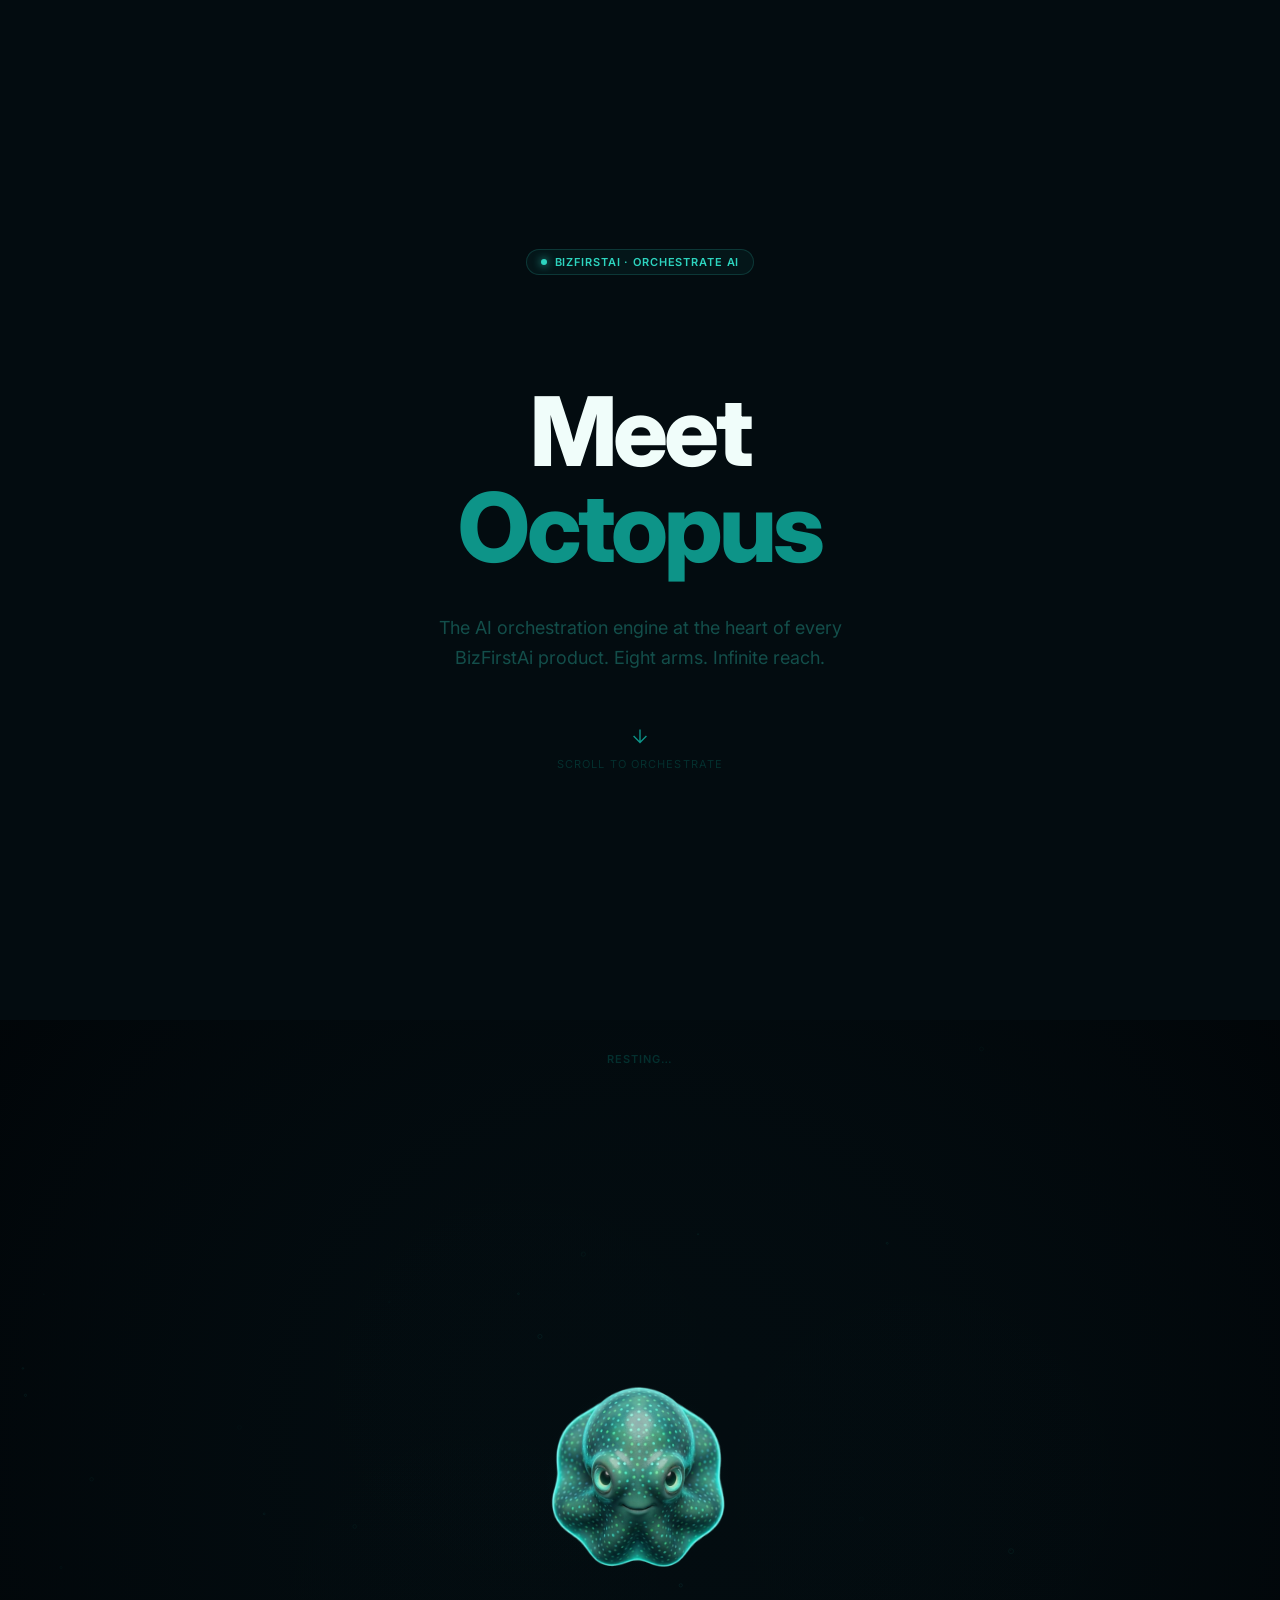
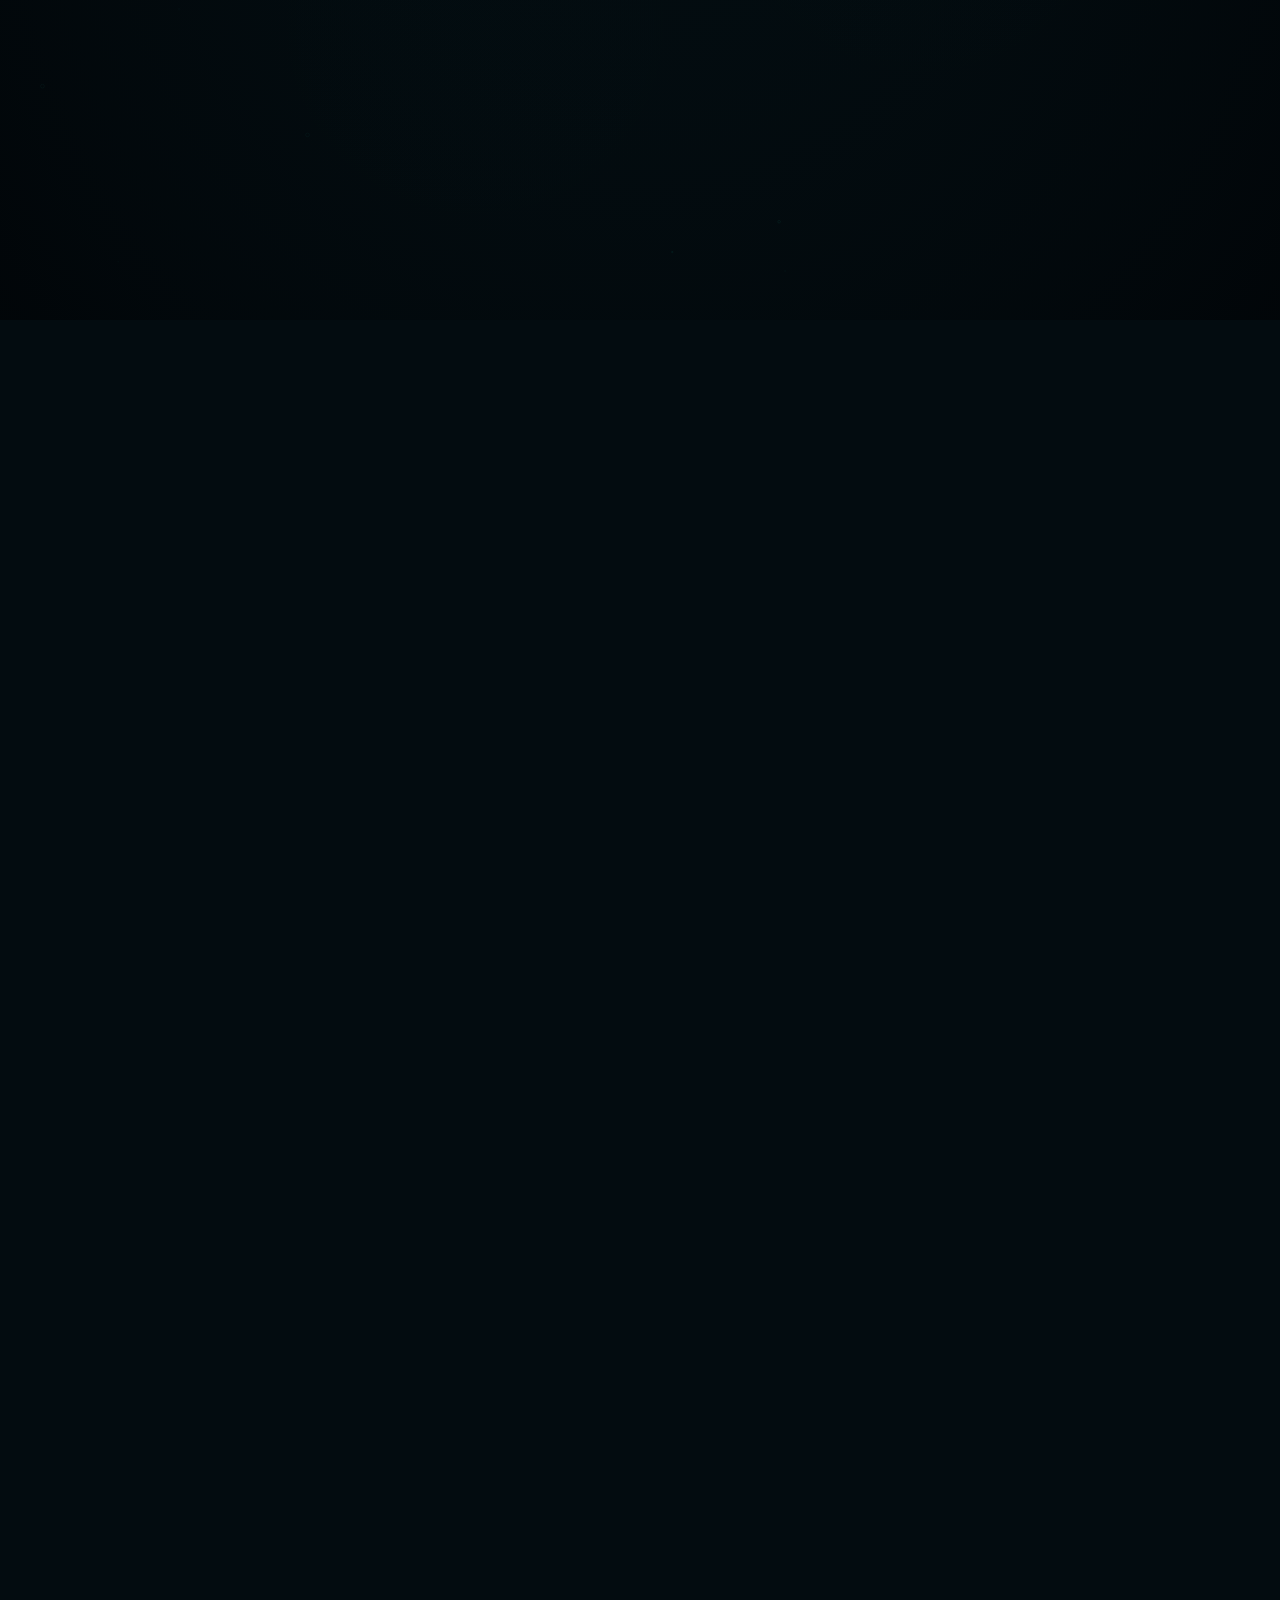
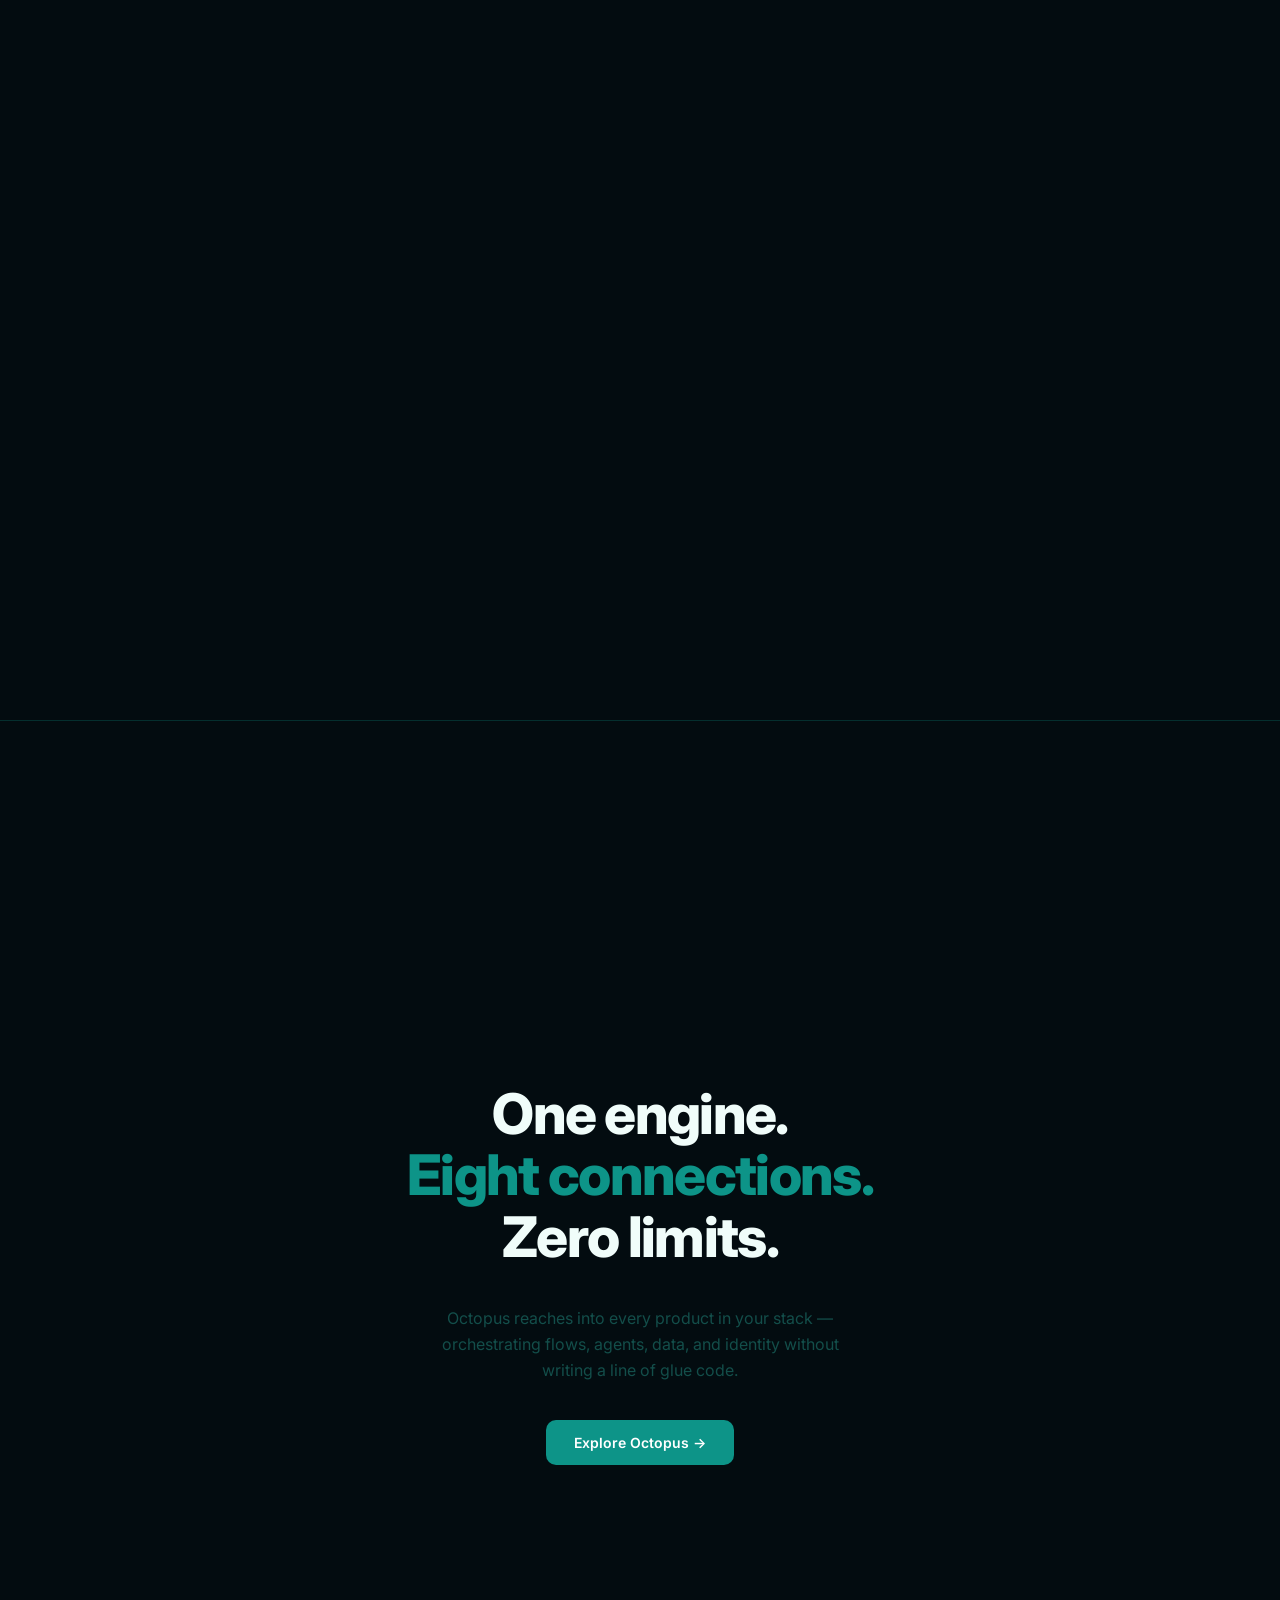
<file: docs/assets/octopus-01-deleted/demo.html>
<!DOCTYPE html>
<html lang="en">
<head>
  <meta charset="UTF-8" />
  <meta name="viewport" content="width=device-width, initial-scale=1.0" />
  <title>Octopus Demo — BizFirstAi</title>

  <!-- ═══════════════════════════════════════════════════════════
       SINGLE LINE TO ADD THE OCTOPUS COMPONENT TO ANY PAGE:
       ═══════════════════════════════════════════════════════════ -->
  <script src="./octopus.js"></script>

</head>
<body style="margin:0;padding:0;background:#030C10;">

  <!-- Drop this tag wherever you want the section to appear -->
  <octopus-stage></octopus-stage>

</body>
</html>
</file>
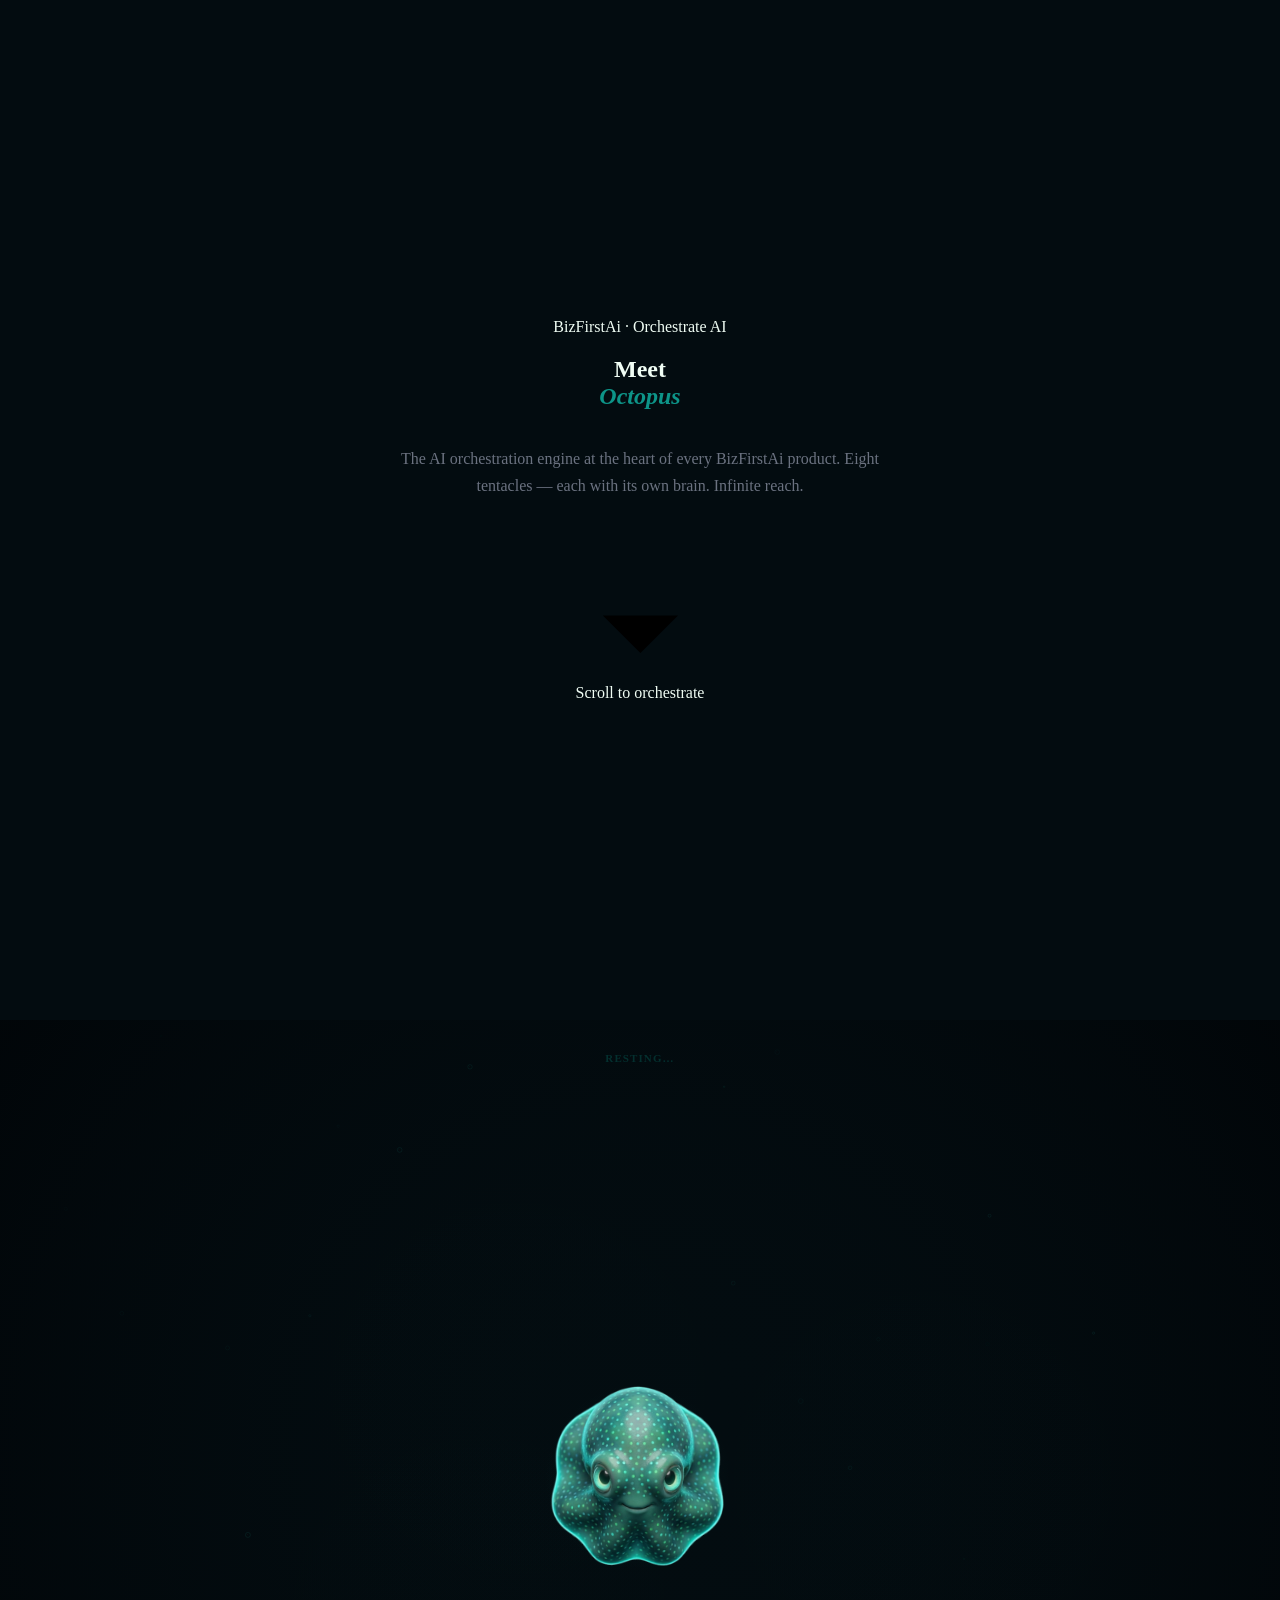
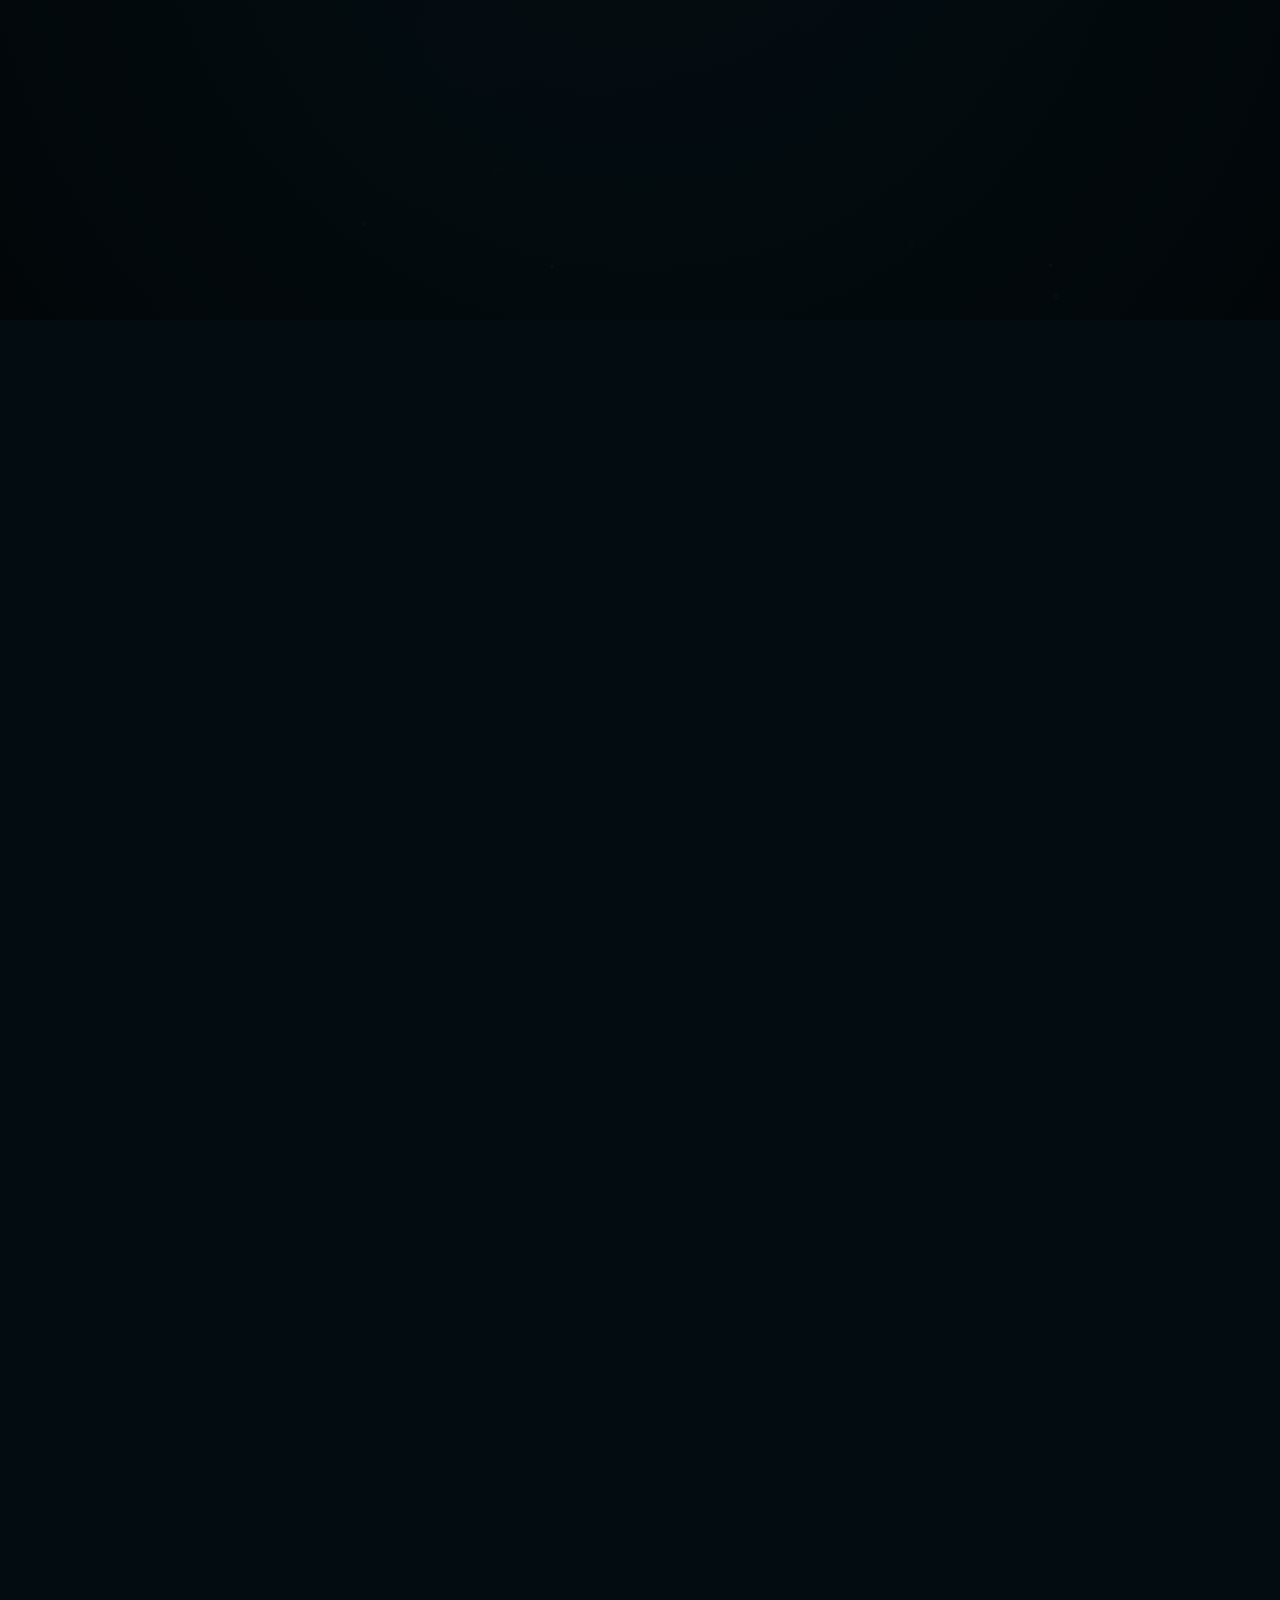
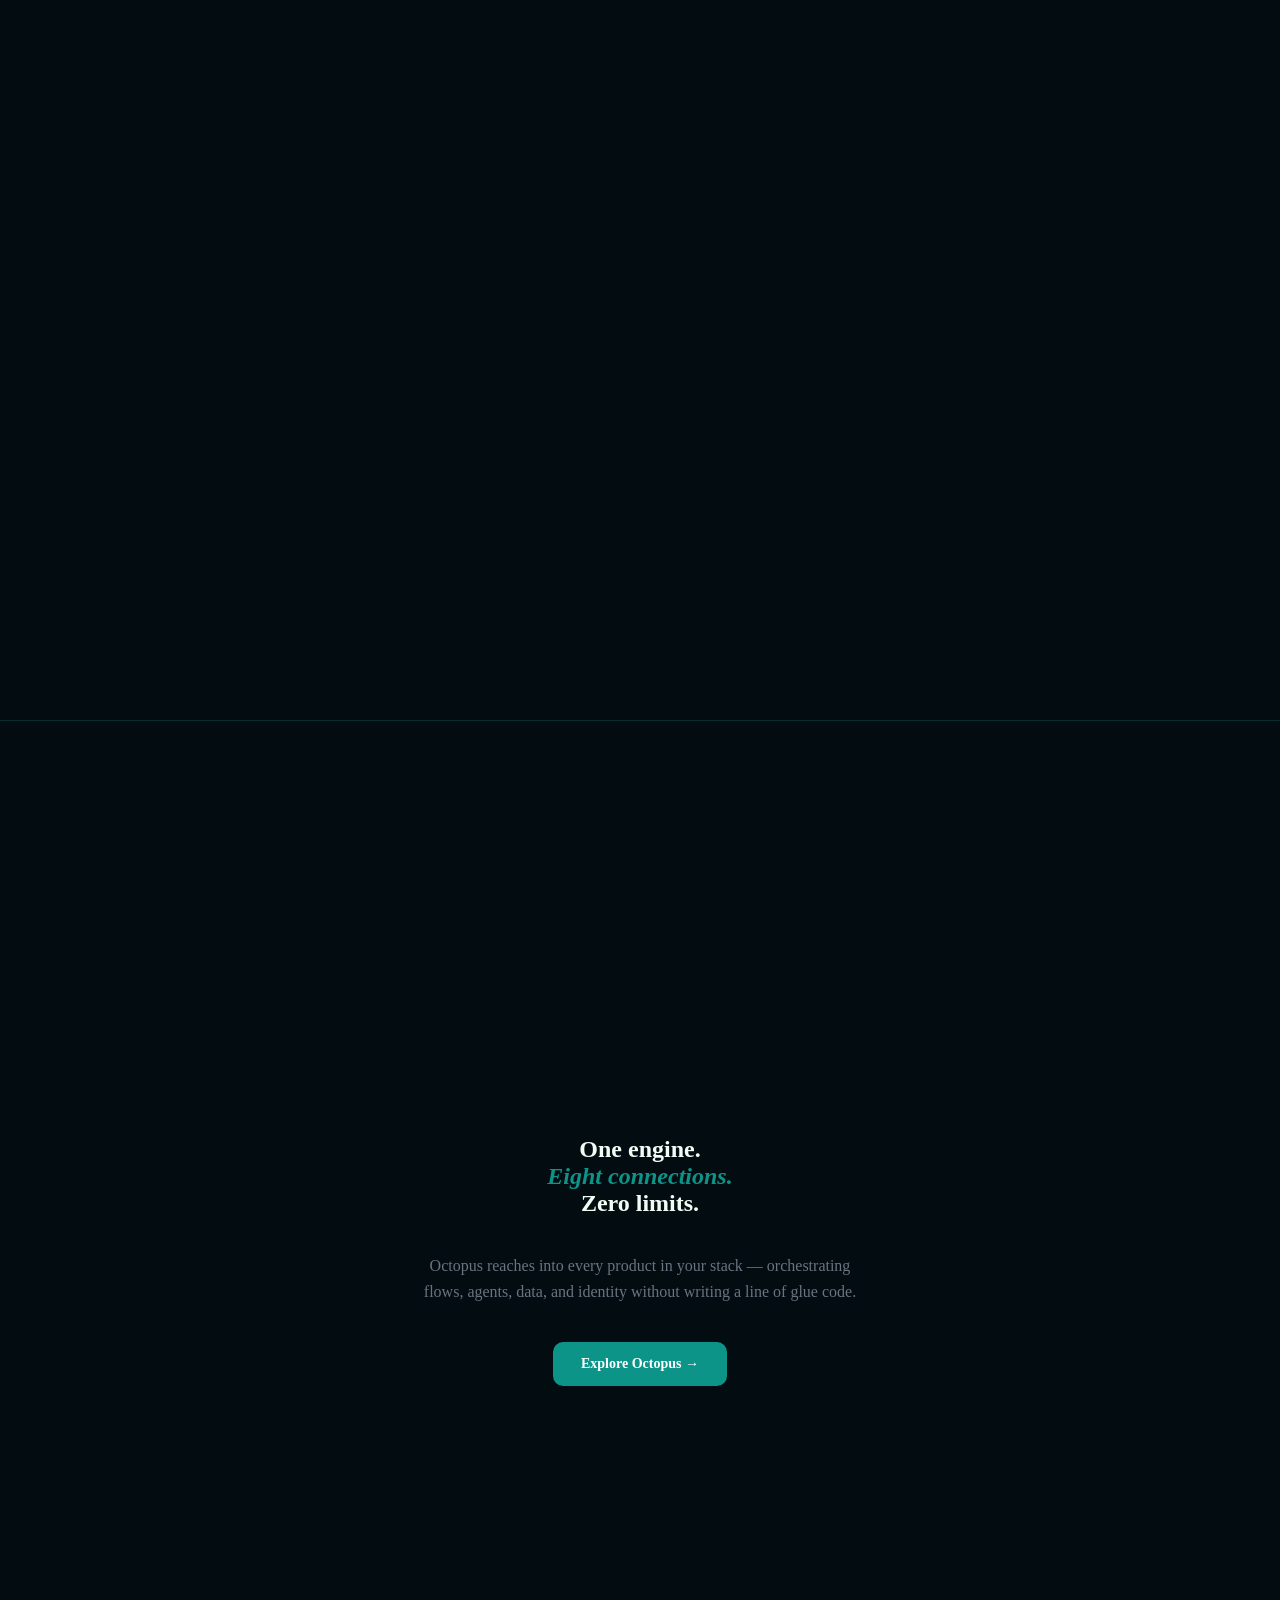
<file: docs/assets/octopus-02-tenacles/demo.html>
<!DOCTYPE html>
<html lang="en">
<head>
  <meta charset="UTF-8" />
  <meta name="viewport" content="width=device-width, initial-scale=1.0" />
  <title>Octopus Stage Demo — BizFirstAi</title>

  <!-- Shared octopus CSS library (variables, animations, base styles) -->
  <link rel="stylesheet" href="../css/octopus/index.css">

  <!-- Component-specific CSS -->
  <link rel="stylesheet" href="./octopus.css">

</head>
<body style="margin:0;padding:0;background:#030C10;">

  <!-- Octopus Stage Component -->
  <octopus-stage></octopus-stage>

  <!-- Load the component (auto-initializes on script load) -->
  <script src="./octopus.js"></script>

</body>
</html>
</file>
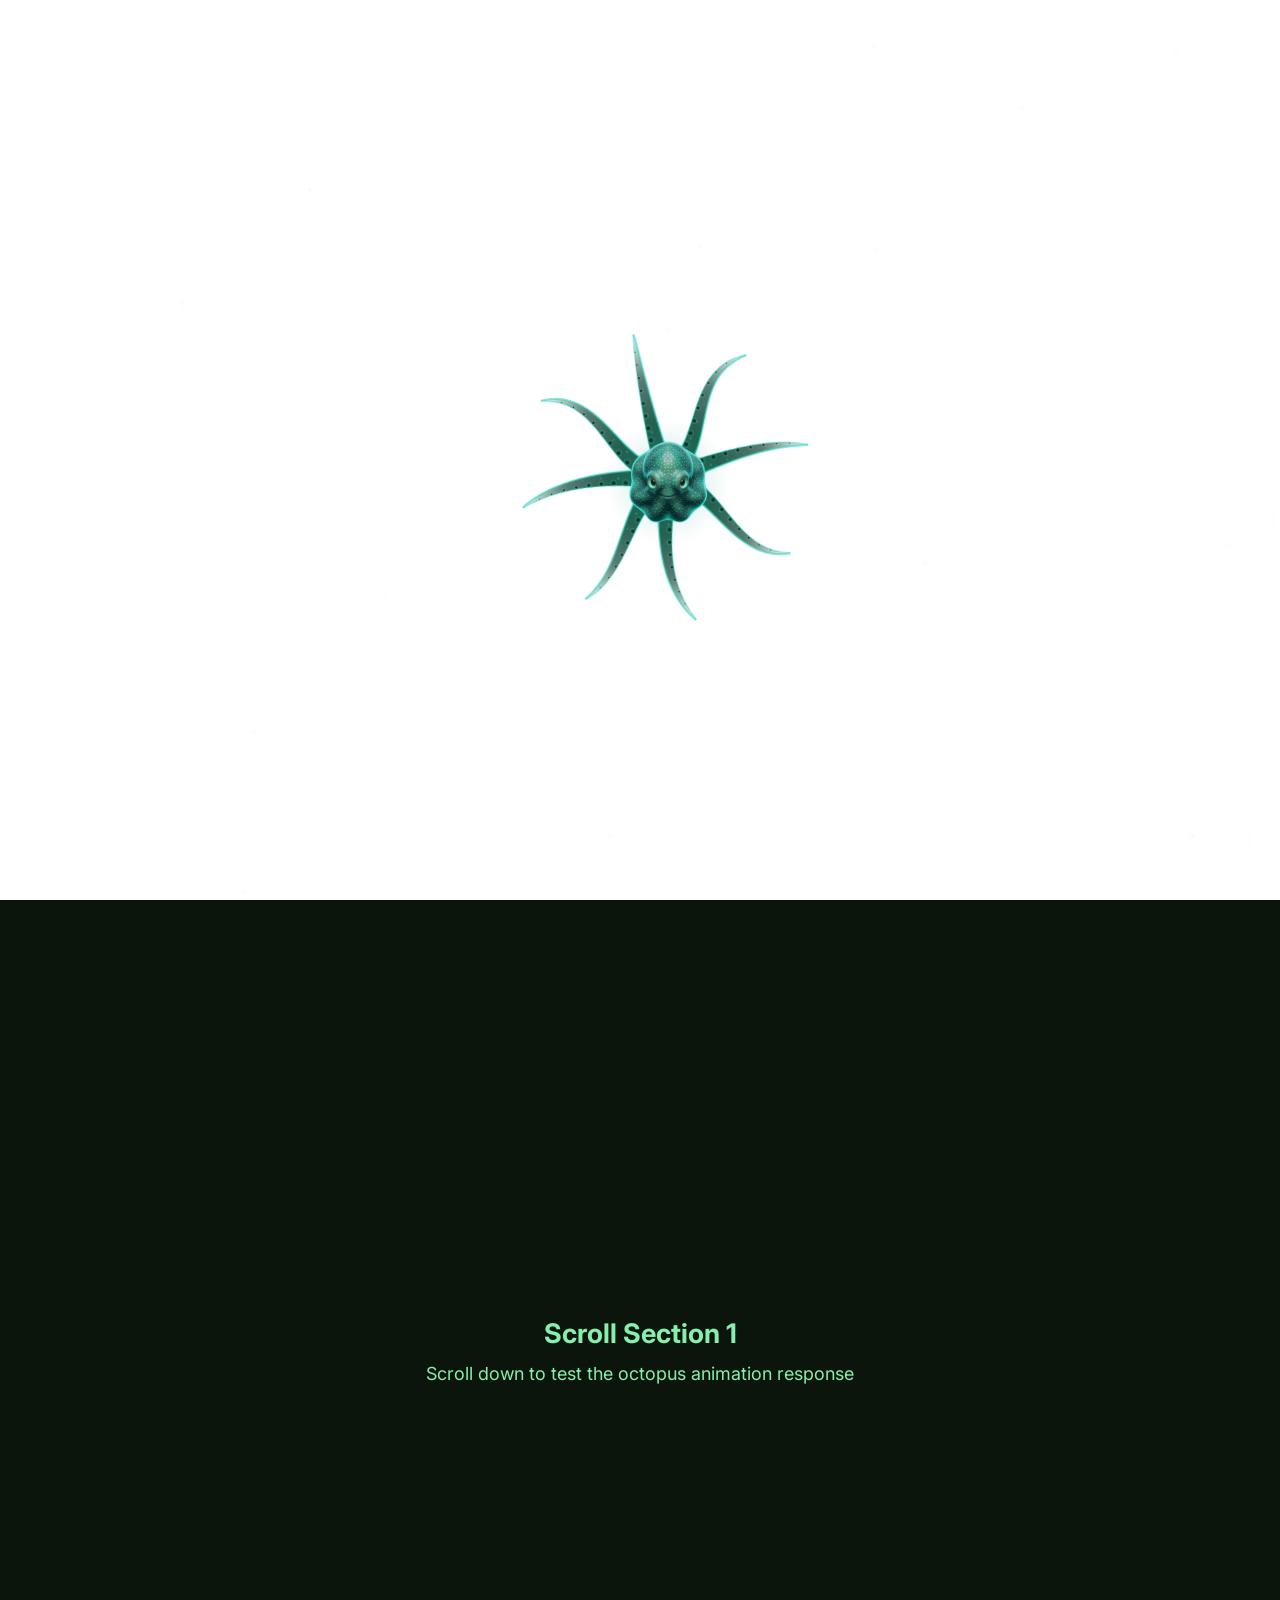
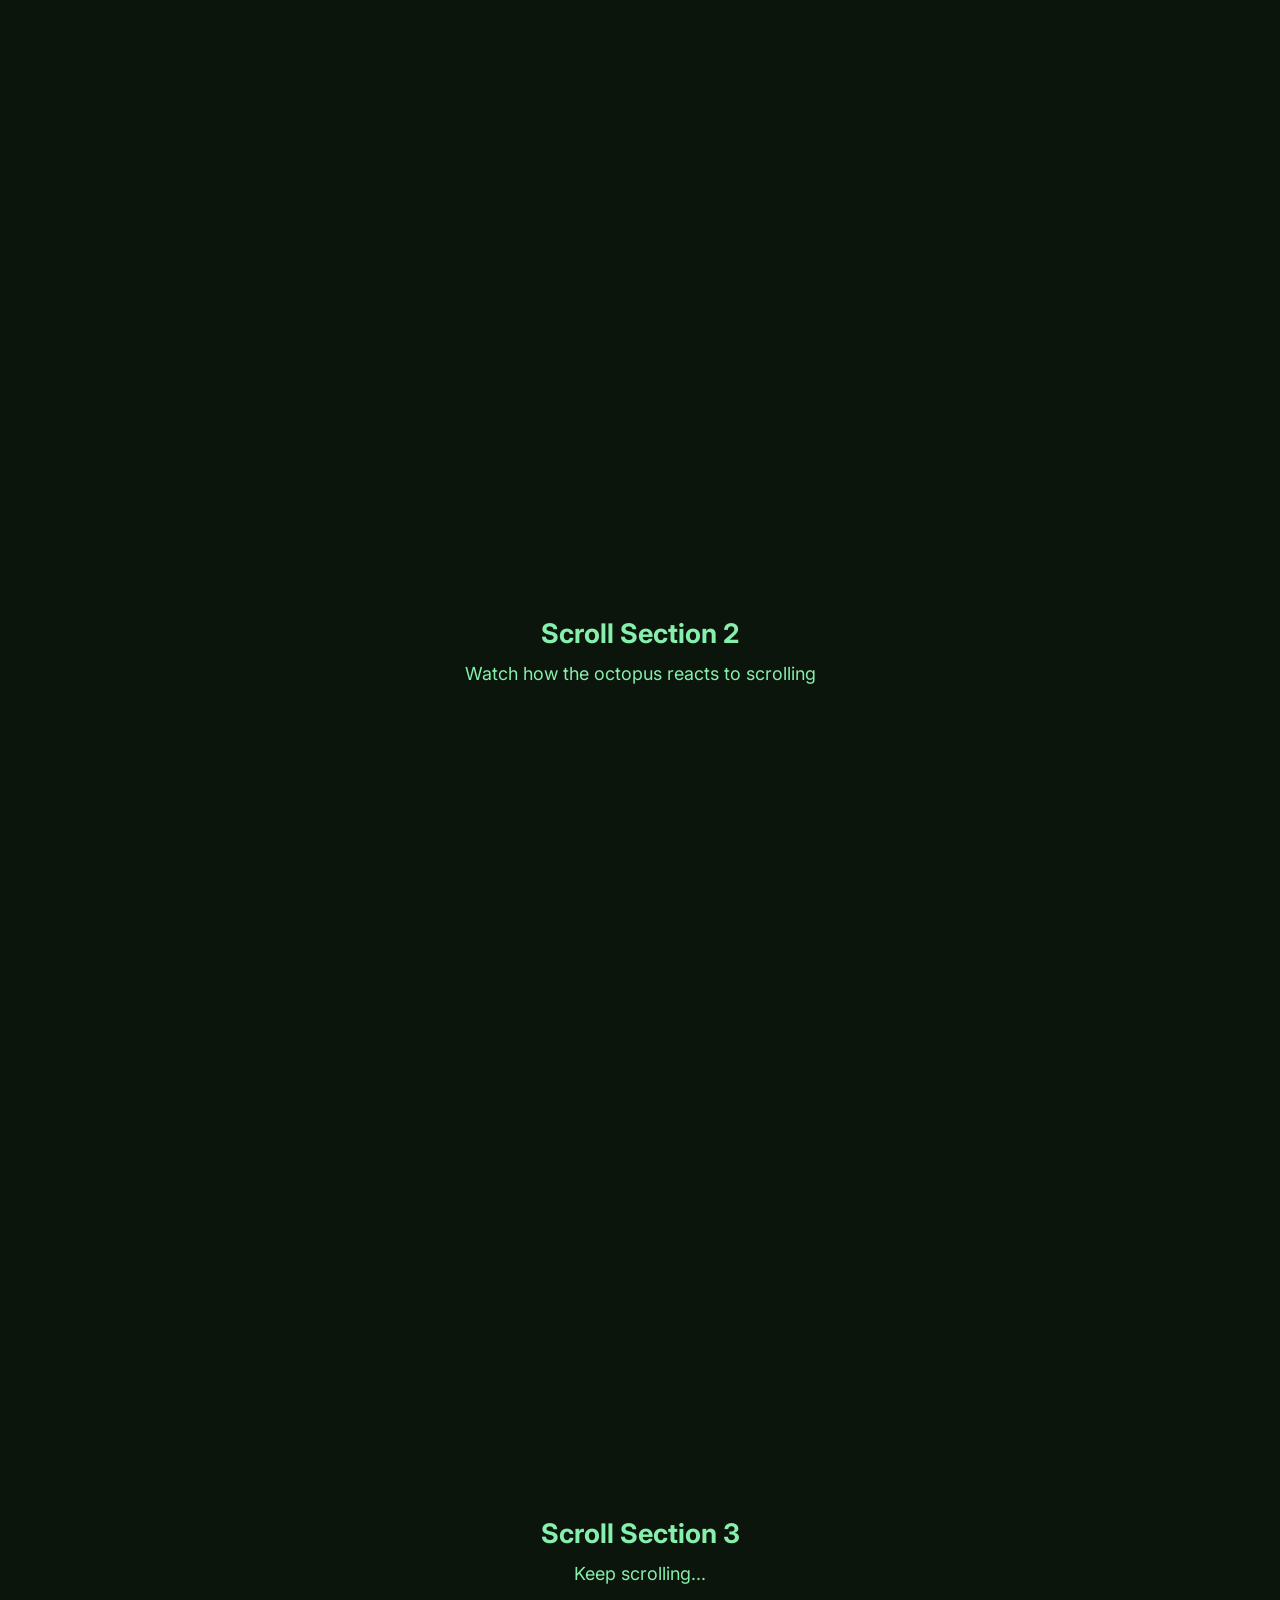
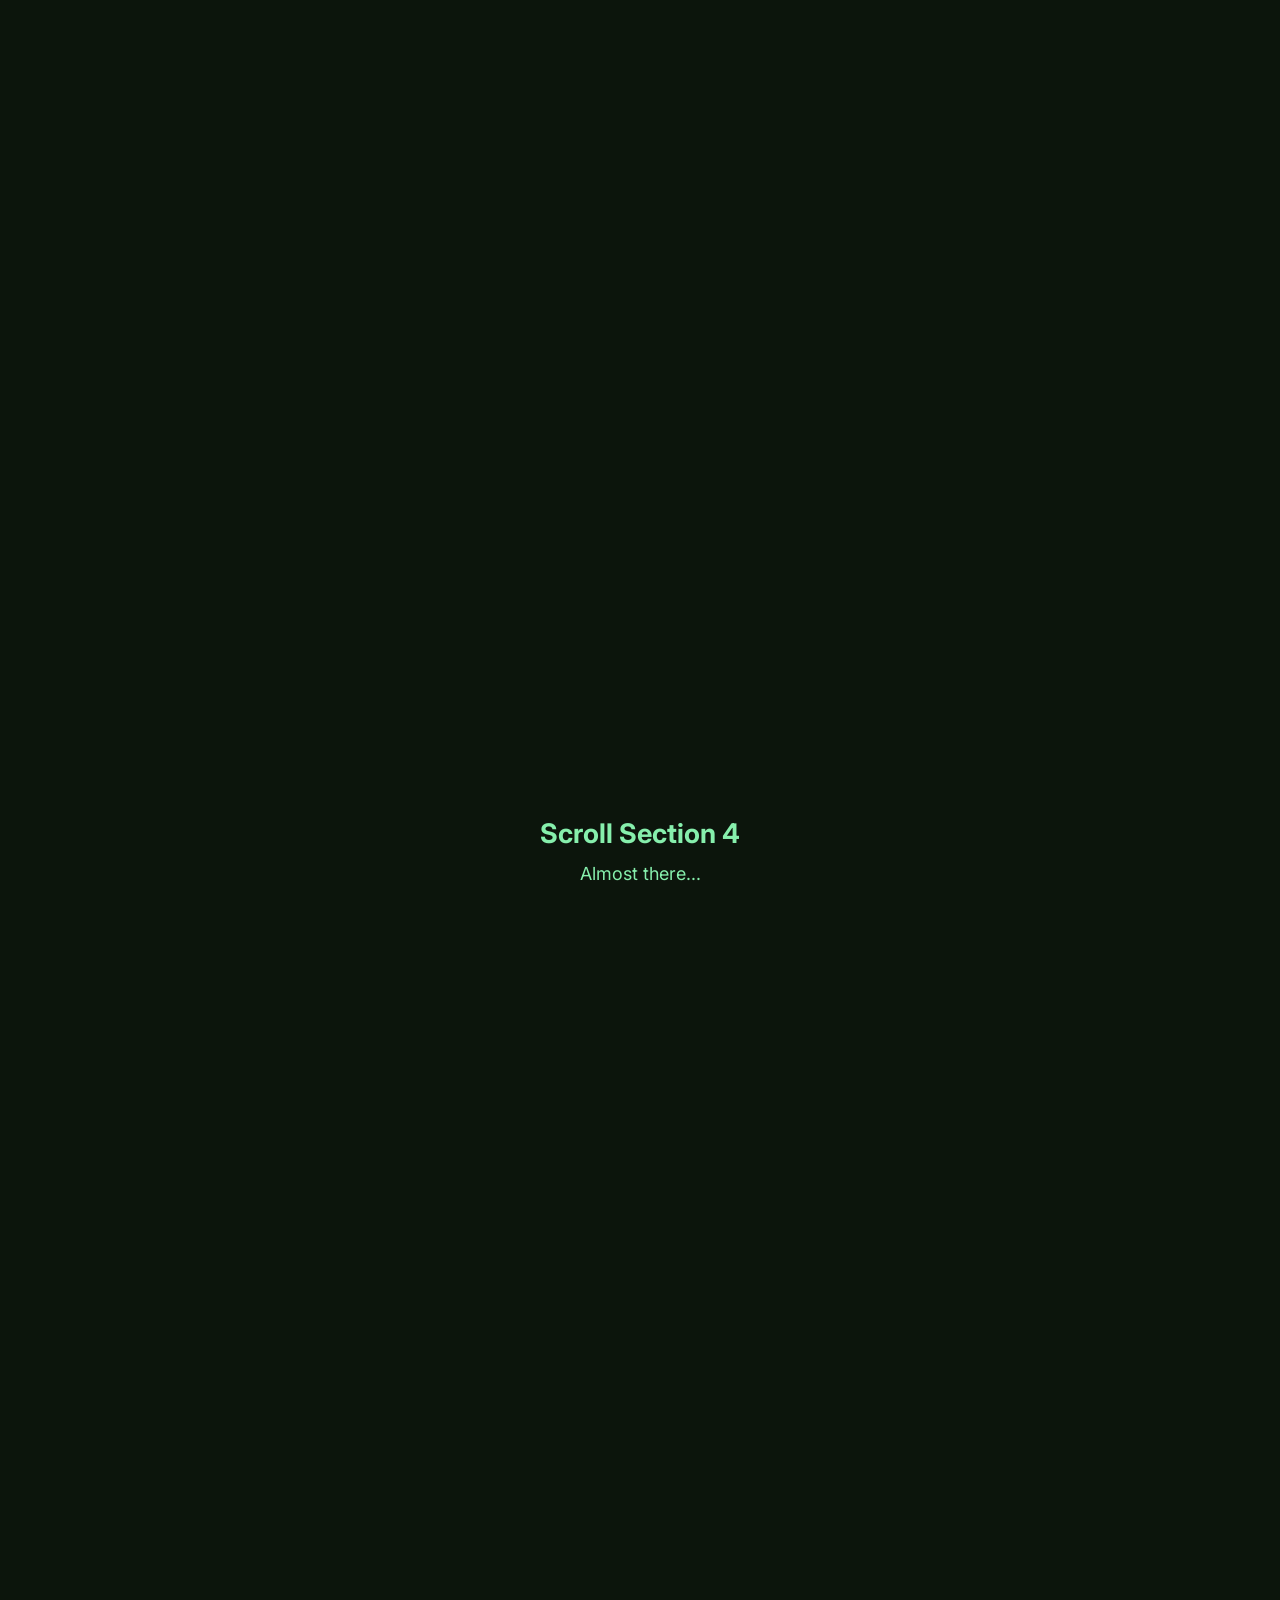
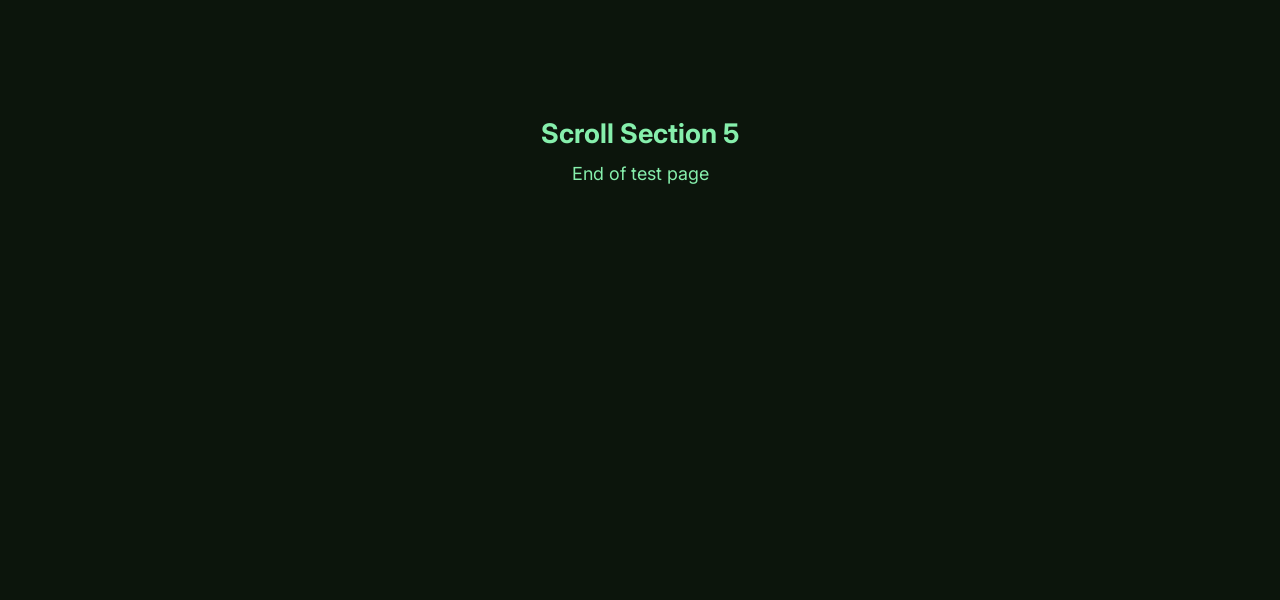
<file: docs/assets/octopus-03-hero/demo.html>
<!DOCTYPE html>
<html lang="en">
<head>
  <meta charset="UTF-8" />
  <meta name="viewport" content="width=device-width, initial-scale=1.0" />
  <title>BizFirstAi — Octopus Hero Test</title>

  <!-- Shared octopus CSS library (variables, animations, base styles) -->
  <link rel="stylesheet" href="../css/octopus/index.css">

  <!-- Component-specific CSS -->
  <link rel="stylesheet" href="./octopus-hero.css">

  <style>
    * { margin: 0; padding: 0; box-sizing: border-box; }
    html { scroll-behavior: smooth; }
    body { font-family: 'Inter', -apple-system, sans-serif; }

    .scroll-test {
      padding: 100px 40px;
      background: #0C150C;
      color: #86EFAC;
      text-align: center;
      font-size: 18px;
      line-height: 1.8;
    }

    .section {
      min-height: 100vh;
      display: flex;
      align-items: center;
      justify-content: center;
    }
  </style>
</head>
<body>

  <!-- Octopus Hero Section -->
  <octopus-hero-section></octopus-hero-section>

  <!-- Scroll Test Sections -->
  <div class="scroll-test section">
    <div>
      <h2>Scroll Section 1</h2>
      <p>Scroll down to test the octopus animation response</p>
    </div>
  </div>

  <div class="scroll-test section">
    <div>
      <h2>Scroll Section 2</h2>
      <p>Watch how the octopus reacts to scrolling</p>
    </div>
  </div>

  <div class="scroll-test section">
    <div>
      <h2>Scroll Section 3</h2>
      <p>Keep scrolling...</p>
    </div>
  </div>

  <div class="scroll-test section">
    <div>
      <h2>Scroll Section 4</h2>
      <p>Almost there...</p>
    </div>
  </div>

  <div class="scroll-test section">
    <div>
      <h2>Scroll Section 5</h2>
      <p>End of test page</p>
    </div>
  </div>

  <!-- Load the octopus-hero component -->
  <script src="./octopus-hero.js"></script>

</body>
</html>
</file>
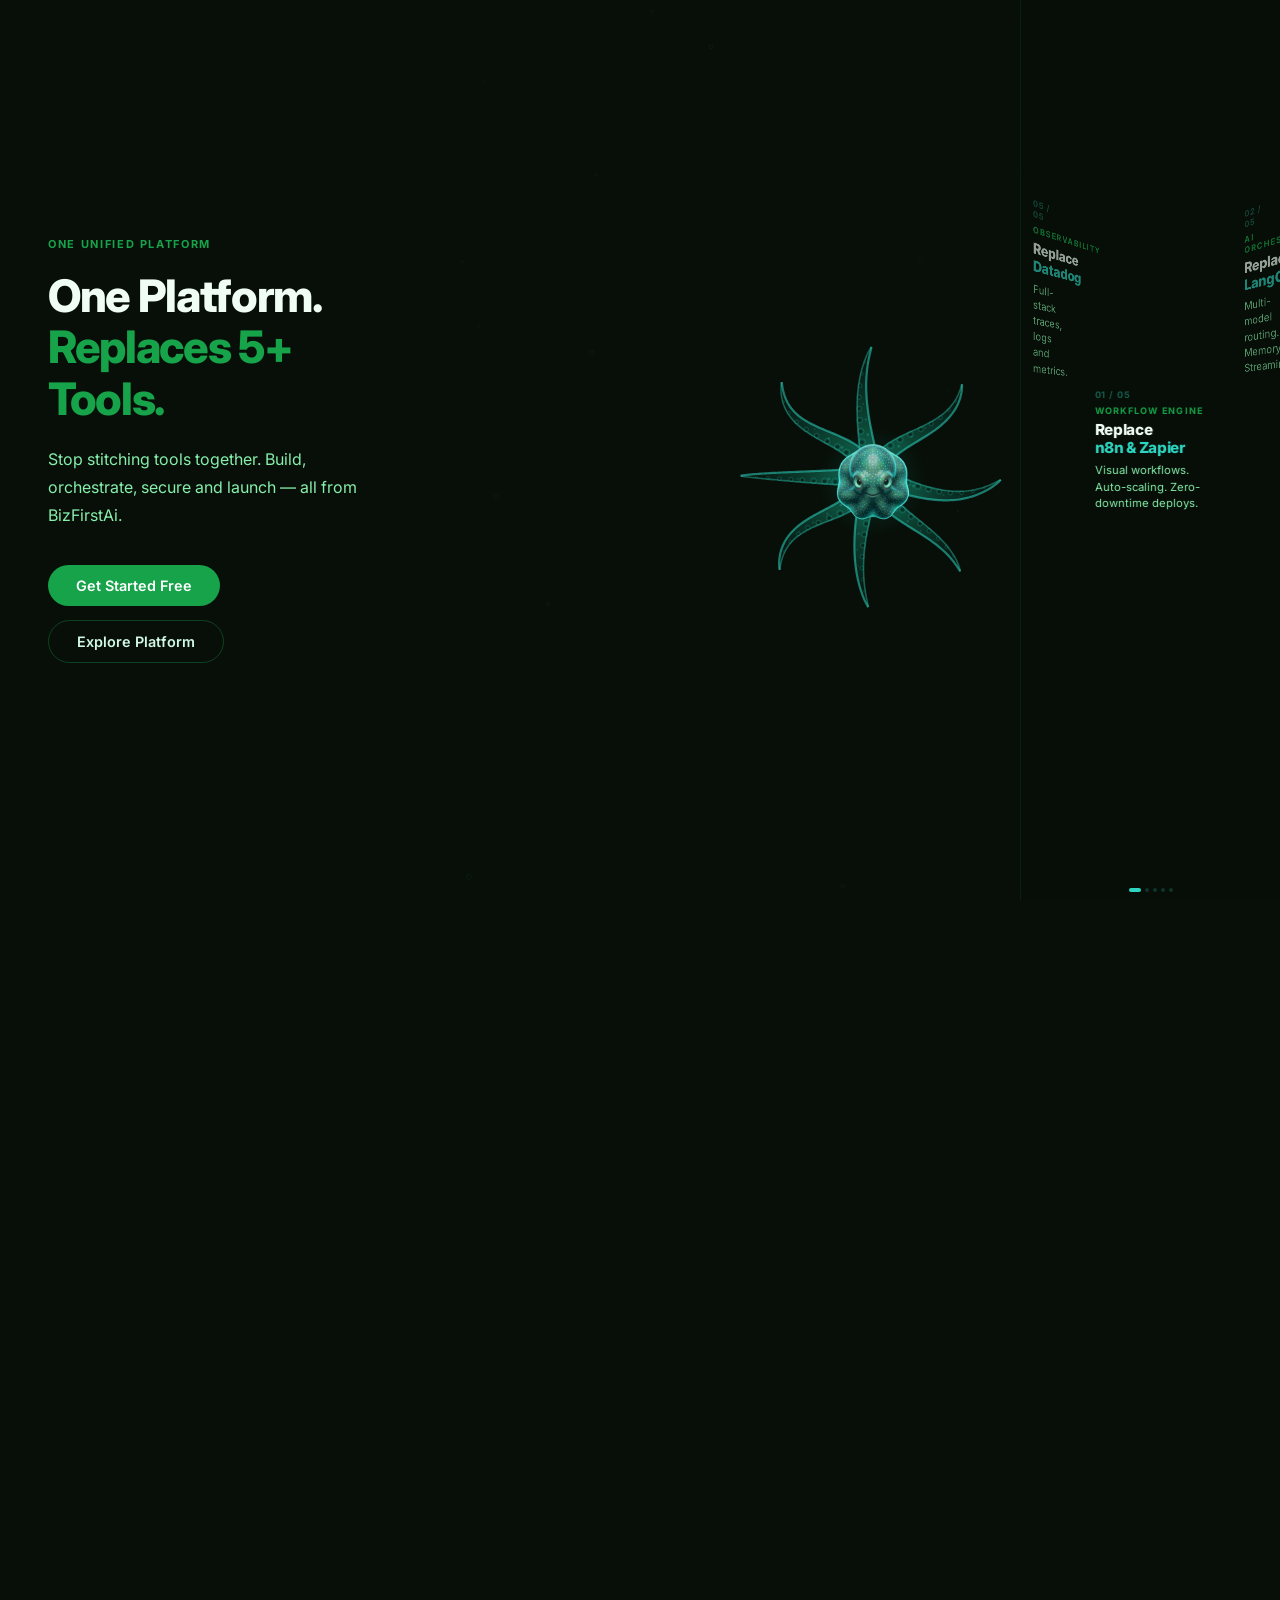
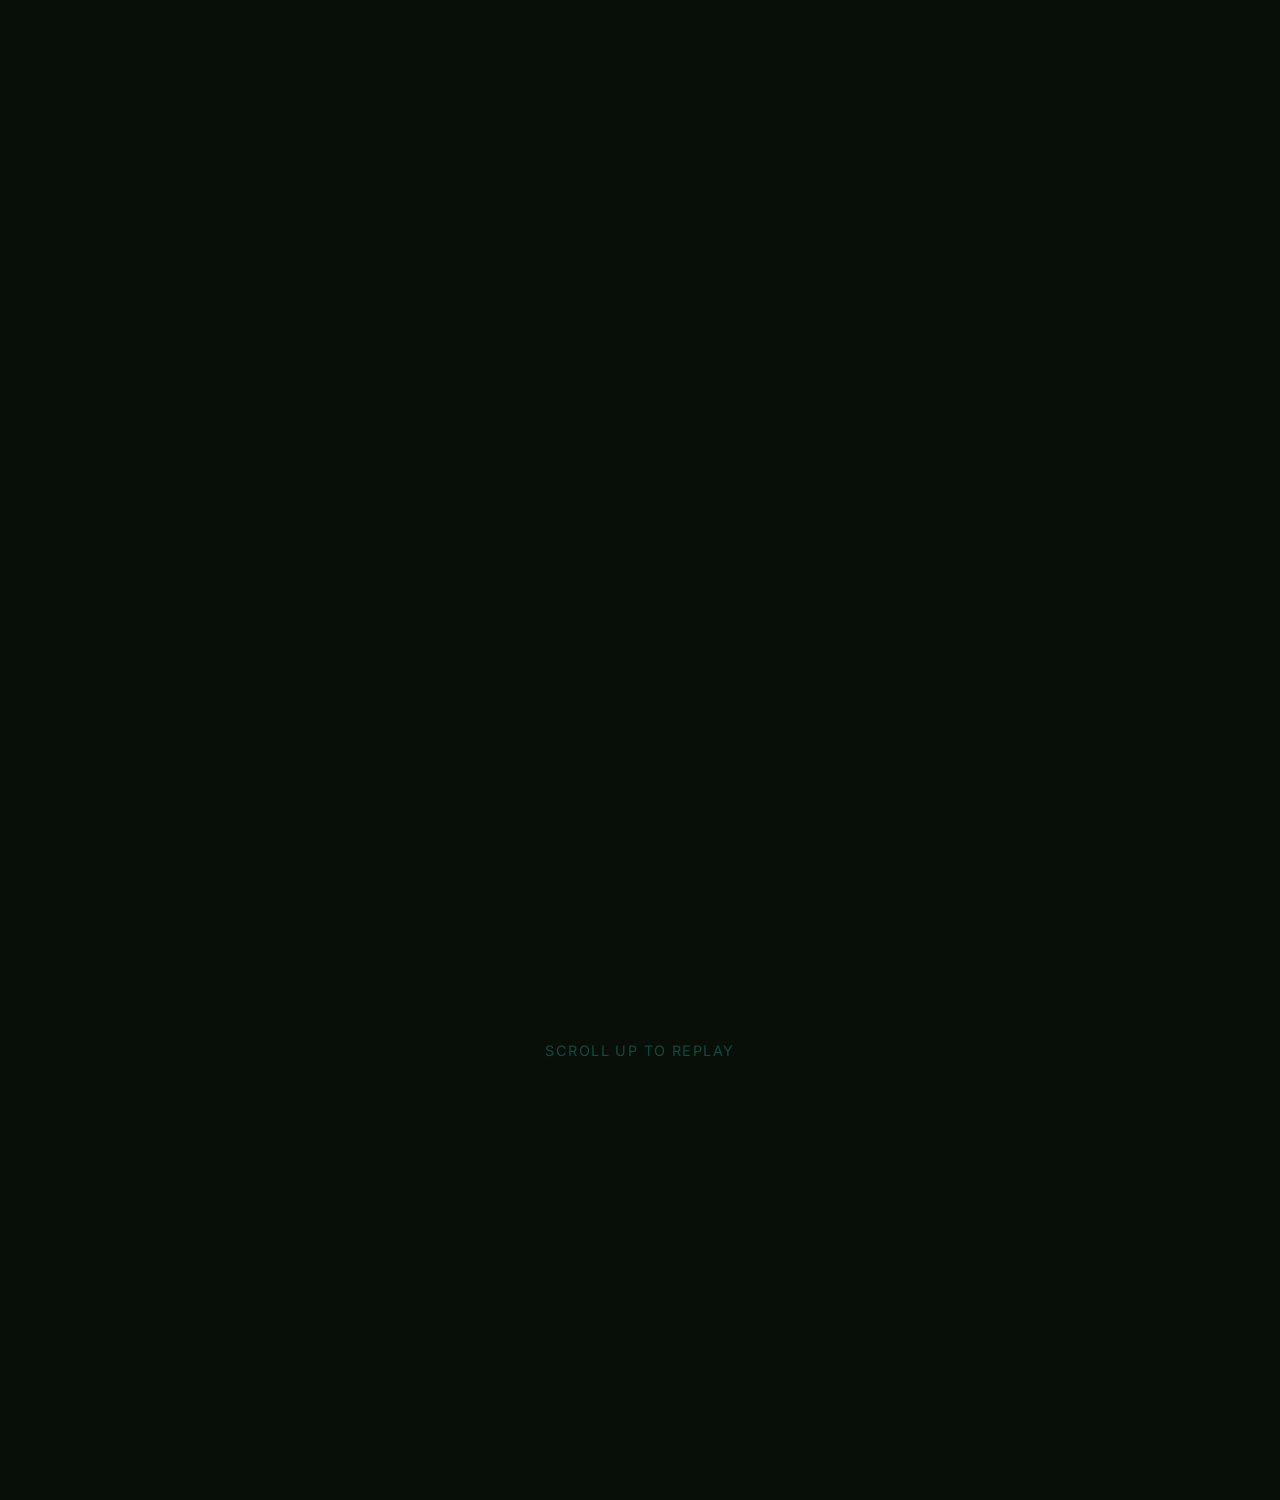
<file: docs/assets/octopus-03-hero/demo2.html>
<!DOCTYPE html>
<html lang="en">
<head>
  <meta charset="UTF-8" />
  <meta name="viewport" content="width=device-width, initial-scale=1.0" />
  <title>BizFirstAi — Octopus Hero Demo 2</title>

  <link rel="stylesheet" href="../css/octopus/index.css">
  <link rel="stylesheet" href="./octopus-hero.css">
  <link rel="stylesheet" href="../slider-content/slider-content.css">

  <style>
    * { margin: 0; padding: 0; box-sizing: border-box; }
    html { scroll-behavior: smooth; }
    body { font-family: 'Inter', -apple-system, sans-serif; background: #080F08; color: #F0FDF4; }

    /* ── Scroll driver — height set by JS ────────────────────── */
    #scrollDriver {
      position: relative;
    }

    /* ── Sticky hero ─────────────────────────────────────────── */
    .hero-sticky {
      position: sticky;
      top: 0;
      height: 100vh;
      display: grid;
      grid-template-columns: 1fr 2fr;
      overflow: hidden;
    }

    /* ── Col 1: Hero content ──── */
    .hero-left {
      display: flex;
      flex-direction: column;
      justify-content: center;
      padding: 80px 48px;
      z-index: 10;
    }

    .hero-eyebrow {
      font-size: 11px;
      font-weight: 700;
      letter-spacing: 0.15em;
      text-transform: uppercase;
      color: #16A34A;
      margin-bottom: 20px;
    }

    .hero-headline {
      font-size: clamp(2rem, 3.5vw, 3.2rem);
      font-weight: 800;
      letter-spacing: -0.03em;
      line-height: 1.15;
      color: #F0FDF4;
      margin-bottom: 20px;
    }

    .hero-headline em {
      font-style: normal;
      color: #16A34A;
    }

    .hero-subhead {
      font-size: 1rem;
      color: #86EFAC;
      line-height: 1.75;
      margin-bottom: 36px;
    }

    .hero-ctas {
      display: flex;
      gap: 14px;
      flex-wrap: wrap;
    }

    .btn-primary {
      padding: 12px 28px;
      background: #16A34A;
      color: #fff;
      border-radius: 9999px;
      font-size: 0.9rem;
      font-weight: 600;
      text-decoration: none;
    }

    .btn-secondary {
      padding: 12px 28px;
      background: transparent;
      color: #D1FAE5;
      border: 1px solid rgba(22, 163, 74, 0.35);
      border-radius: 9999px;
      font-size: 0.9rem;
      font-weight: 600;
      text-decoration: none;
    }

    /* ── Col 2: Octopus + text slider overlay ─────────────────── */
    .hero-right {
      position: relative;
      overflow: hidden;
    }

    /* Octopus fills the right column */
    .hero-right octopus-hero-section {
      position: absolute;
      inset: 0;
    }

    /* Text slider overlaid on the right edge, absolutely */
    .hero-right text-slider {
      position: absolute;
      top: 0;
      right: 0;
      width: 260px;
      height: 100%;
      background: rgba(8, 15, 8, 0.55);
      backdrop-filter: blur(12px);
      border-left: 1px solid rgba(45, 212, 191, 0.08);
      z-index: 20;
    }

    /* ── Spacer below hero ────────────────────────────────────── */
    .section-spacer {
      height: 100vh;
      background: #080F08;
      display: flex;
      align-items: center;
      justify-content: center;
      color: rgba(45, 212, 191, 0.3);
      font-size: 0.9rem;
      letter-spacing: 0.1em;
    }
  </style>
</head>
<body>

  <!-- Tall scroll driver: height = (slides × 100 + 100)vh, set by JS -->
  <div id="scrollDriver">
    <div class="hero-sticky">

      <!-- Col 1: Hero content -->
      <div class="hero-left">
        <p class="hero-eyebrow">One Unified Platform</p>
        <h1 class="hero-headline">One Platform.<br><em>Replaces 5+ Tools.</em></h1>
        <p class="hero-subhead">Stop stitching tools together. Build, orchestrate, secure and launch — all from BizFirstAi.</p>
        <div class="hero-ctas">
          <a href="#" class="btn-primary">Get Started Free</a>
          <a href="#" class="btn-secondary">Explore Platform</a>
        </div>
      </div>

      <!-- Col 2: Octopus animation + text slider overlay -->
      <div class="hero-right">
        <!-- Octopus — purely the animation, no page content -->
        <octopus-hero-section></octopus-hero-section>

        <!-- Text slider — independent component, scroll-driven -->
        <text-slider scroll-driver="scrollDriver">

          <div class="ts-slide">
            <span class="ts-number">01 / 05</span>
            <span class="ts-label">Workflow Engine</span>
            <h3 class="ts-title">Replace<br><em>n8n & Zapier</em></h3>
            <p class="ts-desc">Visual workflows. Auto-scaling. Zero-downtime deploys.</p>
          </div>

          <div class="ts-slide">
            <span class="ts-number">02 / 05</span>
            <span class="ts-label">AI Orchestration</span>
            <h3 class="ts-title">Replace<br><em>LangChain</em></h3>
            <p class="ts-desc">Multi-model routing. Memory. Streaming.</p>
          </div>

          <div class="ts-slide">
            <span class="ts-number">03 / 05</span>
            <span class="ts-label">Identity Platform</span>
            <h3 class="ts-title">Replace<br><em>Auth0 & Okta</em></h3>
            <p class="ts-desc">SSO, SAML, RBAC. SOC2 compliant.</p>
          </div>

          <div class="ts-slide">
            <span class="ts-number">04 / 05</span>
            <span class="ts-label">Integration Hub</span>
            <h3 class="ts-title">Replace<br><em>MuleSoft</em></h3>
            <p class="ts-desc">1000+ connectors. Real-time webhooks.</p>
          </div>

          <div class="ts-slide">
            <span class="ts-number">05 / 05</span>
            <span class="ts-label">Observability</span>
            <h3 class="ts-title">Replace<br><em>Datadog</em></h3>
            <p class="ts-desc">Full-stack traces, logs and metrics.</p>
          </div>

        </text-slider>
      </div>

    </div>
  </div>

  <div class="section-spacer">SCROLL UP TO REPLAY</div>

  <script src="./octopus-hero.js"></script>
  <script src="../slider-content/slider-content.js"></script>

  <script>
    // Set scroll driver height: one viewport per slide + 1 extra viewport
    const SLIDES = document.querySelectorAll('.ts-slide').length;
    document.getElementById('scrollDriver').style.height = (SLIDES * 100 + 100) + 'vh';
  </script>

</body>
</html>
</file>
<file: docs/assets/css/octopus/index.css>
/*
 * Octopus Components — Shared CSS Library
 * =========================================
 *
 * Import this file in your octopus component to get all shared styles:
 *
 *   <link rel="stylesheet" href="./assets/css/octopus/index.css">
 *
 * Includes:
 * 1. octopus-variables.css — CSS custom properties and theme variables
 * 2. octopus-animations.css — Shared animations and keyframes
 * 3. octopus-base.css — Base styles for all octopus components
 *
 * Then include component-specific CSS after this:
 *   <link rel="stylesheet" href="./octopus-02-tenacles/octopus.css">
 *   <link rel="stylesheet" href="./octopus-03-hero/octopus-hero.css">
 */

/* Import all shared CSS modules */
@import url('./octopus-variables.css');
@import url('./octopus-animations.css');
@import url('./octopus-base.css');

/*
 * =========================================
 * Usage in HTML
 * =========================================
 *
 * Standard setup:
 *
 *   <head>
 *     <!-- Shared octopus CSS library -->
 *     <link rel="stylesheet" href="./assets/css/octopus/index.css">
 *
 *     <!-- Component-specific CSS -->
 *     <link rel="stylesheet" href="./assets/octopus-02-tenacles/octopus.css">
 *   </head>
 *   <body>
 *     <octopus-stage></octopus-stage>
 *     <script src="./assets/octopus-02-tenacles/octopus.js"></script>
 *   </body>
 *
 * =========================================
 * Customization
 * =========================================
 *
 * Override variables in your CSS:
 *
 *   :root {
 *     --oct-primary: #YOUR_COLOR;
 *     --oct-text: #YOUR_TEXT_COLOR;
 *   }
 *
 * Add your own styles after importing:
 *
 *   <link rel="stylesheet" href="./assets/css/octopus/index.css">
 *   <link rel="stylesheet" href="./your-custom-styles.css">
 *
 * =========================================
 * Component Specific Overrides
 * =========================================
 *
 * Each component CSS can override shared styles:
 *
 *   octopus-hero-section .oct-progress {
 *     background: var(--oct-green);  /* Use different color */
 *   }
 */
</file>
<file: docs/assets/octopus-02-tenacles/octopus.css>
/*
 * octopus.css — octopus-02-tenacles Component Styles
 * Scoped to <octopus-stage> custom element.
 *
 * This file contains ONLY component-specific styles.
 * Shared styles are in C:\CoWork\WebSite\src\assets\css\octopus\
 *
 * To use: Include shared library first, then this file
 *   <link rel="stylesheet" href="./assets/css/octopus/index.css">
 *   <link rel="stylesheet" href="./octopus-02-tenacles/octopus.css">
 */

/* ── Host element (component-specific) ──────────────────────── */
octopus-stage {
  display: block;
}

/* ── Sticky canvas section (unique to this component) ─────────── */
octopus-stage .oct-sticky-outer {
  position: relative;
  height: 500vh;
}

octopus-stage .oct-sticky-stage {
  position: sticky;
  top: 0;
  height: 100vh;
  overflow: hidden;
  background: #030C10;
}

octopus-stage canvas.oct-canvas {
  position: absolute;
  inset: 0;
  display: block;
  background: #030C10;
}

/* ── Stage status label ────────────────────────────────────────── */
octopus-stage .oct-stage-label {
  position: absolute;
  top: 32px;
  left: 50%;
  transform: translateX(-50%);
  font-size: 11px;
  font-weight: 600;
  letter-spacing: .1em;
  text-transform: uppercase;
  color: var(--oct-vdimmed);
  z-index: 2;
  pointer-events: none;
  transition: color .4s;
}

/* ── Product labels overlay ────────────────────────────────────── */
octopus-stage .oct-plabels {
  position: absolute;
  inset: 0;
  z-index: 2;
  pointer-events: none;
}

octopus-stage .oct-plabel {
  position: absolute;
  transform: translate(-50%, -50%) scale(.82);
  text-align: center;
  opacity: 0;
  transition: opacity .55s ease, transform .55s ease;
}

octopus-stage .oct-plabel.on {
  opacity: 1;
  transform: translate(-50%, -50%) scale(1);
}

octopus-stage .oct-plabel__name {
  font-size: 13px;
  font-weight: 700;
  color: var(--oct-teal-bright);
  letter-spacing: .01em;
  white-space: nowrap;
}

octopus-stage .oct-plabel__tag {
  font-size: 10px;
  color: var(--oct-dimmed);
  white-space: nowrap;
  margin-top: 2px;
}

/* ── Outro section (component-specific) ────────────────────────── */
octopus-stage .oct-outro {
  min-height: 100vh;
  display: flex;
  flex-direction: column;
  align-items: center;
  justify-content: center;
  text-align: center;
  padding: 80px 32px;
  background: var(--oct-bg);
  color: var(--oct-text);
  border-top: 1px solid var(--oct-vdimmed);
}

octopus-stage .oct-outro h2 {
  margin-bottom: 20px;
}

octopus-stage .oct-outro h2 em {
  color: var(--oct-teal);
}

octopus-stage .oct-outro p {
  color: var(--oct-dimmed);
  font-size: 16px;
  max-width: 440px;
  line-height: 1.65;
  margin-bottom: 36px;
}

octopus-stage .oct-outro-btn {
  display: inline-flex;
  align-items: center;
  gap: 8px;
  padding: 14px 28px;
  font-size: 14px;
  font-weight: 600;
  color: #fff;
  background: var(--oct-teal);
  border: none;
  border-radius: 10px;
  cursor: pointer;
  text-decoration: none;
  transition: background .2s, box-shadow .2s;
}

octopus-stage .oct-outro-btn:hover {
  background: #0F766E;
  box-shadow: 0 0 28px var(--oct-teal-glow);
}

/* ── Intro section (component-specific) ────────────────────────── */
octopus-stage .oct-intro {
  min-height: 100vh;
  display: flex;
  flex-direction: column;
  align-items: center;
  justify-content: center;
  text-align: center;
  padding: 60px 32px;
  background: var(--oct-bg);
  color: var(--oct-text);
}

octopus-stage .oct-intro h1 {
  margin-bottom: 20px;
  color: var(--oct-text);
}

octopus-stage .oct-intro h1 em {
  color: var(--oct-teal);
}

octopus-stage .oct-intro p {
  color: var(--oct-dimmed);
  max-width: 480px;
  line-height: 1.65;
  margin-bottom: 52px;
}
</file>
<file: docs/assets/octopus-03-hero/octopus-hero.css>
/*
 * octopus-hero.css — octopus-03-hero Component Styles
 * Scoped to <octopus-hero-section> custom element.
 *
 * This file contains ONLY component-specific styles.
 * Shared styles are in C:\CoWork\WebSite\src\assets\css\octopus\
 *
 * To use: Include shared library first, then this file
 *   <link rel="stylesheet" href="./assets/css/octopus/index.css">
 *   <link rel="stylesheet" href="./octopus-03-hero/octopus-hero.css">
 */

/* ── Host element (component-specific) ──────────────────────── */
octopus-hero-section {
  display: block;
  position: relative;
  width: 100%;
  height: 100%;
  min-height: 100vh;
}

/* ── Background container (unique to this component) ─────────── */
/* Background is intentionally transparent — set it on the host page */
octopus-hero-section .oct-background {
  position: absolute;
  top: 0;
  left: 0;
  right: 0;
  bottom: 0;
  z-index: 0;
  background: transparent;
  pointer-events: none;
}

/* ── Header / Nav (component-specific) ─────────────────────── */
octopus-hero-section .oct-header {
  position: fixed;
  top: 0; left: 0; right: 0;
  height: 68px;
  z-index: 100;
  display: flex;
  align-items: center;
  padding: 0 32px;
  background: rgba(8,15,8,0.72);
  backdrop-filter: blur(16px);
  border-bottom: 1px solid rgba(22,163,74,0.15);
  transition: background .2s ease;
}

octopus-hero-section .oct-header__inner {
  max-width: 1280px;
  width: 100%;
  margin: 0 auto;
  display: flex;
  align-items: center;
}

octopus-hero-section .oct-logo {
  display: flex;
  align-items: center;
  gap: 8px;
  text-decoration: none;
  flex-shrink: 0;
  margin-right: 40px;
}

octopus-hero-section .oct-logo__mark {
  width: 30px;
  height: 30px;
  background: var(--oct-green);
  border-radius: 7px;
  display: flex;
  align-items: center;
  justify-content: center;
  box-shadow: 0 0 14px var(--oct-green-glow);
}

octopus-hero-section .oct-logo__name {
  font-size: 17px;
  font-weight: 700;
  letter-spacing: -0.4px;
  color: var(--oct-text);
}

/* ── Hero section 1 (component-specific) ──────────────────── */
octopus-hero-section .oct-section-1 {
  position: relative;
  height: 100vh;
  display: grid;
  grid-template-columns: 1fr 1fr;
  overflow: hidden;
  background: var(--oct-bg);
}

octopus-hero-section .oct-section-1__left {
  position: relative;
  display: flex;
  flex-direction: column;
  align-items: center;
  justify-content: center;
  padding: 60px 40px;
  z-index: 10;
}

octopus-hero-section .oct-section-1__right {
  position: relative;
  overflow: hidden;
  background: var(--oct-bg);
}

octopus-hero-section .oct-canvas-container {
  position: absolute;
  inset: 0;
  width: 100%;
  height: 100%;
}

octopus-hero-section canvas {
  width: 100%;
  height: 100%;
}

octopus-hero-section .oct-hero-content {
  position: relative;
  z-index: 20;
  text-align: left;
  max-width: 480px;
}

octopus-hero-section .oct-hero__headline {
  font-size: clamp(42px, 6vw, 64px);
  font-weight: 800;
  letter-spacing: -0.04em;
  line-height: 1.15;
  margin-bottom: 20px;
  color: var(--oct-text);
}

octopus-hero-section .oct-hero__subheading {
  font-size: clamp(16px, 2vw, 18px);
  color: var(--oct-dimmed);
  line-height: 1.6;
  margin-bottom: 40px;
  opacity: 0;
  transition: opacity .8s ease;
}

octopus-hero-section .oct-hero__subheading.show {
  opacity: 1;
}

octopus-hero-section .oct-hero__cta {
  display: inline-flex;
  align-items: center;
  gap: 8px;
  padding: 14px 28px;
  font-size: 14px;
  font-weight: 600;
  color: #fff;
  background: var(--oct-green);
  border: none;
  border-radius: 10px;
  cursor: pointer;
  text-decoration: none;
  transition: background .2s, box-shadow .2s;
}

octopus-hero-section .oct-hero__cta:hover {
  background: #15803D;
  box-shadow: 0 0 28px var(--oct-green-glow);
}

/* ── Transition section (section 2) ────────────────────────── */
octopus-hero-section .oct-section-2 {
  position: relative;
  height: 100vh;
  display: grid;
  grid-template-columns: 1fr 1fr;
  align-items: center;
  background: var(--oct-bg);
  overflow: hidden;
}

octopus-hero-section .oct-section-2__left {
  position: relative;
  height: 100%;
  overflow: hidden;
}

octopus-hero-section .oct-section-2__right {
  display: flex;
  flex-direction: column;
  justify-content: center;
  padding: 60px 40px;
  z-index: 10;
}

octopus-hero-section .oct-section-2__title {
  font-size: 42px;
  font-weight: 800;
  letter-spacing: -0.03em;
  line-height: 1.2;
  margin-bottom: 20px;
  color: var(--oct-text);
  opacity: 0;
  transform: translateX(20px);
  transition: opacity .8s ease, transform .8s ease;
}

octopus-hero-section .oct-section-2__title.show {
  opacity: 1;
  transform: translateX(0);
}

octopus-hero-section .oct-section-2__text {
  font-size: 16px;
  color: var(--oct-dimmed);
  line-height: 1.7;
  margin-bottom: 30px;
  opacity: 0;
  transform: translateX(20px);
  transition: opacity .8s ease .2s, transform .8s ease .2s;
}

octopus-hero-section .oct-section-2__text.show {
  opacity: 1;
  transform: translateX(0);
}

octopus-hero-section .oct-cta {
  display: inline-flex;
  align-items: center;
  gap: 8px;
  padding: 14px 28px;
  font-size: 14px;
  font-weight: 600;
  color: #fff;
  background: var(--oct-green);
  border: none;
  border-radius: 10px;
  cursor: pointer;
  text-decoration: none;
  width: fit-content;
  opacity: 0;
  transform: translateX(20px);
  transition: opacity .8s ease .4s, transform .8s ease .4s, background .2s, box-shadow .2s;
}

octopus-hero-section .oct-cta.show {
  opacity: 1;
  transform: translateX(0);
}

octopus-hero-section .oct-cta:hover {
  background: #15803D;
  box-shadow: 0 0 28px var(--oct-green-glow);
}

/* ── Content sections (3+) (component-specific) ────────────── */
octopus-hero-section .oct-section {
  padding: 100px 32px;
  max-width: 1280px;
  margin: 0 auto;
}

octopus-hero-section .oct-section--two-col {
  display: grid;
  grid-template-columns: 1fr 1fr;
  align-items: center;
  gap: 80px;
  max-width: 100%;
  padding: 120px 80px;
  position: relative;
  background-size: cover;
  background-position: center;
}

/* Aquatic themed backgrounds for each section */
octopus-hero-section .oct-section--1 {
  background: linear-gradient(135deg, rgba(13, 148, 136, 0.08) 0%, rgba(45, 212, 191, 0.05) 100%);
}

octopus-hero-section .oct-section--2 {
  background: linear-gradient(135deg, rgba(22, 163, 74, 0.08) 0%, rgba(13, 148, 136, 0.05) 100%);
}

octopus-hero-section .oct-section--3 {
  background: linear-gradient(135deg, rgba(45, 212, 191, 0.08) 0%, rgba(22, 163, 74, 0.05) 100%);
}

octopus-hero-section .oct-section__content {
  padding: 60px;
  border-radius: 16px;
  background: rgba(8, 15, 8, 0.6);
  backdrop-filter: blur(12px);
  border: 1px solid rgba(45, 212, 191, 0.15);
  box-shadow: 0 8px 32px rgba(13, 148, 136, 0.1);
}

octopus-hero-section .oct-section__left {
  display: flex;
  flex-direction: column;
  justify-content: center;
  align-items: center;
}

octopus-hero-section .oct-section__right {
  display: flex;
  align-items: center;
  justify-content: center;
  flex-direction: column;
}

octopus-hero-section .oct-section__title {
  font-size: 48px;
  font-weight: 800;
  letter-spacing: -0.03em;
  margin-bottom: 20px;
  text-align: left;
  color: var(--oct-text);
}

octopus-hero-section .oct-section--two-col .oct-section__title {
  text-align: left;
  font-size: 42px;
  margin-bottom: 20px;
}

octopus-hero-section .oct-section__title em {
  font-style: normal;
  color: var(--oct-green);
}

octopus-hero-section .oct-section__text {
  font-size: 16px;
  color: var(--oct-dimmed);
  line-height: 1.7;
  max-width: 640px;
  margin: 0 auto 60px;
  text-align: center;
}

octopus-hero-section .oct-section--two-col .oct-section__text {
  text-align: left;
  margin: 0 0 40px 0;
}

octopus-hero-section .oct-grid {
  display: grid;
  grid-template-columns: repeat(auto-fit, minmax(280px, 1fr));
  gap: 32px;
  margin-top: 60px;
}

octopus-hero-section .oct-section--two-col .oct-grid {
  grid-template-columns: repeat(2, 1fr);
  margin-top: 30px;
  gap: 24px;
}

octopus-hero-section .oct-card {
  background: rgba(22,163,74,0.08);
  border: 1px solid rgba(22,163,74,0.15);
  border-radius: 12px;
  padding: 32px;
  transition: background .2s, border-color .2s, box-shadow .2s;
}

octopus-hero-section .oct-card:hover {
  background: rgba(22,163,74,0.12);
  border-color: rgba(22,163,74,0.25);
  box-shadow: 0 0 20px var(--oct-green-glow);
}

octopus-hero-section .oct-card__title {
  font-size: 18px;
  font-weight: 700;
  color: var(--oct-text);
  margin-bottom: 12px;
}

octopus-hero-section .oct-card__text {
  font-size: 14px;
  color: var(--oct-dimmed);
  line-height: 1.6;
}

/* ── Placeholder image ────────────────────────────────────── */
octopus-hero-section .oct-placeholder {
  width: 100%;
  height: 400px;
  background: linear-gradient(135deg, rgba(22,163,74,0.15), rgba(22,163,74,0.05));
  border: 2px dashed rgba(22,163,74,0.3);
  border-radius: 12px;
  display: flex;
  align-items: center;
  justify-content: center;
  color: var(--oct-dimmed);
  font-size: 14px;
  margin: 60px 0;
}

octopus-hero-section .oct-placeholder img {
  max-width: 100%;
  height: 100%;
  object-fit: cover;
  border-radius: 10px;
}

/* ── Section images ────────────────────────────────────────── */
octopus-hero-section .oct-section__image {
  width: 100%;
  height: auto;
  max-width: 900px;
  display: block;
  margin: 0 auto 60px;
  border-radius: 12px;
  box-shadow: 0 10px 40px rgba(22,163,74,0.15);
}

octopus-hero-section .oct-section--two-col .oct-section__image {
  max-width: 100%;
  width: 100%;
  margin: 0;
  border-radius: 16px;
  box-shadow: 0 20px 60px rgba(13, 148, 136, 0.2);
  transition: transform 0.3s ease, box-shadow 0.3s ease;
}

octopus-hero-section .oct-section--two-col .oct-section__image:hover {
  transform: translateY(-8px);
  box-shadow: 0 30px 80px rgba(13, 148, 136, 0.3);
}

/* Animation GIF styling */
octopus-hero-section .oct-section__animation {
  width: 100%;
  max-width: 500px;
  height: auto;
  margin-top: 40px;
  border-radius: 12px;
  box-shadow: 0 12px 40px rgba(13, 148, 136, 0.15);
  display: block;
}

/* ── Footer (component-specific) ──────────────────────────── */
octopus-hero-section .oct-footer {
  padding: 60px 32px;
  border-top: 1px solid rgba(22,163,74,0.15);
  text-align: center;
  color: var(--oct-dimmed);
  font-size: 14px;
}
</file>
<file: docs/assets/slider-content/slider-content.css>
/*
 * slider-content.css — TextSlider Component (3D Carousel)
 * ─────────────────────────────────────────────────────────────────
 * Circular 3-card carousel: prev · active · next
 * Side cards rotate 45° on Y-axis and are clipped by the container.
 *
 * Usage:
 *   <link rel="stylesheet" href="./assets/slider-content/slider-content.css">
 */

/* ── Host element ──────────────────────────────────────────────── */
text-slider {
  display: block;
  position: relative;
  overflow: hidden;           /* clips side cards — nothing shows behind */
}

/* ── Progress bar (bottom, horizontal) ───────────────────────── */
.ts-progress {
  position: absolute;
  bottom: 0;
  left: 0;
  width: 0%;
  height: 2px;
  background: linear-gradient(to right, #16A34A, #2DD4BF);
  transition: width 0.4s ease;
  z-index: 10;
}

/* ── 3D perspective track ─────────────────────────────────────── */
.ts-track {
  position: relative;
  width: 100%;
  height: 100%;
  perspective: 560px;
  perspective-origin: 50% 50%;
}

/* ── Base slide state (hidden) ────────────────────────────────── */
.ts-slide {
  position: absolute;
  top: 8%;
  height: 84%;
  padding: 12px 14px;
  display: flex;
  flex-direction: column;
  justify-content: center;
  opacity: 0;
  pointer-events: none;
  backface-visibility: hidden;
  transition:
    transform  0.55s cubic-bezier(0.4, 0, 0.2, 1),
    opacity    0.55s ease,
    width      0.55s ease,
    left       0.55s ease,
    right      0.55s ease;
}

/* ── Left card: own lane on the left, rotates from left edge ──── */
.ts-slide--prev {
  width: 22%;
  left: 0;
  right: auto;
  opacity: 0.6;
  pointer-events: auto;
  cursor: pointer;
  transform-origin: left center;
  transform: translateY(-22%) rotateY(45deg);
}

/* ── Center card: own lane in the middle, front-facing ────────── */
.ts-slide--active {
  width: 54%;
  left: 50%;
  right: auto;
  opacity: 1;
  pointer-events: auto;
  transform: translateX(-50%) rotateY(0deg);
}

/* ── Right card: own lane on the right, rotates from right edge ── */
.ts-slide--next {
  width: 22%;
  right: 0;
  left: auto;
  opacity: 0.6;
  pointer-events: auto;
  cursor: pointer;
  transform-origin: right center;
  transform: translateY(-22%) rotateY(-45deg);
}

/* ── Slide content ─────────────────────────────────────────────── */
.ts-label {
  display: block;
  font-size: 9px;
  font-weight: 700;
  letter-spacing: 0.14em;
  text-transform: uppercase;
  color: #16A34A;
  margin-bottom: 5px;
}

.ts-title {
  font-size: 0.95rem;
  font-weight: 800;
  letter-spacing: -0.02em;
  line-height: 1.2;
  color: #F0FDF4;
  margin: 0 0 5px;
}

.ts-title em {
  font-style: normal;
  color: #2DD4BF;
}

.ts-desc {
  font-size: 0.7rem;
  color: #86EFAC;
  line-height: 1.45;
  margin: 0;
}

.ts-number {
  display: block;
  font-size: 9px;
  font-weight: 700;
  letter-spacing: 0.1em;
  color: rgba(45, 212, 191, 0.4);
  margin-bottom: 5px;
}

/* ── Dot indicators ────────────────────────────────────────────── */
.ts-dots {
  position: absolute;
  bottom: 8px;
  left: 50%;
  transform: translateX(-50%);
  display: flex;
  gap: 4px;
  z-index: 10;
}

.ts-dot {
  width: 4px;
  height: 4px;
  border-radius: 9999px;
  background: rgba(45, 212, 191, 0.2);
  cursor: pointer;
  transition: background 0.3s ease, width 0.3s ease;
}

.ts-dot--active {
  background: #2DD4BF;
  width: 12px;
}

/* ── Optional border variant ──────────────────────────────────── */
text-slider.ts-bordered {
  border-left: 1px solid rgba(45, 212, 191, 0.08);
}
</file>
